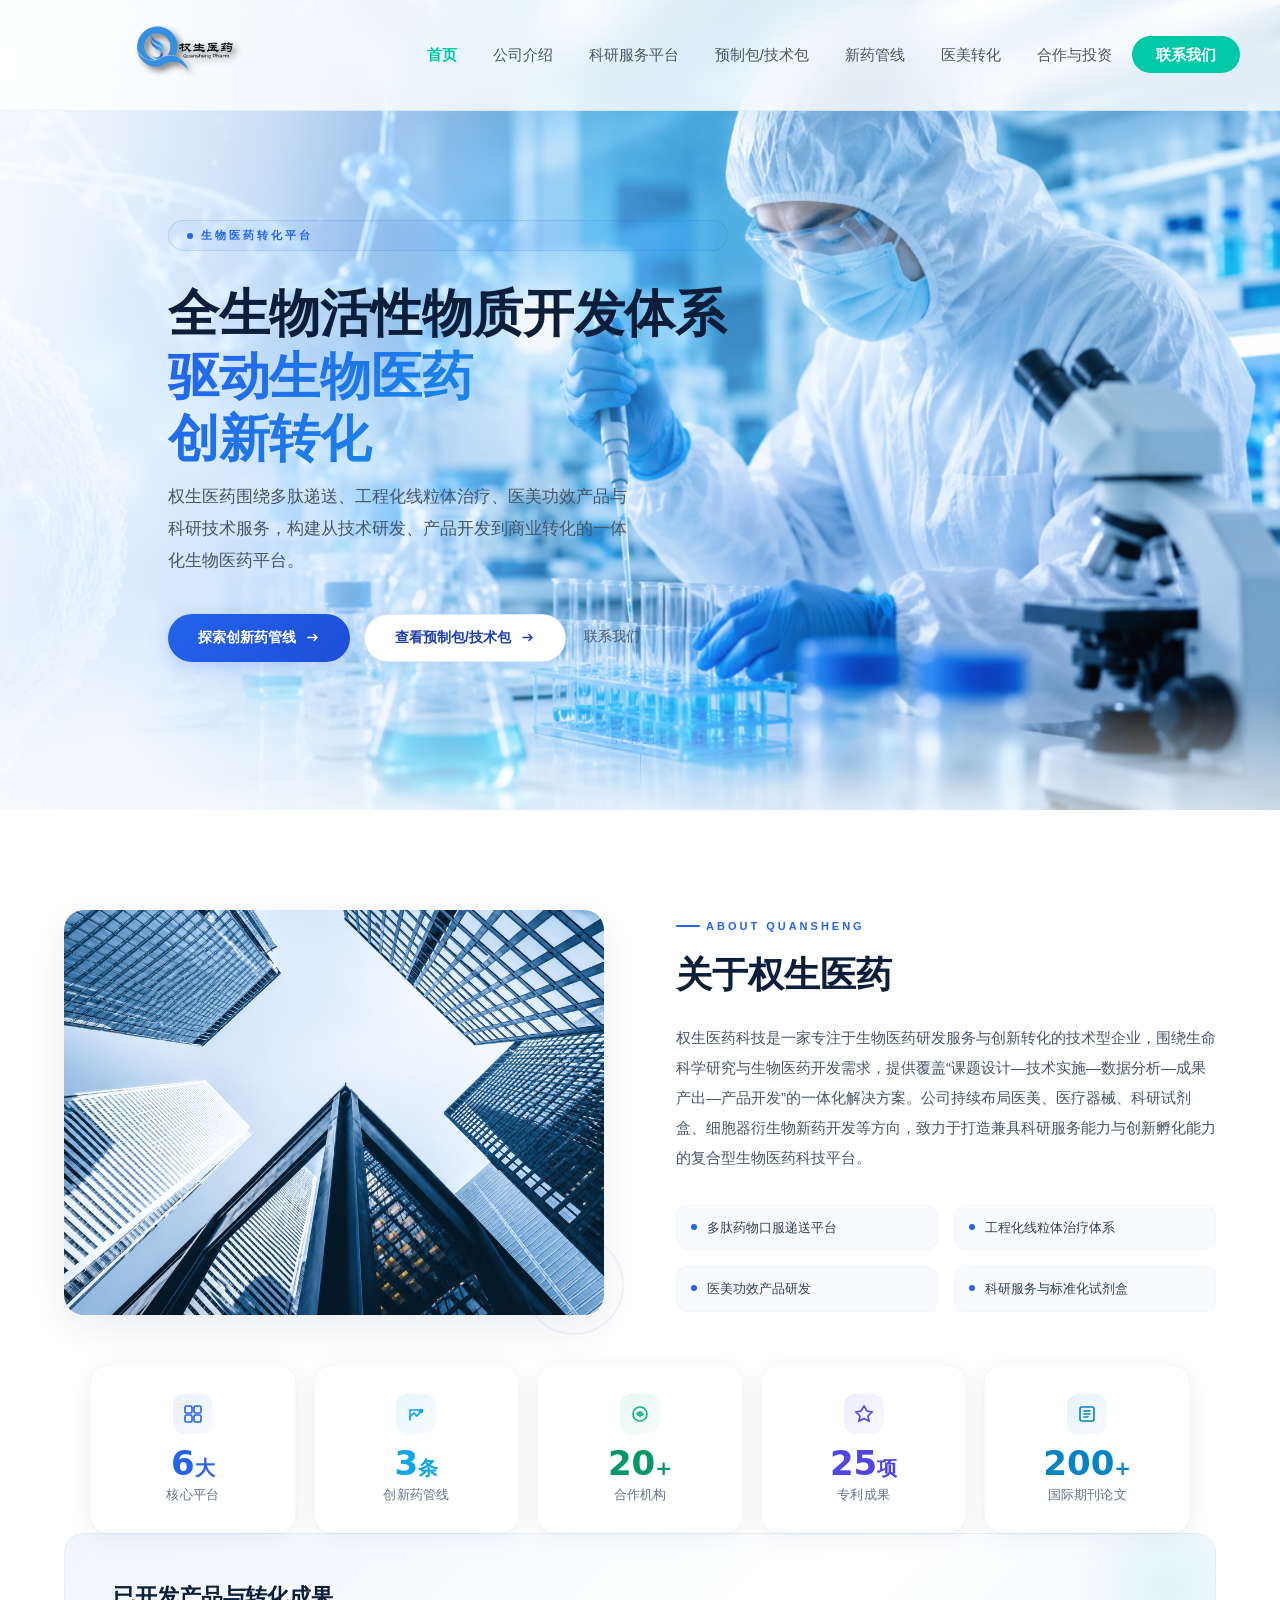
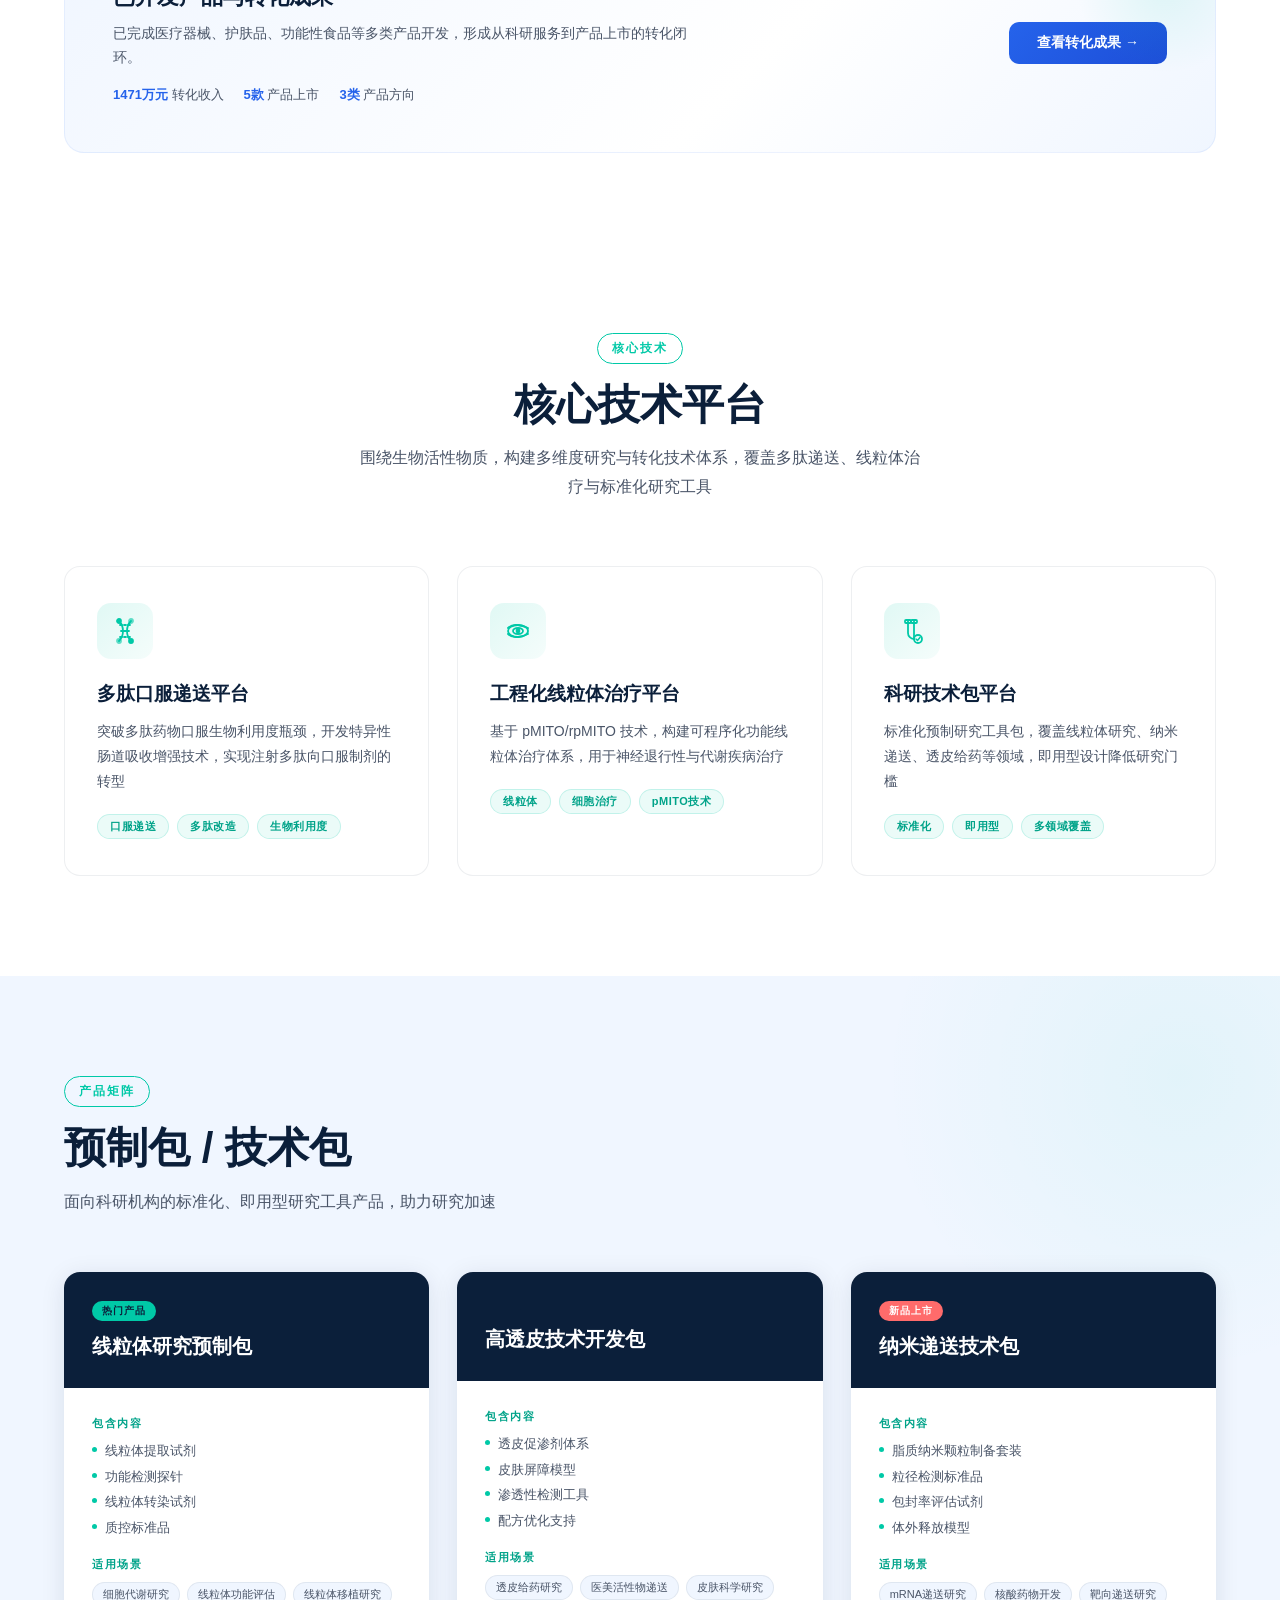
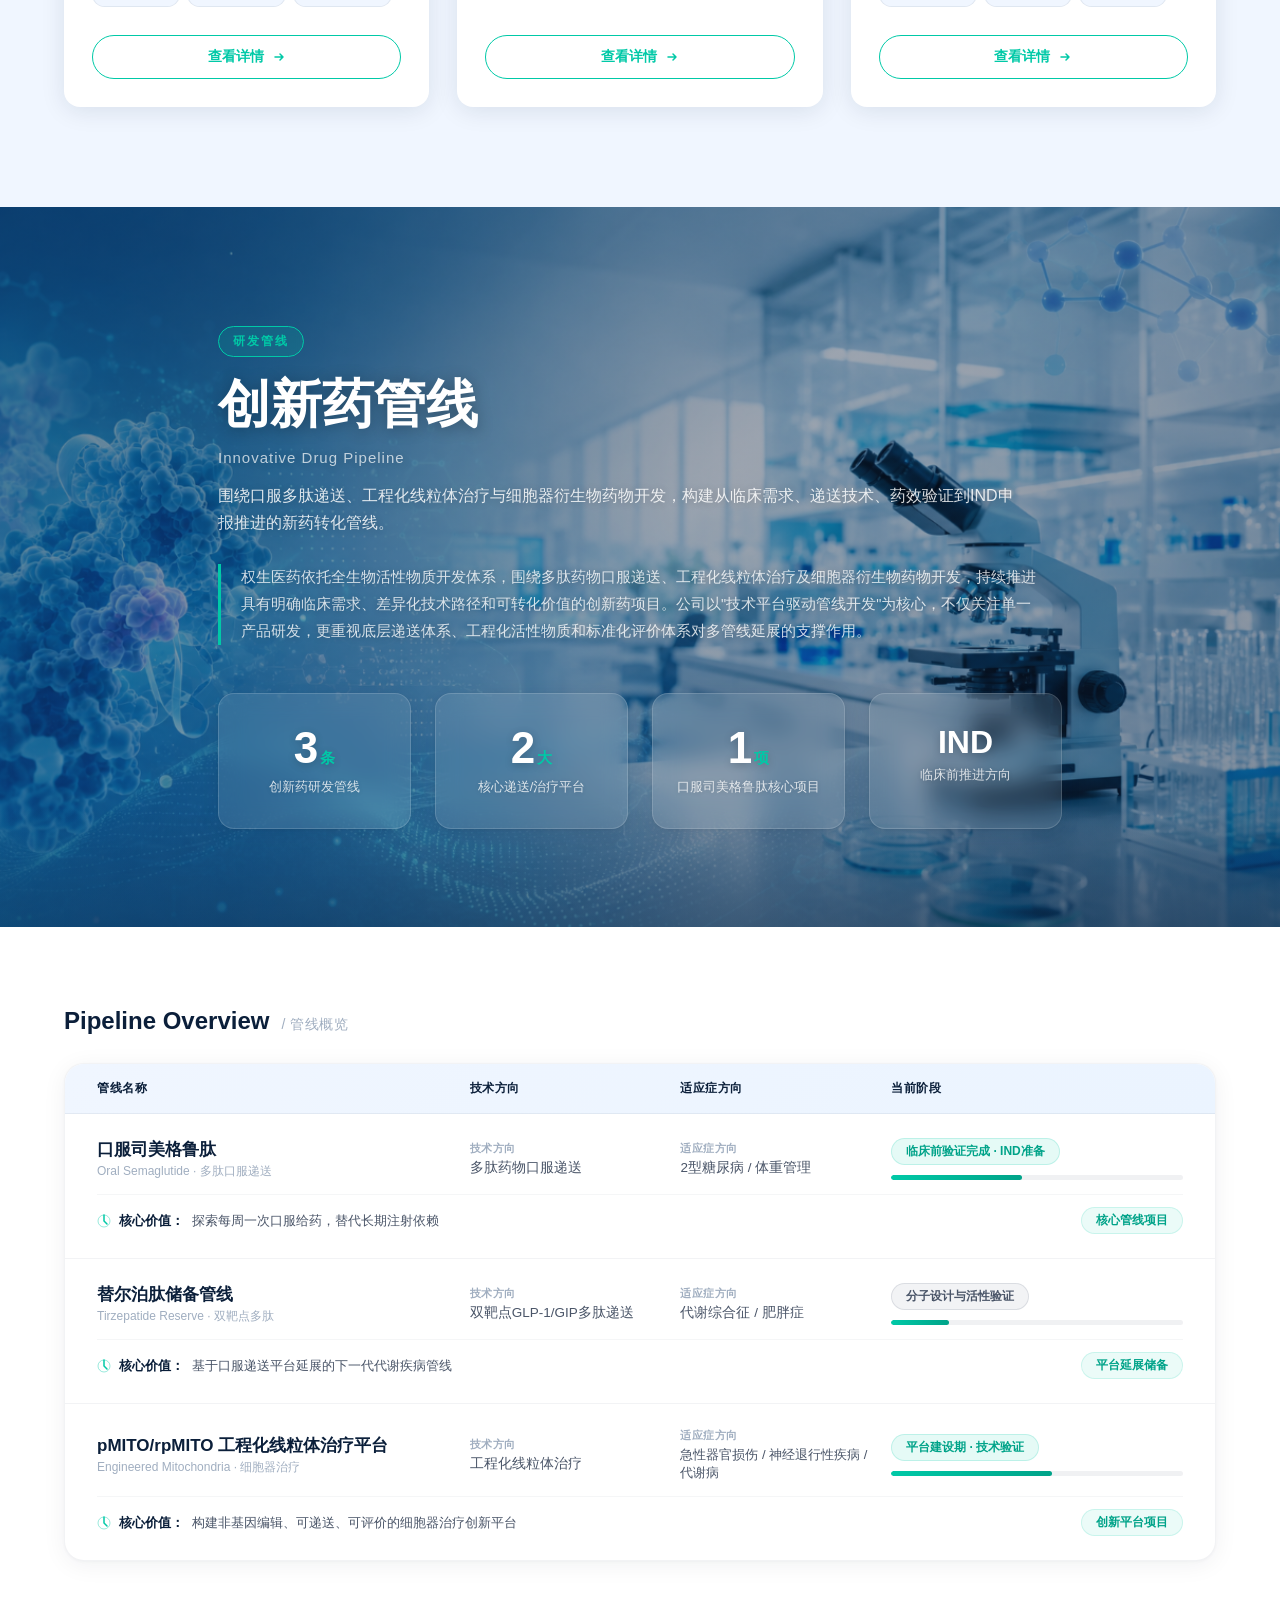
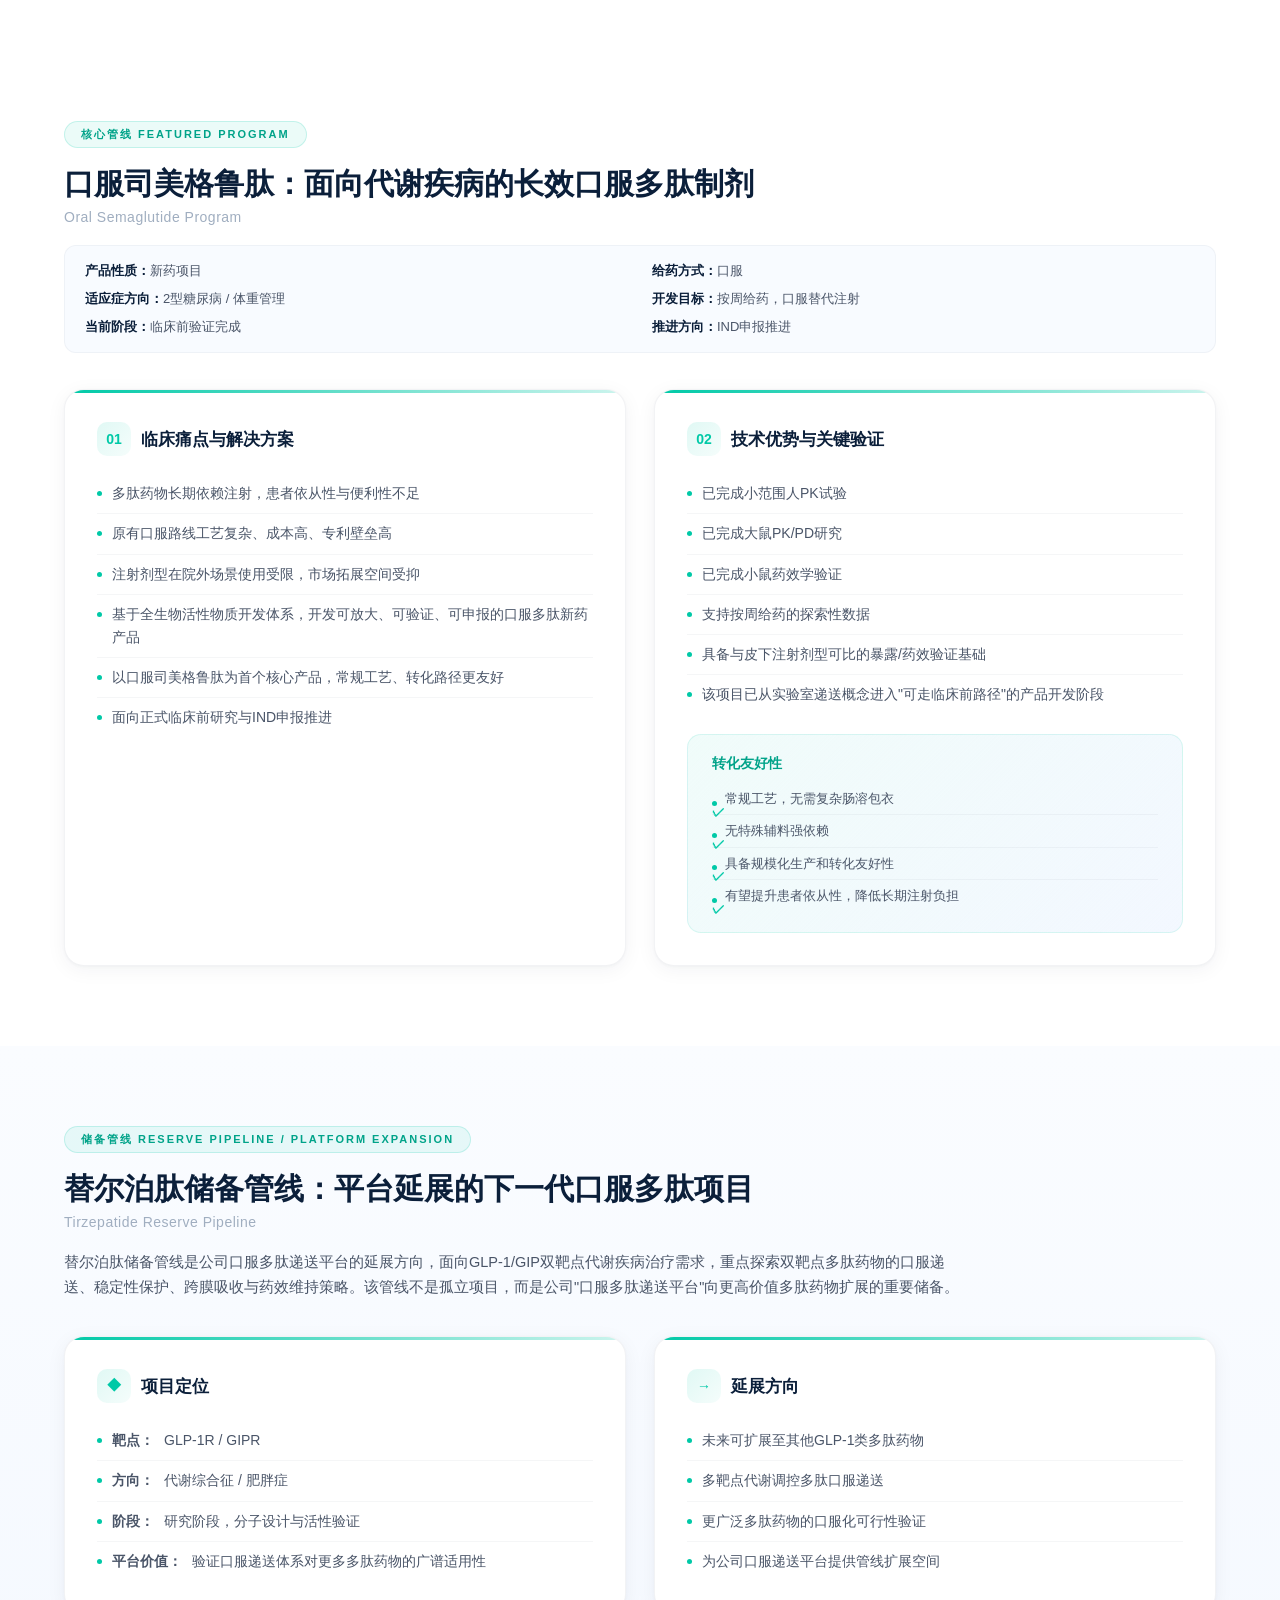
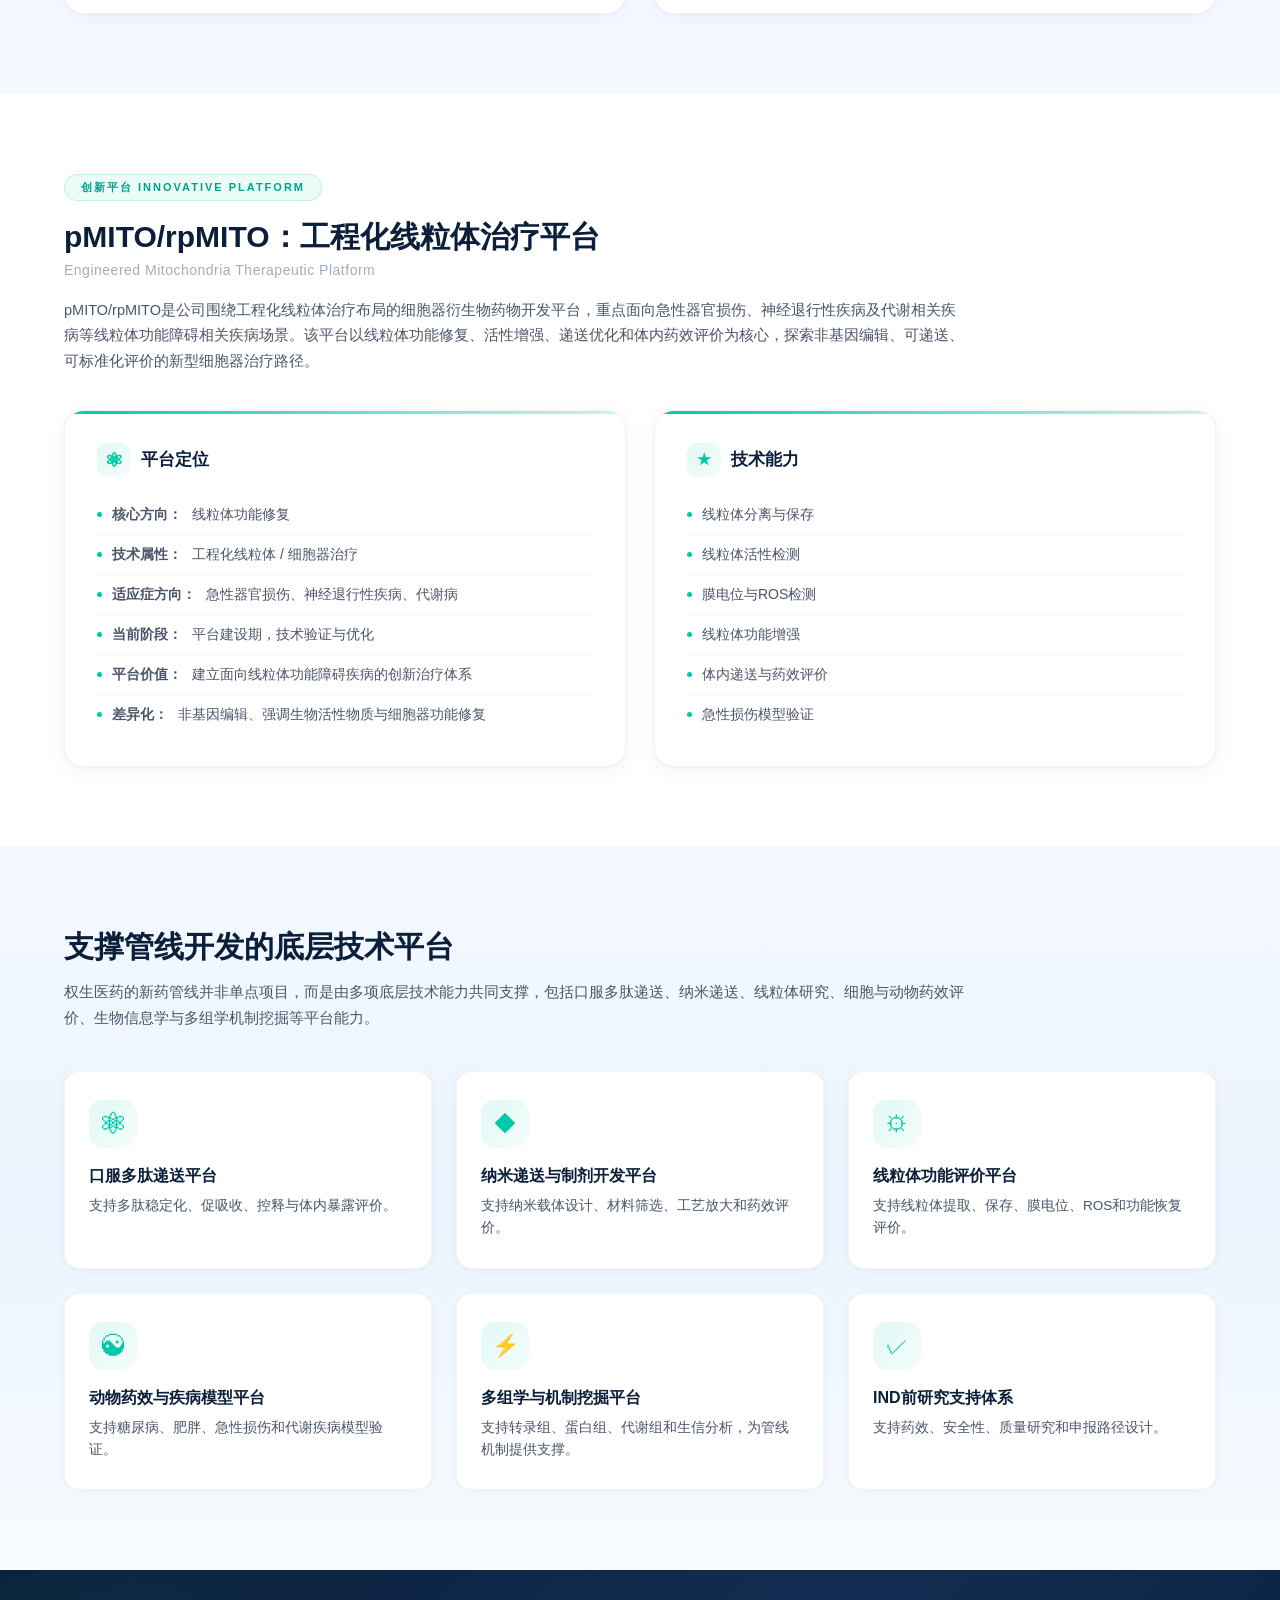
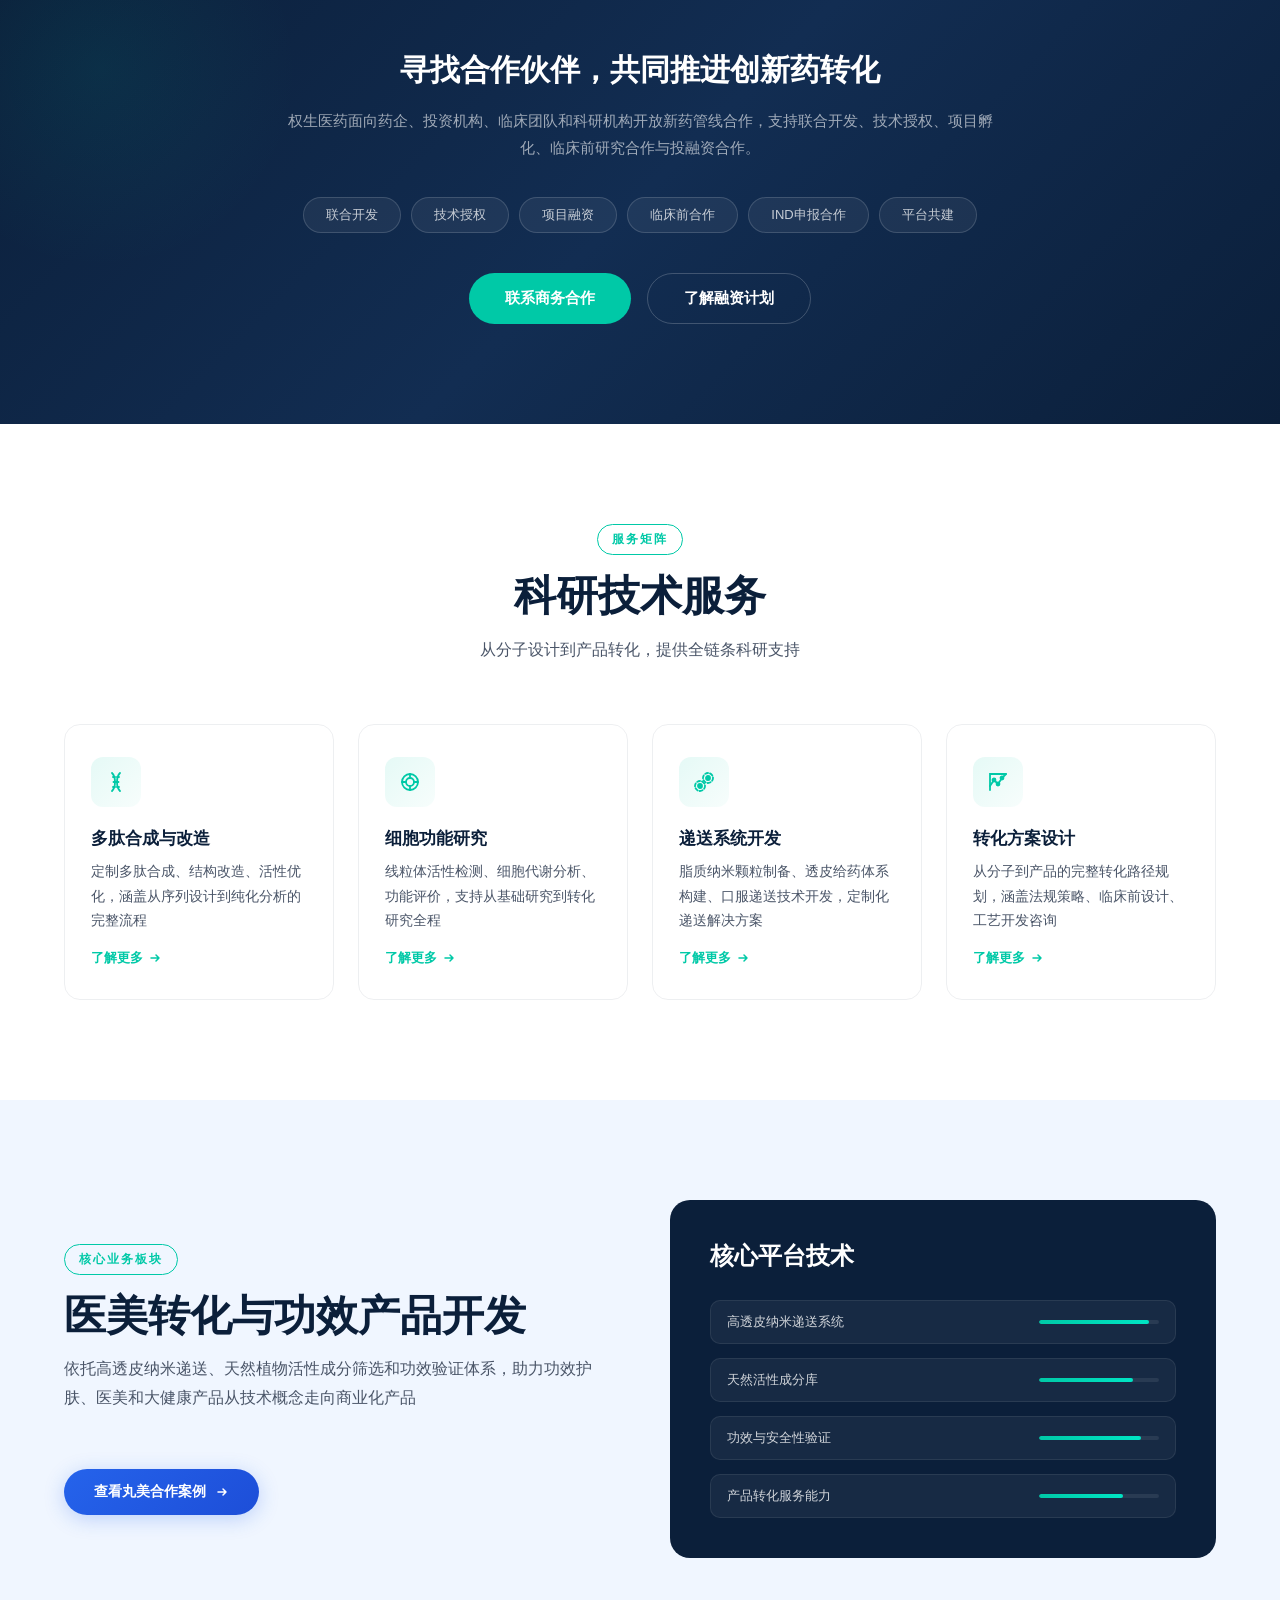
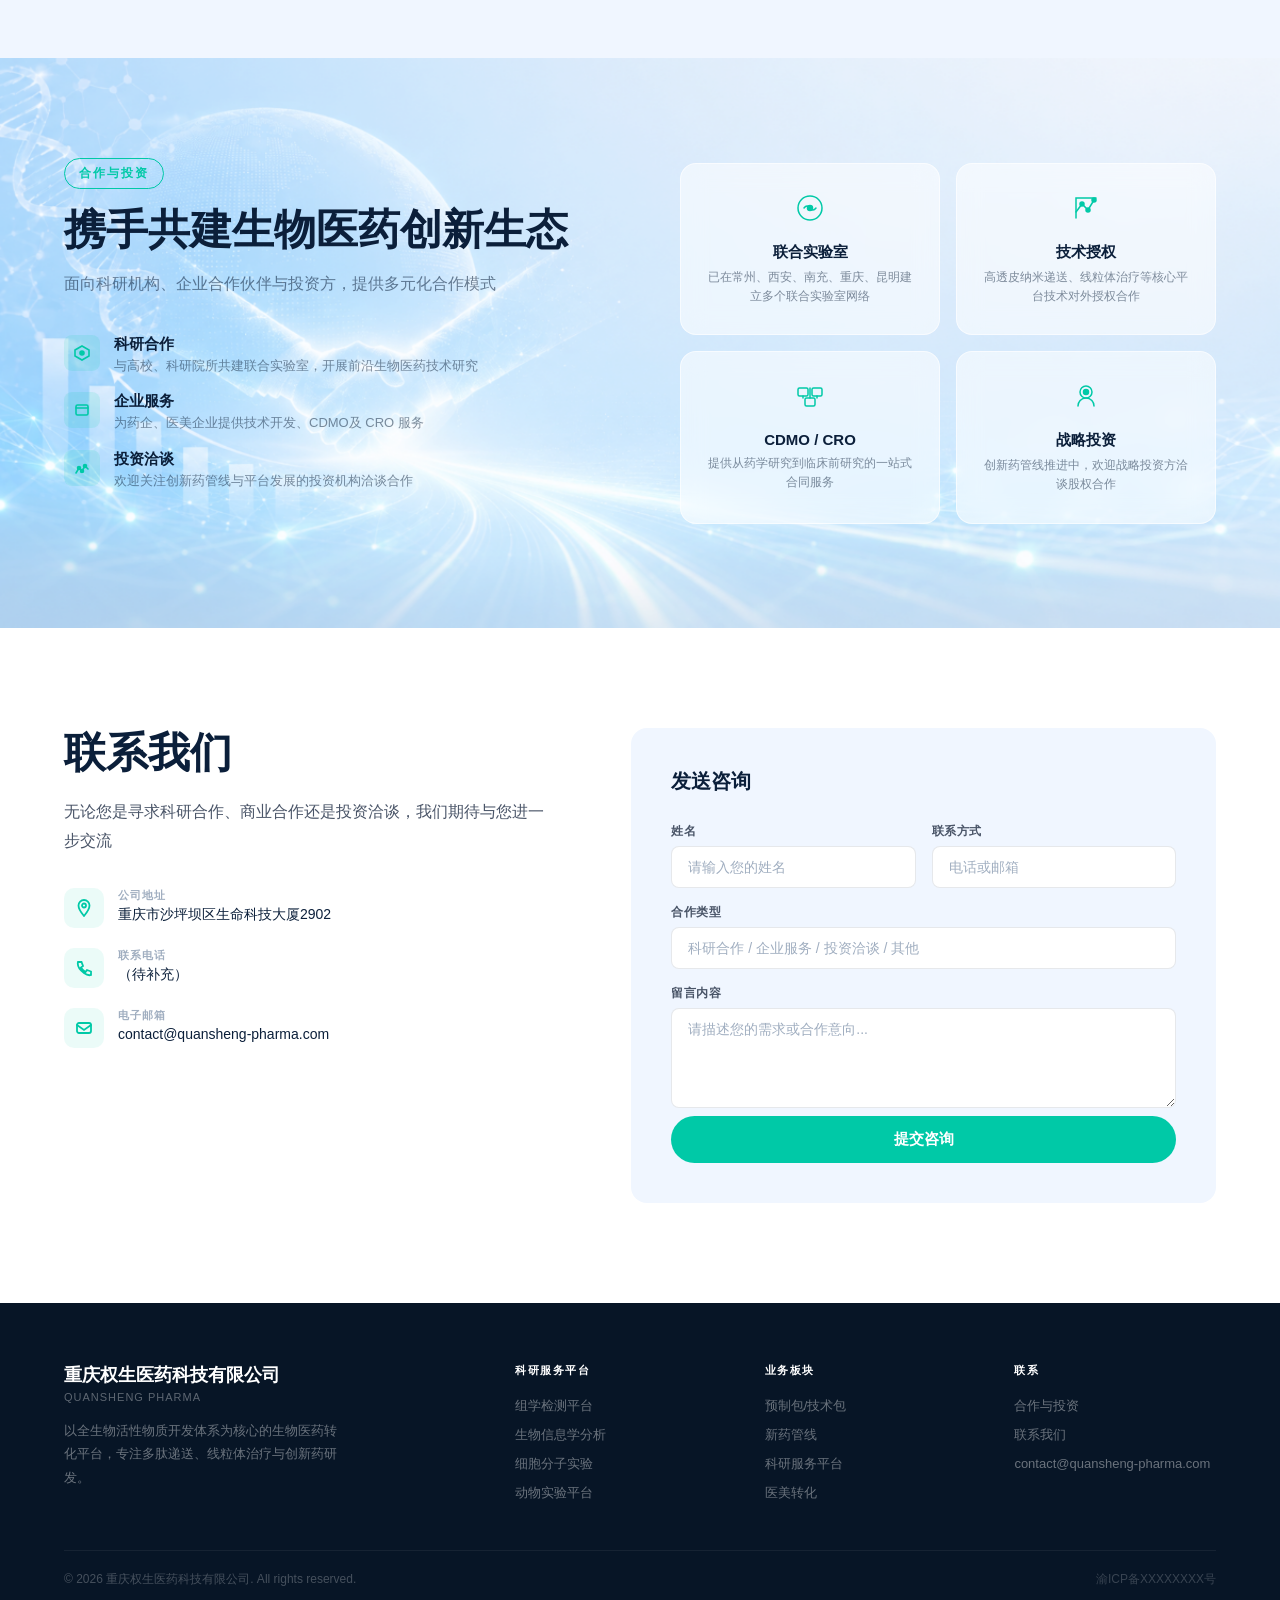
<file: index.html>
<!DOCTYPE html>
<html lang="zh-CN">
<head>
<meta charset="UTF-8">
<meta name="viewport" content="width=device-width, initial-scale=1.0">
<title>重庆权生医药科技有限公司 | 生物医药转化平台</title>
<meta name="description" content="重庆权生医药科技有限公司，以全生物活性物质开发体系为核心的生物医药转化平台，专注多肽药物口服递送、工程化线粒体治疗、创新药研发。">
<style>
/* ===== CSS Reset & Variables ===== */
*, *::before, *::after { box-sizing: border-box; margin: 0; padding: 0; }
:root {
  --deep-blue: #0B1F3A;
  --primary-blue: #1A56DB;
  --teal: #00C9A7;
  --teal-dark: #00A389;
  --light-bg: #F0F6FF;
  --white: #FFFFFF;
  --text-gray: #4A5568;
  --text-light: #A0AEC0;
  --border-light: rgba(255,255,255,0.12);
  --card-shadow: 0 4px 24px rgba(11,31,58,0.10);
  --card-shadow-hover: 0 12px 40px rgba(11,31,58,0.18);
  --radius: 16px;
  --radius-sm: 8px;
  --font-cn: 'Source Han Sans CN', 'Noto Sans SC', 'PingFang SC', 'Microsoft YaHei', sans-serif;
  --font-en: -apple-system, BlinkMacSystemFont, 'Segoe UI', system-ui, sans-serif;
  --transition: 0.32s cubic-bezier(0.4,0,0.2,1);
}
html { scroll-behavior: smooth; font-size: 16px; }
body {
  font-family: var(--font-cn);
  color: var(--text-gray);
  background: var(--white);
  overflow-x: hidden;
  -webkit-font-smoothing: antialiased;
}
a { text-decoration: none; color: inherit; }
ul { list-style: none; }
img { max-width: 100%; display: block; }
button { cursor: pointer; border: none; outline: none; font-family: inherit; }
section { position: relative; overflow: hidden; }

/* ===== Utility ===== */
.container { max-width: 1200px; margin: 0 auto; padding: 0 24px; }
.section-tag {
  display: inline-flex; align-items: center; gap: 8px;
  font-size: 12px; font-weight: 600; letter-spacing: 2px;
  text-transform: uppercase; color: var(--teal);
  padding: 6px 14px; border: 1.5px solid var(--teal);
  border-radius: 100px; margin-bottom: 16px;
}
.section-title {
  font-size: clamp(28px, 4vw, 42px); font-weight: 700;
  line-height: 1.2; margin-bottom: 14px;
}
.section-sub {
  font-size: 16px; color: var(--text-gray);
  line-height: 1.8; max-width: 560px;
}
.fade-in {
  opacity: 0; transform: translateY(32px);
  transition: opacity 0.7s ease, transform 0.7s ease;
}
.fade-in.visible { opacity: 1; transform: translateY(0); }
.fade-in-delay-1 { transition-delay: 0.1s; }
.fade-in-delay-2 { transition-delay: 0.2s; }
.fade-in-delay-3 { transition-delay: 0.3s; }
.fade-in-delay-4 { transition-delay: 0.4s; }

/* ===== Navbar - Shared via nav.css ===== */

/* ===== HERO - Full-Screen Background Photo Style ===== */
#hero {
  min-height: 90vh;
  background-color: #0e2a4a;
  background-image: url('images/hero-lab.png');
  background-size: cover;
  background-position: center right;
  background-repeat: no-repeat;
  display: flex; align-items: center;
  position: relative; overflow: hidden;
  padding-top: 72px;
}
/* Gradient overlay: left white/light-blue → right transparent */
#hero::before {
  content: '';
  position: absolute;
  top: 0; left: 0; bottom: 0;
  width: 65%;
  background: linear-gradient(105deg,
    rgba(255,255,255,0.95) 0%,
    rgba(245,249,255,0.92) 15%,
    rgba(235,243,255,0.82) 30%,
    rgba(225,238,255,0.55) 45%,
    rgba(215,232,255,0.25) 58%,
    rgba(200,224,255,0.08) 70%,
    transparent 100%
  );
  z-index: 1;
  pointer-events: none;
}
/* Subtle bottom fade for scroll transition */
#hero::after {
  content: '';
  position: absolute;
  bottom: 0; left: 0; right: 0;
  height: 120px;
  background: linear-gradient(to bottom, transparent, rgba(255,255,255,0.7));
  z-index: 1;
  pointer-events: none;
}
.hero-inner {
  position: relative; z-index: 2;
  max-width: 1200px; margin: 0 auto; padding: 48px 8% 48px 10%;
  width: 100%;
}
.hero-content {
  display: flex; flex-direction: column;
  max-width: 560px;
}
.hero-left { max-width: 520px; width: 100%; }
.hero-tag {
  display: inline-flex; align-items: center; gap: 8px;
  font-size: 11px; font-weight: 600; letter-spacing: 3px;
  color: #2563EB; border: 1.5px solid rgba(37,99,235,0.16);
  padding: 7px 18px; border-radius: 100px; margin-bottom: 32px;
  background: rgba(37,99,235,0.04);
}
.hero-tag-dot {
  width: 6px; height: 6px; border-radius: 50%;
  background: #2563EB;
  animation: heroDotPulse 2s ease-in-out infinite;
}
@keyframes heroDotPulse {
  0%, 100% { opacity: 1; transform: scale(1); }
  50% { opacity: 0.5; transform: scale(0.7); }
}
.hero-title {
  font-size: clamp(32px, 4vw, 52px);
  font-weight: 800; color: #0B1F3A;
  line-height: 1.22; margin-bottom: 10px;
  letter-spacing: -0.3px;
}
.hero-title-accent {
  display: block;
  background: linear-gradient(135deg, #2563EB, #0EA5E9);
  -webkit-background-clip: text;
  -webkit-text-fill-color: transparent;
  background-clip: text;
  font-weight: 800;
}
.hero-subtitle {
  font-size: clamp(15px, 1.6vw, 17px);
  color: #475569;
  line-height: 1.9; max-width: 460px;
  margin-bottom: 36px;
  font-weight: 400;
}
.hero-actions { display: flex; flex-wrap: wrap; gap: 14px; }
.btn-primary {
  background: linear-gradient(135deg, #2563EB, #1D4ED8);
  color: #FFFFFF;
  padding: 14px 30px; border-radius: 100px;
  font-size: 14px; font-weight: 600;
  transition: all 0.3s ease;
  display: inline-flex; align-items: center; gap: 9px;
  box-shadow: 0 4px 20px rgba(37,99,235,0.25);
}
.btn-primary:hover {
  box-shadow: 0 8px 30px rgba(37,99,235,0.35);
  transform: translateY(-2px);
}
.btn-outline {
  background: #FFFFFF;
  color: #1E40AF;
  border: 1.5px solid rgba(37,99,235,0.14);
  padding: 14px 30px; border-radius: 100px;
  font-size: 14px; font-weight: 600;
  transition: all 0.3s ease;
  display: inline-flex; align-items: center; gap: 9px;
  box-shadow: 0 2px 12px rgba(37,99,235,0.06);
}
.btn-outline:hover {
  border-color: rgba(37,99,235,0.3);
  background: rgba(37,99,235,0.03);
  transform: translateY(-2px);
  box-shadow: 0 6px 24px rgba(37,99,235,0.1);
}
.btn-text {
  background: transparent; color: var(--text-gray);
  padding: 13px 4px; font-size: 14px; font-weight: 500;
  border-bottom: 1px solid transparent;
  transition: color var(--transition), border-color var(--transition);
  display: inline-flex; align-items: center;
}
.btn-text:hover { color: var(--deep-blue); border-bottom-color: var(--deep-blue); }

/* Scroll indicator */
.scroll-line {
  position: absolute; bottom: 24px; left: 50%;
  transform: translateX(-50%);
  display: flex; flex-direction: column; align-items: center; gap: 8px;
  color: rgba(37,99,235,0.3); font-size: 10px; letter-spacing: 3px;
  z-index: 2; font-weight: 500;
}
.scroll-line-bar {
  width: 1px; height: 32px;
  background: linear-gradient(to bottom, rgba(37,99,235,0.25), transparent);
  animation: scrollPulse 2s ease-in-out infinite;
}
@keyframes scrollPulse {
  0%, 100% { opacity: 0.3; transform: scaleY(1); }
  50% { opacity: 0.8; transform: scaleY(1.12); }
}

/* ===== ABOUT QUANSHENG ===== */
#about-hero {
  background: #FFFFFF;
  padding: 100px 0 80px;
  position: relative;
}
.about-hero-inner {
  max-width: 1200px; margin: 0 auto; padding: 0 24px;
  display: grid; grid-template-columns: 1fr 1fr;
  gap: 72px; align-items: center;
}
.about-hero-photo { position: relative; }
.about-hero-photo img {
  width: 100%; aspect-ratio: 4/3;
  object-fit: cover;
  border-radius: 20px;
  box-shadow: 0 12px 40px rgba(11,31,58,0.08);
  filter: saturate(0.85) brightness(1.02) hue-rotate(5deg);
}
.about-hero-accent {
  position: absolute;
  width: 100px; height: 100px;
  border: 2px solid rgba(37,99,235,0.07);
  border-radius: 50%;
  bottom: -20px; right: -20px;
  pointer-events: none;
}
.about-hero-tag {
  display: inline-flex; align-items: center; gap: 6px;
  font-size: 11px; font-weight: 600; letter-spacing: 3px;
  color: #2563EB; margin-bottom: 20px;
}
.about-hero-tag-line {
  width: 24px; height: 2px;
  background: #2563EB; border-radius: 1px;
}
.about-hero-title {
  font-size: clamp(26px, 3vw, 36px);
  font-weight: 800; color: #0B1F3A;
  line-height: 1.3; margin-bottom: 24px;
}
.about-hero-text {
  font-size: 15px; color: #475569;
  line-height: 2; margin-bottom: 32px;
}
.about-hero-features {
  display: grid; grid-template-columns: 1fr 1fr;
  gap: 16px;
}
.about-feature-item {
  display: flex; align-items: flex-start; gap: 10px;
  padding: 12px 14px;
  background: #F8FAFF;
  border-radius: 12px;
  border: 1px solid rgba(37,99,235,0.04);
  transition: all 0.3s ease;
}
.about-feature-item:hover {
  background: #F0F5FF;
  border-color: rgba(37,99,235,0.08);
}
.about-feature-dot {
  width: 6px; height: 6px;
  background: #2563EB; border-radius: 50%;
  flex-shrink: 0; margin-top: 6px;
}
.about-feature-text {
  font-size: 13px; color: #334155;
  font-weight: 500; line-height: 1.5;
}

/* ===== DATA CARDS BAR ===== */
#data-bar {
  position: relative; z-index: 3;
  margin-top: -30px;
  padding: 0 24px;
  margin-bottom: 0;
}
.data-bar-inner {
  max-width: 1100px; margin: 0 auto;
  display: grid; grid-template-columns: repeat(5, 1fr);
  gap: 18px;
}
.data-card {
  background: #FFFFFF;
  border-radius: 18px;
  padding: 28px 18px;
  text-align: center;
  box-shadow: 0 4px 28px rgba(11,31,58,0.06), 0 1px 3px rgba(11,31,58,0.03);
  border: 1px solid rgba(37,99,235,0.04);
  transition: all 0.3s ease;
}
.data-card:hover {
  transform: translateY(-3px);
  box-shadow: 0 10px 36px rgba(11,31,58,0.09);
  border-color: rgba(37,99,235,0.07);
}
.data-card-icon {
  width: 40px; height: 40px;
  border-radius: 11px;
  display: flex; align-items: center; justify-content: center;
  margin: 0 auto 12px;
}
.data-card-num {
  font-size: 34px; font-weight: 800;
  font-family: var(--font-en);
  line-height: 1; margin-bottom: 6px;
}
.dc-blue { color: #2563EB; }
.dc-cyan { color: #0EA5E9; }
.dc-emerald { color: #059669; }
.dc-indigo { color: #4F46E5; }
.dc-sky { color: #0284C7; }
.data-card-suffix { font-size: 20px; font-weight: 700; }
.data-card-label {
  font-size: 13px; color: #64748B;
  font-weight: 500; letter-spacing: 0.2px;
}

/* ===== TECH Platforms ===== *//* ===== TECH Platforms ===== */
#platforms {
  background: var(--white);
  padding: 100px 0;
}
.platforms-header {
  text-align: center; max-width: 600px;
  margin: 0 auto 64px;
}
.platforms-header .section-sub { margin: 0 auto; }
.platform-cards {
  display: grid; grid-template-columns: repeat(3, 1fr);
  gap: 28px;
}
.platform-card {
  background: var(--white);
  border: 1.5px solid rgba(11,31,58,0.07);
  border-radius: var(--radius);
  padding: 36px 32px;
  transition: box-shadow var(--transition), border-color var(--transition), transform var(--transition);
  position: relative; overflow: hidden;
}
.platform-card::before {
  content: ''; position: absolute; top: 0; left: 0; right: 0;
  height: 3px; background: linear-gradient(90deg, var(--teal), var(--teal-dark));
  transform: scaleX(0); transform-origin: left;
  transition: transform var(--transition);
}
.platform-card:hover {
  box-shadow: var(--card-shadow-hover);
  border-color: rgba(0,201,167,0.18);
  transform: translateY(-4px);
}
.platform-card:hover::before { transform: scaleX(1); }
.platform-icon {
  width: 56px; height: 56px;
  background: linear-gradient(135deg, rgba(0,201,167,0.12), rgba(0,201,167,0.04));
  border-radius: 14px; display: flex; align-items: center; justify-content: center;
  margin-bottom: 22px;
}
.platform-icon svg { width: 28px; height: 28px; }
.platform-title {
  font-size: 19px; font-weight: 700; color: var(--deep-blue);
  margin-bottom: 12px;
}
.platform-desc {
  font-size: 14px; color: var(--text-gray);
  line-height: 1.8; margin-bottom: 20px;
}
.platform-tags { display: flex; flex-wrap: wrap; gap: 8px; }
.tag {
  font-size: 11px; font-weight: 600;
  padding: 4px 12px; border-radius: 100px;
  background: rgba(0,201,167,0.08); color: var(--teal-dark);
  border: 1px solid rgba(0,201,167,0.18); letter-spacing: 0.5px;
}

/* ===== Product Kits ===== */
#kits {
  background: var(--light-bg);
  padding: 100px 0;
}
.kits-header { margin-bottom: 56px; }
.kits-grid {
  display: grid; grid-template-columns: repeat(3, 1fr);
  gap: 28px;
}
.kit-card {
  background: var(--white);
  border-radius: var(--radius);
  padding: 0; overflow: hidden;
  box-shadow: var(--card-shadow);
  transition: box-shadow var(--transition), transform var(--transition);
  display: flex; flex-direction: column;
}
.kit-card:hover {
  box-shadow: var(--card-shadow-hover);
  transform: translateY(-4px);
}
.kit-card-head {
  background: var(--deep-blue);
  padding: 28px 28px 24px;
  position: relative;
}
.kit-badge {
  display: inline-block; font-size: 10px; font-weight: 700;
  padding: 3px 10px; border-radius: 100px;
  background: var(--teal); color: var(--deep-blue);
  letter-spacing: 1px; text-transform: uppercase;
  margin-bottom: 12px;
}
.kit-badge.new { background: #FF6B6B; color: var(--white); }
.kit-card-title {
  font-size: 20px; font-weight: 700; color: var(--white);
  margin-bottom: 4px;
}
.kit-card-body { padding: 28px; flex: 1; }
.kit-section-label {
  font-size: 11px; font-weight: 700; letter-spacing: 1.5px;
  color: var(--teal-dark); text-transform: uppercase;
  margin-bottom: 10px; margin-top: 20px;
}
.kit-section-label:first-child { margin-top: 0; }
.kit-items { display: flex; flex-direction: column; gap: 6px; }
.kit-item {
  font-size: 13px; color: var(--text-gray);
  display: flex; align-items: flex-start; gap: 8px; line-height: 1.5;
}
.kit-item::before {
  content: ''; width: 5px; height: 5px;
  border-radius: 50%; background: var(--teal);
  margin-top: 6px; flex-shrink: 0;
}
.kit-scenarios { display: flex; flex-wrap: wrap; gap: 7px; }
.kit-scenario {
  font-size: 11px; color: var(--text-gray);
  background: var(--light-bg); padding: 4px 10px;
  border-radius: 100px; border: 1px solid rgba(11,31,58,0.07);
}
.kit-card-foot { padding: 0 28px 28px; }
.btn-kit {
  width: 100%; padding: 12px 20px;
  background: transparent; border: 1.5px solid var(--teal);
  border-radius: 100px; color: var(--teal);
  font-size: 14px; font-weight: 600;
  transition: background var(--transition), color var(--transition), transform 0.2s;
  display: flex; align-items: center; justify-content: center; gap: 8px;
}
.btn-kit:hover {
  background: var(--teal); color: var(--white);
  transform: translateY(-1px);
}


/* ===== Pipeline - Blue-White Biotech Style ===== */
#pipeline {
  background: var(--white);
  padding: 0;
  overflow: hidden;
}

/* --- Banner --- */
.pipeline-banner {
  position: relative;
  padding: 100px 0 80px;
  background-image: url('images/hero-pipeline-bg.png');
  background-size: cover;
  background-position: center center;
  background-repeat: no-repeat;
  min-height: 80vh;
  display: flex;
  align-items: center;
  overflow: hidden;
}
/* Blue/dark-blue semi-transparent overlay for text readability */
.pipeline-banner::before {
  content: '';
  position: absolute;
  inset: 0;
  background: linear-gradient(135deg, rgba(11,31,58,0.55) 0%, rgba(11,31,58,0.40) 50%, rgba(11,31,58,0.50) 100%);
  pointer-events: none;
  z-index: 1;
}
/* Bottom gradient for smooth transition to white content */
.pipeline-banner::after {
  content: '';
  position: absolute;
  bottom: 0; left: 0; right: 0;
  height: 120px;
  background: linear-gradient(transparent, rgba(11,31,58,0.30));
  pointer-events: none;
  z-index: 1;
}
.pipeline-banner .pipeline-header {
  position: relative; z-index: 2;
  max-width: 820px; margin-bottom: 28px;
}
.pipeline-banner .section-tag {
  color: var(--teal);
  border-color: var(--teal);
  background: rgba(0,201,167,0.15);
  backdrop-filter: blur(4px);
}
.pipeline-banner .section-title {
  color: var(--white);
  font-size: clamp(36px, 5vw, 52px);
  font-weight: 800; line-height: 1.2;
  text-shadow: 0 2px 16px rgba(0,0,0,0.3);
}
.pipeline-banner .pipeline-en-title {
  font-size: 15px; color: rgba(255,255,255,0.70);
  letter-spacing: 1px; font-weight: 500; margin-top: 8px;
  text-shadow: 0 1px 8px rgba(0,0,0,0.2);
}
.pipeline-banner .section-sub {
  color: rgba(255,255,255,0.85); font-size: 16px;
  line-height: 1.7; margin-top: 16px; max-width: 800px;
  text-shadow: 0 1px 8px rgba(0,0,0,0.2);
}
.pipeline-intro {
  position: relative; z-index: 2;
  max-width: 820px;
  color: rgba(255,255,255,0.80);
  font-size: 14.5px; line-height: 1.85;
  margin-bottom: 48px;
  border-left: 3px solid var(--teal);
  padding-left: 20px;
  text-shadow: 0 1px 6px rgba(0,0,0,0.2);
}

/* --- Stats Cards --- */
.pipeline-stats {
  position: relative; z-index: 2;
  display: grid; grid-template-columns: repeat(4, 1fr); gap: 24px;
  margin-bottom: 0;
  margin-top: 40px;
}
.pipeline-stat-card {
  background: rgba(255,255,255,0.10);
  backdrop-filter: blur(12px);
  -webkit-backdrop-filter: blur(12px);
  border-radius: 16px;
  padding: 32px 24px; text-align: center;
  box-shadow: 0 4px 20px rgba(11,31,58,0.10), 0 1px 4px rgba(11,31,58,0.06);
  border: 1px solid rgba(255,255,255,0.15);
  transition: transform var(--transition), box-shadow var(--transition), background var(--transition);
}
.pipeline-stat-card:hover {
  transform: translateY(-6px);
  background: rgba(255,255,255,0.18);
  box-shadow: 0 12px 36px rgba(11,31,58,0.15), 0 2px 8px rgba(0,201,167,0.12);
}
.pipeline-stat-num {
  font-size: 44px; font-weight: 800;
  color: var(--white); line-height: 1; margin-bottom: 8px;
  text-shadow: 0 2px 8px rgba(0,0,0,0.2);
}
.pipeline-stat-unit {
  font-size: 15px; font-weight: 600;
  color: var(--teal); display: inline; margin-left: 2px;
}
.pipeline-stat-label {
  font-size: 13px; color: rgba(255,255,255,0.80); margin-top: 6px;
  font-weight: 500;
  text-shadow: 0 1px 4px rgba(0,0,0,0.15);
}

/* --- Pipeline Overview Table --- */
.pipeline-overview {
  padding: 80px 0;
  background: var(--white);
}
.pipeline-overview-title {
  font-size: 24px; font-weight: 800; color: var(--deep-blue);
  margin-bottom: 28px; display: flex; align-items: baseline; gap: 12px;
}
.pipeline-overview-title span {
  font-size: 14px; font-weight: 500; color: var(--text-light); letter-spacing: 0.5px;
}
.pipeline-table-card {
  background: var(--white);
  border-radius: 20px;
  box-shadow: 0 4px 24px rgba(11,31,58,0.06), 0 1px 3px rgba(11,31,58,0.03);
  border: 1px solid rgba(11,31,58,0.05);
  overflow: hidden;
}
.pipeline-table-header {
  display: grid;
  grid-template-columns: 2.2fr 1.2fr 1.2fr 1.8fr;
  gap: 16px; padding: 16px 32px;
  background: linear-gradient(135deg, #F0F6FF, #EBF4FF);
  border-bottom: 1px solid rgba(11,31,58,0.06);
}
.pipeline-table-header .pth-label {
  font-size: 12px; font-weight: 700; color: var(--deep-blue);
  letter-spacing: 0.5px; text-transform: uppercase;
}
.pipeline-table { display: flex; flex-direction: column; }
.pipeline-row {
  padding: 24px 32px;
  border-bottom: 1px solid rgba(11,31,58,0.05);
  transition: background var(--transition);
}
.pipeline-row:last-child { border-bottom: none; }
.pipeline-row:hover { background: #FAFCFF; }
.pipeline-row-top {
  display: grid;
  grid-template-columns: 2.2fr 1.2fr 1.2fr 1.8fr;
  gap: 16px; align-items: center;
  margin-bottom: 14px;
}
.pipeline-drug-name {
  font-size: 17px; font-weight: 700; color: var(--deep-blue); margin-bottom: 2px;
}
.pipeline-drug-sub {
  font-size: 12px; color: var(--text-light); font-weight: 400;
}
.pipeline-meta-label {
  font-size: 11px; letter-spacing: 0.5px;
  color: var(--text-light); margin-bottom: 3px; font-weight: 600;
}
.pipeline-meta-value {
  font-size: 13.5px; color: var(--text-gray); font-weight: 500;
}
.pipeline-stage-badge {
  display: inline-block; font-size: 12px; font-weight: 600;
  padding: 4px 14px; border-radius: 100px;
  background: rgba(0,201,167,0.1); color: var(--teal-dark);
  border: 1px solid rgba(0,201,167,0.18);
}
.pipeline-progress-bar-wrap {
  height: 5px; background: rgba(11,31,58,0.06);
  border-radius: 100px; overflow: hidden;
}
.pipeline-progress-bar {
  height: 100%;
  background: linear-gradient(90deg, var(--teal), var(--teal-dark));
  border-radius: 100px; width: 0%;
  transition: width 1.4s cubic-bezier(0.4,0,0.2,1);
}
.pipeline-row-bottom {
  display: flex; align-items: center; gap: 16px;
  padding-top: 12px; border-top: 1px solid rgba(11,31,58,0.04);
  margin-left: 0;
}
.pipeline-indication {
  font-size: 13px; color: var(--text-gray);
  display: flex; align-items: center; gap: 8px;
}
.pipeline-indication strong { color: var(--deep-blue); }
.pipeline-feature {
  margin-left: auto; font-size: 12px; font-weight: 600;
  color: var(--teal-dark); padding: 4px 14px;
  background: rgba(0,201,167,0.08);
  border: 1px solid rgba(0,201,167,0.15);
  border-radius: 100px;
}

/* --- Focus Pipeline Sections --- */
.focus-pipeline {
  padding: 80px 0;
  background: var(--white);
}
.focus-pipeline:nth-child(even) {
  background: linear-gradient(180deg, #FAFCFF 0%, #F5F9FF 100%);
}
.focus-pipeline-header { margin-bottom: 36px; }
.focus-pipeline-tag {
  display: inline-block; font-size: 11px; font-weight: 700;
  letter-spacing: 2px; text-transform: uppercase;
  color: var(--teal-dark);
  background: rgba(0,201,167,0.08);
  border: 1px solid rgba(0,201,167,0.18);
  padding: 5px 16px; border-radius: 100px; margin-bottom: 16px;
}
.focus-pipeline-title {
  font-size: clamp(22px, 3.5vw, 30px); font-weight: 800; color: var(--deep-blue);
  line-height: 1.3; margin-bottom: 6px;
}
.focus-pipeline-en {
  font-size: 14px; color: var(--text-light);
  font-weight: 500; letter-spacing: 0.5px; margin-bottom: 20px;
}
.focus-pipeline-desc {
  color: var(--text-gray); font-size: 14.5px; line-height: 1.75; max-width: 900px;
}
.focus-pipeline-grid {
  display: grid; grid-template-columns: 1fr 1fr; gap: 28px; margin-top: 32px;
}
.focus-card {
  background: var(--white);
  border-radius: 20px; padding: 32px;
  box-shadow: 0 4px 20px rgba(11,31,58,0.05), 0 1px 3px rgba(11,31,58,0.03);
  border: 1px solid rgba(11,31,58,0.05);
  position: relative; overflow: hidden;
}
.focus-card::before {
  content: '';
  position: absolute; top: 0; left: 0; right: 0; height: 3px;
  background: linear-gradient(90deg, var(--teal), rgba(0,201,167,0.2));
  border-radius: 20px 20px 0 0;
}
.focus-card-title {
  font-size: 17px; font-weight: 700; color: var(--deep-blue);
  margin-bottom: 18px; display: flex; align-items: center; gap: 10px;
}
.focus-card-title .fc-icon {
  width: 34px; height: 34px; border-radius: 10px;
  background: linear-gradient(135deg, rgba(0,201,167,0.12), rgba(0,201,167,0.04));
  color: var(--teal); display: flex; align-items: center; justify-content: center;
  font-size: 14px; font-weight: 700; flex-shrink: 0;
}
.focus-card ul { list-style: none; padding: 0; }
.focus-card ul li {
  font-size: 14px; color: var(--text-gray);
  padding: 8px 0; border-bottom: 1px solid rgba(11,31,58,0.04);
  display: flex; align-items: flex-start; gap: 10px; line-height: 1.65;
}
.focus-card ul li:last-child { border-bottom: none; }
.focus-card ul li::before {
  content: ""; width: 5px; height: 5px; border-radius: 50%;
  background: var(--teal); flex-shrink: 0; margin-top: 9px;
}
.focus-info-grid {
  display: grid; grid-template-columns: repeat(2, 1fr); gap: 10px 24px;
  margin-bottom: 16px; margin-top: 16px;
  padding: 16px 20px; background: #F8FBFF;
  border-radius: 12px; border: 1px solid rgba(11,31,58,0.04);
}
.focus-info-item { font-size: 13px; color: var(--text-gray); }
.focus-info-item strong { color: var(--deep-blue); font-weight: 600; }
.focus-highlight-box {
  background: linear-gradient(135deg, rgba(0,201,167,0.06), rgba(240,246,255,0.8));
  border: 1px solid rgba(0,201,167,0.12);
  border-radius: 14px; padding: 20px 24px; margin-top: 20px;
}
.focus-highlight-box .fhl-title {
  font-size: 14px; font-weight: 700; color: var(--teal-dark); margin-bottom: 10px;
}
.focus-highlight-box .fhl-list { list-style: none; padding: 0; }
.focus-highlight-box .fhl-list li {
  font-size: 13px; color: var(--text-gray);
  padding: 5px 0; display: flex; align-items: center; gap: 8px;
}
.focus-highlight-box .fhl-list li::before {
  content: "\2713"; color: var(--teal); font-weight: 700; font-size: 13px;
}

/* --- Tech Platform Support --- */
.tech-platform-section {
  padding: 80px 0;
  background: linear-gradient(180deg, #F5F9FF 0%, #EBF4FF 50%, #F8FBFF 100%);
}
.tech-platform-section .tp-title {
  font-size: clamp(22px, 3.5vw, 30px); font-weight: 800;
  color: var(--deep-blue); margin-bottom: 12px;
}
.tech-platform-section .tp-sub {
  font-size: 14.5px; color: var(--text-gray);
  line-height: 1.75; margin-bottom: 40px; max-width: 900px;
}
.tech-platform-grid {
  display: grid; grid-template-columns: repeat(3, 1fr); gap: 24px;
}
.tech-platform-card {
  background: var(--white);
  border-radius: 16px; padding: 28px 24px;
  box-shadow: 0 2px 12px rgba(11,31,58,0.04), 0 1px 3px rgba(11,31,58,0.02);
  border: 1px solid rgba(11,31,58,0.04);
  transition: transform var(--transition), box-shadow var(--transition);
}
.tech-platform-card:hover {
  transform: translateY(-6px);
  box-shadow: 0 12px 36px rgba(11,31,58,0.08), 0 2px 8px rgba(0,201,167,0.06);
}
.tech-platform-card .tpc-icon {
  width: 48px; height: 48px; border-radius: 14px;
  background: linear-gradient(135deg, rgba(0,201,167,0.12), rgba(0,201,167,0.04));
  display: flex; align-items: center; justify-content: center;
  font-size: 22px; margin-bottom: 18px; color: var(--teal);
}
.tech-platform-card .tpc-name {
  font-size: 16px; font-weight: 700; color: var(--deep-blue); margin-bottom: 8px;
}
.tech-platform-card .tpc-desc {
  font-size: 13.5px; color: var(--text-gray); line-height: 1.65;
}

/* --- Cooperation CTA Section --- */
.pipeline-coop {
  padding: 80px 0 100px; text-align: center;
  background: linear-gradient(135deg, var(--deep-blue) 0%, #122D52 50%, #0B1F3A 100%);
  position: relative; overflow: hidden;
}
.pipeline-coop::before {
  content: '';
  position: absolute; top: -100px; left: -100px;
  width: 400px; height: 400px; border-radius: 50%;
  background: radial-gradient(circle, rgba(0,201,167,0.08) 0%, transparent 70%);
  pointer-events: none;
}
.pipeline-coop .coop-title {
  font-size: clamp(22px, 3.5vw, 30px); font-weight: 800;
  color: var(--white); margin-bottom: 16px;
  position: relative; z-index: 2;
}
.pipeline-coop .coop-desc {
  font-size: 15px; color: rgba(255,255,255,0.6);
  line-height: 1.8; max-width: 720px; margin: 0 auto 36px;
  position: relative; z-index: 2;
}
.coop-tags {
  display: flex; flex-wrap: wrap; justify-content: center; gap: 10px;
  margin-bottom: 40px; position: relative; z-index: 2;
}
.coop-tag {
  font-size: 13px; font-weight: 500; color: rgba(255,255,255,0.75);
  padding: 8px 22px; border-radius: 100px;
  border: 1px solid rgba(255,255,255,0.15);
  background: rgba(255,255,255,0.06);
  transition: background var(--transition), border-color var(--transition);
}
.coop-tag:hover {
  background: rgba(0,201,167,0.12);
  border-color: rgba(0,201,167,0.4);
  color: var(--teal);
}
.coop-buttons {
  display: flex; gap: 16px; justify-content: center; flex-wrap: wrap;
  position: relative; z-index: 2;
}
.coop-btn {
  display: inline-flex; align-items: center; gap: 8px;
  font-size: 15px; font-weight: 600;
  padding: 15px 36px; border-radius: 100px;
  transition: background var(--transition), box-shadow var(--transition), transform var(--transition);
}
.coop-btn-primary {
  background: var(--teal); color: var(--white); text-decoration: none;
}
.coop-btn-primary:hover {
  background: var(--teal-dark);
  box-shadow: 0 6px 28px rgba(0,201,167,0.35);
  transform: translateY(-2px);
}
.coop-btn-outline {
  background: transparent; color: var(--white);
  border: 1.5px solid rgba(255,255,255,0.2); text-decoration: none;
}
.coop-btn-outline:hover {
  border-color: var(--teal); color: var(--teal);
  transform: translateY(-2px);
}

/* --- Pipeline responsive --- */
@media (max-width: 900px) {
  .pipeline-banner { padding: 80px 0 60px; min-height: 75vh; }
  .pipeline-stats { grid-template-columns: repeat(2, 1fr); gap: 16px; }
  .focus-pipeline-grid { grid-template-columns: 1fr; }
  .tech-platform-grid { grid-template-columns: repeat(2, 1fr); }
  .pipeline-table-header { display: none; }
  .pipeline-row-top {
    grid-template-columns: 1fr 1fr;
    gap: 14px;
  }
  .pipeline-progress-col { grid-column: 1 / -1; }
}
@media (max-width: 600px) {
  .pipeline-banner { padding: 70px 0 50px; min-height: 70vh; }
  .pipeline-stats { grid-template-columns: 1fr 1fr; gap: 12px; }
  .pipeline-stat-card { padding: 24px 16px; }
  .pipeline-stat-num { font-size: 36px; }
  .tech-platform-grid { grid-template-columns: 1fr; }
  .focus-pipeline-title { font-size: 22px; }
  .pipeline-row { padding: 20px 16px; }
  .pipeline-row-top { grid-template-columns: 1fr 1fr; gap: 10px; }
  .focus-card { padding: 24px 20px; }
  .coop-buttons { flex-direction: column; align-items: center; }
}


/* ===== Services ===== */
#services {
  background: var(--white);
  padding: 100px 0;
}
.services-header { text-align: center; max-width: 600px; margin: 0 auto 60px; }
.services-header .section-sub { margin: 0 auto; }
.services-grid {
  display: grid; grid-template-columns: repeat(4, 1fr);
  gap: 24px;
}
.service-card {
  border: 1.5px solid rgba(11,31,58,0.07);
  border-radius: var(--radius); padding: 32px 26px;
  transition: box-shadow var(--transition), border-color var(--transition), transform var(--transition);
  position: relative; overflow: hidden;
}
.service-card:hover {
  box-shadow: var(--card-shadow-hover);
  border-color: rgba(0,201,167,0.2);
  transform: translateY(-4px);
}
.service-icon {
  width: 50px; height: 50px;
  background: linear-gradient(135deg, rgba(0,201,167,0.1), rgba(0,201,167,0.03));
  border-radius: 12px; display: flex; align-items: center; justify-content: center;
  margin-bottom: 20px;
}
.service-icon svg { width: 24px; height: 24px; }
.service-title {
  font-size: 17px; font-weight: 700; color: var(--deep-blue);
  margin-bottom: 10px;
}
.service-desc {
  font-size: 13.5px; color: var(--text-gray); line-height: 1.8;
}
.service-link {
  display: inline-flex; align-items: center; gap: 6px;
  font-size: 13px; font-weight: 600; color: var(--teal);
  margin-top: 16px;
  transition: gap var(--transition);
}
.service-link:hover { gap: 10px; }

/* ===== MedAesthetic ===== */
#medaes {
  background: var(--light-bg);
  padding: 100px 0;
}
.medaes-inner {
  display: grid; grid-template-columns: 1fr 1fr;
  gap: 60px; align-items: center;
}
.medaes-text .section-title { color: var(--deep-blue); }
.medaes-text .section-sub { margin-bottom: 32px; }
.medaes-cases { display: flex; flex-direction: column; gap: 16px; }
.medaes-case {
  background: var(--white);
  border-radius: var(--radius-sm); padding: 20px 22px;
  display: flex; gap: 16px; align-items: flex-start;
  box-shadow: 0 2px 12px rgba(11,31,58,0.06);
  border: 1px solid rgba(11,31,58,0.05);
  transition: box-shadow var(--transition);
}
.medaes-case:hover { box-shadow: var(--card-shadow); }
.medaes-case-icon {
  width: 40px; height: 40px; flex-shrink: 0;
  background: rgba(0,201,167,0.1); border-radius: 10px;
  display: flex; align-items: center; justify-content: center;
}
.medaes-case-title { font-size: 15px; font-weight: 700; color: var(--deep-blue); margin-bottom: 4px; }
.medaes-case-desc { font-size: 13px; color: var(--text-gray); line-height: 1.6; }
.medaes-right { position: relative; }
.medaes-visual {
  background: var(--deep-blue); border-radius: 20px;
  padding: 40px; position: relative; overflow: hidden;
}
.medaes-visual-title {
  font-size: 24px; font-weight: 700; color: var(--white); margin-bottom: 28px;
}
.medaes-tech-list { display: flex; flex-direction: column; gap: 14px; }
.medaes-tech-item {
  display: flex; align-items: center; justify-content: space-between;
  padding: 12px 16px;
  background: rgba(255,255,255,0.05); border-radius: 10px;
  border: 1px solid rgba(255,255,255,0.08);
}
.medaes-tech-name { font-size: 13px; color: rgba(255,255,255,0.8); font-weight: 500; }
.medaes-tech-bar-wrap {
  width: 120px; height: 4px; background: rgba(255,255,255,0.08);
  border-radius: 100px; overflow: hidden;
}
.medaes-tech-bar {
  height: 100%; border-radius: 100px;
  background: linear-gradient(90deg, var(--teal), #00E5C4);
}

/* ===== Cooperation ===== */
#cooperation {
  background-image: url('images/hero-cooperation-bg.png');
  background-size: cover;
  background-position: center center;
  background-repeat: no-repeat;
  padding: 100px 0;
  position: relative;
}
#cooperation::before {
  content: '';
  position: absolute;
  inset: 0;
  background: rgba(240,248,255,0.28);
  pointer-events: none;
  z-index: 1;
}
#cooperation .container {
  position: relative;
  z-index: 2;
}
.cooperation-inner {
  display: grid; grid-template-columns: 1fr 1fr;
  gap: 80px; align-items: center;
}
.coop-text .section-title { color: var(--deep-blue); }
.coop-text .section-sub { color: rgba(11,31,58,0.55); margin-bottom: 36px; }
.coop-text .section-tag { color: var(--teal); border-color: var(--teal); }
.coop-list { display: flex; flex-direction: column; gap: 16px; margin-bottom: 36px; }
.coop-item {
  display: flex; gap: 14px; align-items: flex-start;
}
.coop-item-icon {
  width: 36px; height: 36px; flex-shrink: 0;
  background: rgba(0,201,167,0.12); border-radius: 8px;
  display: flex; align-items: center; justify-content: center;
}
.coop-item-title { font-size: 15px; font-weight: 700; color: var(--deep-blue); margin-bottom: 2px; }
.coop-item-desc { font-size: 13px; color: rgba(11,31,58,0.5); line-height: 1.6; }
.coop-cards {
  display: grid; grid-template-columns: 1fr 1fr;
  gap: 16px;
}
.coop-card {
  background: rgba(255,255,255,0.55);
  backdrop-filter: blur(12px);
  -webkit-backdrop-filter: blur(12px);
  border: 1px solid rgba(255,255,255,0.6);
  border-radius: var(--radius); padding: 28px 22px;
  text-align: center;
  transition: background var(--transition), border-color var(--transition);
}
.coop-card:hover {
  background: rgba(255,255,255,0.75);
  border-color: rgba(0,201,167,0.35);
}
.coop-card-icon {
  font-size: 28px; margin-bottom: 12px;
}
.coop-card-title { font-size: 15px; font-weight: 700; color: var(--deep-blue); margin-bottom: 6px; }
.coop-card-desc { font-size: 12px; color: rgba(11,31,58,0.5); line-height: 1.6; }

/* ===== Contact ===== */
#contact {
  background: var(--white);
  padding: 100px 0;
}
.contact-inner {
  display: grid; grid-template-columns: 1fr 1.2fr;
  gap: 80px; align-items: start;
}
.contact-info .section-title { color: var(--deep-blue); margin-bottom: 20px; }
.contact-detail {
  display: flex; flex-direction: column; gap: 20px;
  margin-bottom: 36px;
}
.contact-detail-item {
  display: flex; gap: 14px; align-items: flex-start;
}
.contact-detail-icon {
  width: 40px; height: 40px; flex-shrink: 0;
  background: rgba(0,201,167,0.08); border-radius: 10px;
  display: flex; align-items: center; justify-content: center;
}
.contact-detail-label {
  font-size: 11px; letter-spacing: 1px; text-transform: uppercase;
  color: var(--text-light); font-weight: 600; margin-bottom: 3px;
}
.contact-detail-value { font-size: 14px; color: var(--deep-blue); font-weight: 500; }
.contact-form {
  background: var(--light-bg);
  border-radius: var(--radius); padding: 40px;
}
.form-title { font-size: 20px; font-weight: 700; color: var(--deep-blue); margin-bottom: 28px; }
.form-grid { display: grid; grid-template-columns: 1fr 1fr; gap: 16px; }
.form-group { display: flex; flex-direction: column; gap: 6px; }
.form-group.full { grid-column: 1 / -1; }
.form-label {
  font-size: 12px; font-weight: 600; letter-spacing: 0.5px;
  color: var(--text-gray); text-transform: uppercase;
}
.form-control {
  padding: 12px 16px; border-radius: var(--radius-sm);
  border: 1.5px solid rgba(11,31,58,0.1);
  background: var(--white); font-family: inherit;
  font-size: 14px; color: var(--deep-blue);
  transition: border-color var(--transition), box-shadow var(--transition);
  outline: none;
}
.form-control:focus {
  border-color: var(--teal);
  box-shadow: 0 0 0 3px rgba(0,201,167,0.12);
}
.form-control::placeholder { color: var(--text-light); }
textarea.form-control { resize: vertical; min-height: 100px; }
.btn-submit {
  width: 100%; padding: 14px;
  background: var(--teal); color: var(--white);
  border-radius: 100px; font-size: 15px; font-weight: 700;
  transition: background var(--transition), box-shadow var(--transition), transform 0.2s;
  margin-top: 8px;
}
.btn-submit:hover {
  background: var(--teal-dark);
  box-shadow: 0 6px 24px rgba(0,201,167,0.3);
  transform: translateY(-1px);
}

/* ===== Footer ===== */
#footer {
  background: #071526;
  padding: 60px 0 0;
}
.footer-inner {
  display: grid; grid-template-columns: 2fr 1fr 1fr 1fr;
  gap: 48px; padding-bottom: 48px;
  border-bottom: 1px solid rgba(255,255,255,0.06);
}
.footer-brand .footer-logo-text {
  font-size: 18px; font-weight: 700; color: var(--white);
  margin-bottom: 4px;
}
.footer-brand .footer-logo-sub { font-size: 11px; color: rgba(255,255,255,0.35); letter-spacing: 1px; margin-bottom: 16px; }
.footer-brand-desc { font-size: 13px; color: rgba(255,255,255,0.4); line-height: 1.8; max-width: 280px; }
.footer-col-title {
  font-size: 13px; font-weight: 700; color: var(--white);
  letter-spacing: 0.5px; margin-bottom: 18px;
  text-transform: uppercase; font-size: 11px; letter-spacing: 1.5px;
}
.footer-links { display: flex; flex-direction: column; gap: 10px; }
.footer-links a {
  font-size: 13px; color: rgba(255,255,255,0.4);
  transition: color var(--transition);
}
.footer-links a:hover { color: var(--teal); }
.footer-bottom {
  display: flex; justify-content: space-between; align-items: center;
  padding: 20px 0; flex-wrap: wrap; gap: 12px;
}
.footer-copyright { font-size: 12px; color: rgba(255,255,255,0.25); }
.footer-icp { font-size: 12px; color: rgba(255,255,255,0.2); }

/* ===== Back to Top ===== */
#back-to-top {
  position: fixed; bottom: 32px; right: 32px; z-index: 999;
  width: 44px; height: 44px;
  background: var(--teal); border-radius: 12px;
  display: flex; align-items: center; justify-content: center;
  cursor: pointer; opacity: 0; pointer-events: none;
  transition: opacity var(--transition), transform var(--transition), background var(--transition);
  box-shadow: 0 4px 16px rgba(0,201,167,0.3);
}
#back-to-top.show { opacity: 1; pointer-events: all; }
#back-to-top:hover { background: var(--teal-dark); transform: translateY(-3px); }
#back-to-top svg { width: 18px; height: 18px; color: var(--white); }

/* ===== Responsive ===== */
@media (max-width: 1024px) {
  #hero {
    min-height: 80vh;
    background-position: center center;
  }
  #hero::before {
    width: 70%;
    background: linear-gradient(105deg,
      rgba(255,255,255,0.97) 0%,
      rgba(245,249,255,0.94) 15%,
      rgba(235,243,255,0.85) 30%,
      rgba(225,238,255,0.60) 45%,
      rgba(215,232,255,0.30) 58%,
      rgba(200,224,255,0.10) 70%,
      transparent 100%
    );
  }
  #hero::after {
    height: 80px;
  }
  .hero-inner {
    padding: 40px 6% 40px 8%;
  }
  .hero-content { max-width: 480px; }
  .about-hero-inner { grid-template-columns: 1fr; gap: 40px; }
  .data-bar-inner { grid-template-columns: repeat(3, 1fr); gap: 14px; }
  .data-card { padding: 24px 16px; }
  .data-card-num { font-size: 28px; }
  .platform-cards { grid-template-columns: 1fr 1fr; }
  .kits-grid { grid-template-columns: 1fr 1fr; }
  .services-grid { grid-template-columns: 1fr 1fr; }
  .footer-inner { grid-template-columns: 1fr 1fr; gap: 36px; }
  .pipeline-row-top { grid-template-columns: 2fr 1fr 1fr; }
  .pipeline-row-top > .pipeline-progress-col { grid-column: 1 / -1; }
  .cooperation-inner { grid-template-columns: 1fr; gap: 48px; }
  .medaes-inner { grid-template-columns: 1fr; }
  .contact-inner { grid-template-columns: 1fr; gap: 48px; }
}
@media (max-width: 768px) {
  #hero {
    min-height: 70vh;
    background-position: center center;
  }
  #hero::before {
    width: 100%;
    background: linear-gradient(180deg,
      rgba(255,255,255,0.98) 0%,
      rgba(255,255,255,0.95) 30%,
      rgba(255,255,255,0.85) 55%,
      rgba(255,255,255,0.50) 80%,
      rgba(255,255,255,0.20) 100%
    );
  }
  .hero-inner {
    padding: 32px 6% 48px;
  }
  .hero-content { max-width: 100%; }
  .hero-title { font-size: clamp(26px, 6vw, 38px); }
  .hero-actions { flex-direction: column; align-items: flex-start; }
  .data-bar-inner { grid-template-columns: repeat(2, 1fr); gap: 12px; }
  .data-card { padding: 20px 14px; border-radius: 14px; }
  .data-card-num { font-size: 24px; }
  .data-card-label { font-size: 12px; }
  .data-card-icon { width: 36px; height: 36px; }
  .about-hero-features { grid-template-columns: 1fr; }
  .platform-cards { grid-template-columns: 1fr; }
  .kits-grid { grid-template-columns: 1fr; }
  .services-grid { grid-template-columns: 1fr; }
  .coop-cards { grid-template-columns: 1fr; }
  .footer-inner { grid-template-columns: 1fr; }
  .pipeline-row-top { grid-template-columns: 1fr 1fr; }
  .form-grid { grid-template-columns: 1fr; }
  .footer-bottom { flex-direction: column; text-align: center; }
}

/* ===== Decoration ===== */
.deco-circle {
  position: absolute; border-radius: 50%;
  background: radial-gradient(circle, rgba(0,201,167,0.06), transparent 70%);
  pointer-events: none;
}

/* ===== Translation Entry Card ===== */
.translation-entry {
  background: linear-gradient(135deg, #F0F6FF 0%, #FFFFFF 60%, #F0F6FF 100%);
  border-radius: 20px;
  padding: 48px;
  display: flex;
  align-items: center;
  gap: 40px;
  margin-bottom: 0;
  position: relative;
  overflow: hidden;
  border: 1px solid rgba(37,99,235,0.08);
}
.translation-entry::before {
  content: '';
  position: absolute;
  top: -40px;
  right: -40px;
  width: 180px;
  height: 180px;
  background: radial-gradient(circle, rgba(0,201,167,0.10), transparent 70%);
  border-radius: 50%;
}
.translation-entry-content {
  flex: 1;
  position: relative;
  z-index: 1;
}
.translation-entry-content h3 {
  font-size: 22px;
  font-weight: 700;
  color: var(--deep-blue);
  margin-bottom: 10px;
}
.translation-entry-content p {
  font-size: 14px;
  color: var(--text-gray);
  line-height: 1.7;
  max-width: 600px;
}
.translation-entry-btn {
  display: inline-flex;
  align-items: center;
  gap: 8px;
  padding: 12px 28px;
  background: linear-gradient(135deg, #2563EB, #1d4ed8);
  color: white;
  border-radius: 10px;
  font-size: 14px;
  font-weight: 600;
  text-decoration: none;
  transition: all var(--transition);
  white-space: nowrap;
  flex-shrink: 0;
}
.translation-entry-btn:hover {
  background: linear-gradient(135deg, #1d4ed8, #1e40af);
  transform: translateY(-2px);
  box-shadow: 0 8px 24px rgba(37,99,235,0.3);
}
.translation-entry-stats {
  display: flex;
  gap: 20px;
  margin-top: 16px;
}
.te-stat {
  font-size: 13px;
  color: var(--text-gray);
}
.te-stat strong {
  color: #2563EB;
  font-weight: 700;
}
@media (max-width: 768px) {
  .translation-entry {
    flex-direction: column;
    padding: 32px 20px;
    text-align: center;
  }
  .translation-entry-content p { max-width: 100%; }
  .translation-entry-stats { justify-content: center; }
}
</style>
<link rel="stylesheet" href="nav.css">
</head>
<body>

<!-- ===== NAVBAR - Always Glass ===== -->
<nav id="navbar">
  <div class="nav-inner">
    <a href="index.html" class="nav-logo">
      <img src="images/logo.png" alt="权生医药 Quansheng Pharm">
    </a>
    <ul class="nav-menu">
      <li><a href="index.html" class="active">首页</a></li>
      <li><a href="about.html">公司介绍</a></li>
      <li><a href="research-service.html">科研服务平台</a></li>
      <li><a href="kits.html">预制包/技术包</a></li>
      <li><a href="index.html#pipeline">新药管线</a></li>
      <li><a href="medaes.html">医美转化</a></li>
      <li><a href="index.html#cooperation">合作与投资</a></li>
      <li><a href="index.html#contact" class="nav-cta">联系我们</a></li>
    </ul>
    <button class="nav-hamburger" id="nav-hamburger" aria-label="菜单">
      <span></span><span></span><span></span>
    </button>
  </div>
  <div class="mobile-menu" id="mobile-menu">
    <a href="index.html" class="active">首页</a>
    <a href="about.html">公司介绍</a>
    <a href="research-service.html">科研服务平台</a>
    <a href="kits.html">预制包/技术包</a>
    <a href="index.html#pipeline">新药管线</a>
    <a href="medaes.html">医美转化</a>
    <a href="index.html#cooperation">合作与投资</a>
    <a href="index.html#contact">联系我们</a>
  </div>
</nav>

<!-- ===== HERO ===== -->
<section id="hero">
  <div class="hero-inner">
    <div class="hero-content">
      <div class="hero-tag fade-in">
        <span class="hero-tag-dot"></span>
        生物医药转化平台
      </div>
      <h1 class="hero-title fade-in fade-in-delay-1">
        全生物活性物质开发体系
        <span class="hero-title-accent">驱动生物医药<br>创新转化</span>
      </h1>
      <p class="hero-subtitle fade-in fade-in-delay-2">
        权生医药围绕多肽递送、工程化线粒体治疗、医美功效产品与科研技术服务，构建从技术研发、产品开发到商业转化的一体化生物医药平台。
      </p>
      <div class="hero-actions fade-in fade-in-delay-3">
        <a href="#pipeline" class="btn-primary">
          探索创新药管线
          <svg width="15" height="15" viewBox="0 0 15 15" fill="none"><path d="M3 7.5h9M9 4.5l3 3-3 3" stroke="currentColor" stroke-width="1.5" stroke-linecap="round" stroke-linejoin="round"/></svg>
        </a>
        <a href="kits.html" class="btn-outline">
          查看预制包/技术包
          <svg width="15" height="15" viewBox="0 0 15 15" fill="none"><path d="M3 7.5h9M9 4.5l3 3-3 3" stroke="currentColor" stroke-width="1.5" stroke-linecap="round" stroke-linejoin="round"/></svg>
        </a>
        <a href="#contact" class="btn-text">联系我们</a>
      </div>
    </div>
  </div>
  <!-- Scroll indicator -->
  <div class="scroll-line">
    <span>SCROLL</span>
    <div class="scroll-line-bar"></div>
  </div>
</section>

<!-- ===== ABOUT QUANSHENG ===== -->
<section id="about-hero">
  <div class="about-hero-inner">
    <!-- Left: Laboratory photo -->
    <div class="about-hero-photo fade-in">
      <img
        src="images/wide_angle_dramatic_upward_looking_architectural.png"
        alt="权生医药 - 现代化生物医药平台"
        loading="lazy"
      />
      <div class="about-hero-accent"></div>
    </div>
    <!-- Right: Company intro -->
    <div class="about-hero-content fade-in fade-in-delay-1">
      <div class="about-hero-tag">
        <span class="about-hero-tag-line"></span>
        ABOUT QUANSHENG
      </div>
      <h2 class="about-hero-title">关于权生医药</h2>
      <p class="about-hero-text">
        权生医药科技是一家专注于生物医药研发服务与创新转化的技术型企业，围绕生命科学研究与生物医药开发需求，提供覆盖&ldquo;课题设计&mdash;技术实施&mdash;数据分析&mdash;成果产出&mdash;产品开发&rdquo;的一体化解决方案。公司持续布局医美、医疗器械、科研试剂盒、细胞器衍生物新药开发等方向，致力于打造兼具科研服务能力与创新孵化能力的复合型生物医药科技平台。
      </p>
      <div class="about-hero-features">
        <div class="about-feature-item">
          <div class="about-feature-dot"></div>
          <div class="about-feature-text">多肽药物口服递送平台</div>
        </div>
        <div class="about-feature-item">
          <div class="about-feature-dot"></div>
          <div class="about-feature-text">工程化线粒体治疗体系</div>
        </div>
        <div class="about-feature-item">
          <div class="about-feature-dot"></div>
          <div class="about-feature-text">医美功效产品研发</div>
        </div>
        <div class="about-feature-item">
          <div class="about-feature-dot"></div>
          <div class="about-feature-text">科研服务与标准化试剂盒</div>
        </div>
      </div>
    </div>
  </div>
</section>

<!-- ===== DATA CARDS BAR ===== -->
<div id="data-bar">
  <div class="data-bar-inner">
    <div class="data-card fade-in">
      <div class="data-card-icon" style="background: linear-gradient(135deg, rgba(37,99,235,0.10), rgba(37,99,235,0.03));">
        <svg width="20" height="20" viewBox="0 0 20 20" fill="none" stroke="#2563EB" stroke-width="1.6" stroke-linecap="round">
          <rect x="2" y="2" width="7" height="7" rx="1.5"/>
          <rect x="11" y="2" width="7" height="7" rx="1.5"/>
          <rect x="2" y="11" width="7" height="7" rx="1.5"/>
          <rect x="11" y="11" width="7" height="7" rx="1.5"/>
        </svg>
      </div>
      <div class="data-card-num dc-blue">6<span class="data-card-suffix">大</span></div>
      <div class="data-card-label">核心平台</div>
    </div>
    <div class="data-card fade-in fade-in-delay-1">
      <div class="data-card-icon" style="background: linear-gradient(135deg, rgba(14,165,233,0.10), rgba(14,165,233,0.03));">
        <svg width="20" height="20" viewBox="0 0 20 20" fill="none" stroke="#0EA5E9" stroke-width="1.6" stroke-linecap="round">
          <path d="M4 16 L4 6 L16 6"/>
          <path d="M4 13 L8 9 L11 12 L15 7"/>
          <circle cx="15" cy="7" r="1.5" fill="rgba(14,165,233,0.3)"/>
        </svg>
      </div>
      <div class="data-card-num dc-cyan">3<span class="data-card-suffix">条</span></div>
      <div class="data-card-label">创新药管线</div>
    </div>
    <div class="data-card fade-in fade-in-delay-2">
      <div class="data-card-icon" style="background: linear-gradient(135deg, rgba(16,185,129,0.10), rgba(16,185,129,0.03));">
        <svg width="20" height="20" viewBox="0 0 20 20" fill="none" stroke="#10B981" stroke-width="1.6" stroke-linecap="round">
          <circle cx="10" cy="10" r="7"/>
          <path d="M7 10 Q8.5 8, 10 10 Q11.5 12, 13 10"/>
          <circle cx="10" cy="10" r="2" fill="rgba(16,185,129,0.3)"/>
        </svg>
      </div>
      <div class="data-card-num dc-emerald">20<span class="data-card-suffix">+</span></div>
      <div class="data-card-label">合作机构</div>
    </div>
    <div class="data-card fade-in fade-in-delay-3">
      <div class="data-card-icon" style="background: linear-gradient(135deg, rgba(79,70,229,0.10), rgba(79,70,229,0.03));">
        <svg width="20" height="20" viewBox="0 0 20 20" fill="none" stroke="#4F46E5" stroke-width="1.6" stroke-linecap="round">
          <path d="M10 2 L13 7 L18 8 L14 12 L15 17 L10 14.5 L5 17 L6 12 L2 8 L7 7 Z"/>
        </svg>
      </div>
      <div class="data-card-num dc-indigo">25<span class="data-card-suffix">项</span></div>
      <div class="data-card-label">专利成果</div>
    </div>
    <div class="data-card fade-in fade-in-delay-4">
      <div class="data-card-icon" style="background: linear-gradient(135deg, rgba(2,132,199,0.10), rgba(2,132,199,0.03));">
        <svg width="20" height="20" viewBox="0 0 20 20" fill="none" stroke="#0284C7" stroke-width="1.6" stroke-linecap="round">
          <rect x="3" y="3" width="14" height="14" rx="2"/>
          <line x1="7" y1="7" x2="13" y2="7"/>
          <line x1="7" y1="10" x2="13" y2="10"/>
          <line x1="7" y1="13" x2="11" y2="13"/>
        </svg>
      </div>
      <div class="data-card-num dc-sky">200<span class="data-card-suffix">+</span></div>
      <div class="data-card-label">国际期刊论文</div>
    </div>
  </div>
</div>
<div class="container" style="margin-bottom:80px;">
  <div class="translation-entry fade-in">
    <div class="translation-entry-content">
      <h3>已开发产品与转化成果</h3>
      <p>已完成医疗器械、护肤品、功能性食品等多类产品开发，形成从科研服务到产品上市的转化闭环。</p>
      <div class="translation-entry-stats">
        <span class="te-stat"><strong>1471万元</strong> 转化收入</span>
        <span class="te-stat"><strong>5款</strong> 产品上市</span>
        <span class="te-stat"><strong>3类</strong> 产品方向</span>
      </div>
    </div>
    <a href="about.html#products-section" class="translation-entry-btn">查看转化成果 &rarr;</a>
  </div>
</div>

<!-- ===== PLATFORMS ===== --><!-- ===== PLATFORMS ===== -->
<section id="platforms">
  <div class="container">
    <div class="platforms-header fade-in">
      <div class="section-tag">核心技术</div>
      <h2 class="section-title" style="color: var(--deep-blue);">核心技术平台</h2>
      <p class="section-sub">围绕生物活性物质，构建多维度研究与转化技术体系，覆盖多肽递送、线粒体治疗与标准化研究工具</p>
    </div>
    <div class="platform-cards">
      <div class="platform-card fade-in fade-in-delay-1">
        <div class="platform-icon">
          <svg viewBox="0 0 28 28" fill="none" stroke="#00C9A7" stroke-width="1.8" stroke-linecap="round">
            <path d="M8 4 C8 4, 12 8, 12 14 C12 20, 8 24, 8 24"/>
            <path d="M20 4 C20 4, 16 8, 16 14 C16 20, 20 24, 20 24"/>
            <line x1="9" y1="8" x2="19" y2="8" stroke-dasharray="2 2"/>
            <line x1="10" y1="14" x2="18" y2="14"/>
            <line x1="9" y1="20" x2="19" y2="20" stroke-dasharray="2 2"/>
            <circle cx="8" cy="4" r="2" fill="#00C9A7"/>
            <circle cx="20" cy="4" r="2" fill="#00C9A7" opacity="0.6"/>
            <circle cx="8" cy="24" r="2" fill="#00C9A7" opacity="0.6"/>
            <circle cx="20" cy="24" r="2" fill="#00C9A7"/>
          </svg>
        </div>
        <h3 class="platform-title">多肽口服递送平台</h3>
        <p class="platform-desc">突破多肽药物口服生物利用度瓶颈，开发特异性肠道吸收增强技术，实现注射多肽向口服制剂的转型</p>
        <div class="platform-tags">
          <span class="tag">口服递送</span>
          <span class="tag">多肽改造</span>
          <span class="tag">生物利用度</span>
        </div>
      </div>
      <div class="platform-card fade-in fade-in-delay-2">
        <div class="platform-icon">
          <svg viewBox="0 0 28 28" fill="none" stroke="#00C9A7" stroke-width="1.8" stroke-linecap="round">
            <ellipse cx="14" cy="14" rx="10" ry="6" />
            <ellipse cx="14" cy="14" rx="5" ry="3" />
            <path d="M4 11 Q8 7, 14 8 Q20 9, 24 11"/>
            <path d="M4 17 Q8 21, 14 20 Q20 19, 24 17"/>
            <circle cx="14" cy="14" r="1.5" fill="#00C9A7"/>
          </svg>
        </div>
        <h3 class="platform-title">工程化线粒体治疗平台</h3>
        <p class="platform-desc">基于 pMITO/rpMITO 技术，构建可程序化功能线粒体治疗体系，用于神经退行性与代谢疾病治疗</p>
        <div class="platform-tags">
          <span class="tag">线粒体</span>
          <span class="tag">细胞治疗</span>
          <span class="tag">pMITO技术</span>
        </div>
      </div>
      <div class="platform-card fade-in fade-in-delay-3">
        <div class="platform-icon">
          <svg viewBox="0 0 28 28" fill="none" stroke="#00C9A7" stroke-width="1.8" stroke-linecap="round">
            <path d="M10 4 L10 16 C10 19.3, 12.7 22, 16 22"/>
            <path d="M16 4 L16 22"/>
            <rect x="7" y="3" width="6" height="3" rx="1"/>
            <rect x="13" y="3" width="6" height="3" rx="1"/>
            <circle cx="20" cy="22" r="4" stroke="#00C9A7"/>
            <path d="M18 22 L19.5 23.5 L22 20.5" stroke-width="1.5"/>
          </svg>
        </div>
        <h3 class="platform-title">科研技术包平台</h3>
        <p class="platform-desc">标准化预制研究工具包，覆盖线粒体研究、纳米递送、透皮给药等领域，即用型设计降低研究门槛</p>
        <div class="platform-tags">
          <span class="tag">标准化</span>
          <span class="tag">即用型</span>
          <span class="tag">多领域覆盖</span>
        </div>
      </div>
    </div>
  </div>
</section>

<!-- ===== KITS ===== -->
<section id="kits">
  <div class="deco-circle" style="width:600px;height:600px;top:-200px;right:-200px;"></div>
  <div class="container">
    <div class="kits-header fade-in">
      <div class="section-tag">产品矩阵</div>
      <h2 class="section-title" style="color: var(--deep-blue);">预制包 / 技术包</h2>
      <p class="section-sub">面向科研机构的标准化、即用型研究工具产品，助力研究加速</p>
    </div>
    <div class="kits-grid">
      <div class="kit-card fade-in fade-in-delay-1">
        <div class="kit-card-head">
          <div class="kit-badge">热门产品</div>
          <div class="kit-card-title">线粒体研究预制包</div>
        </div>
        <div class="kit-card-body">
          <div class="kit-section-label">包含内容</div>
          <ul class="kit-items">
            <li class="kit-item">线粒体提取试剂</li>
            <li class="kit-item">功能检测探针</li>
            <li class="kit-item">线粒体转染试剂</li>
            <li class="kit-item">质控标准品</li>
          </ul>
          <div class="kit-section-label">适用场景</div>
          <div class="kit-scenarios">
            <span class="kit-scenario">细胞代谢研究</span>
            <span class="kit-scenario">线粒体功能评估</span>
            <span class="kit-scenario">线粒体移植研究</span>
          </div>
        </div>
        <div class="kit-card-foot">
          <a href="kits.html" class="btn-kit">
            查看详情
            <svg width="14" height="14" viewBox="0 0 14 14" fill="none"><path d="M3 7h8M8 4l3 3-3 3" stroke="currentColor" stroke-width="1.5" stroke-linecap="round" stroke-linejoin="round"/></svg>
          </a>
        </div>
      </div>
      <div class="kit-card fade-in fade-in-delay-2">
        <div class="kit-card-head">
          <div class="kit-card-title" style="margin-top:26px;">高透皮技术开发包</div>
        </div>
        <div class="kit-card-body">
          <div class="kit-section-label">包含内容</div>
          <ul class="kit-items">
            <li class="kit-item">透皮促渗剂体系</li>
            <li class="kit-item">皮肤屏障模型</li>
            <li class="kit-item">渗透性检测工具</li>
            <li class="kit-item">配方优化支持</li>
          </ul>
          <div class="kit-section-label">适用场景</div>
          <div class="kit-scenarios">
            <span class="kit-scenario">透皮给药研究</span>
            <span class="kit-scenario">医美活性物递送</span>
            <span class="kit-scenario">皮肤科学研究</span>
          </div>
        </div>
        <div class="kit-card-foot">
          <a href="kits.html" class="btn-kit">
            查看详情
            <svg width="14" height="14" viewBox="0 0 14 14" fill="none"><path d="M3 7h8M8 4l3 3-3 3" stroke="currentColor" stroke-width="1.5" stroke-linecap="round" stroke-linejoin="round"/></svg>
          </a>
        </div>
      </div>
      <div class="kit-card fade-in fade-in-delay-3">
        <div class="kit-card-head">
          <div class="kit-badge new">新品上市</div>
          <div class="kit-card-title">纳米递送技术包</div>
        </div>
        <div class="kit-card-body">
          <div class="kit-section-label">包含内容</div>
          <ul class="kit-items">
            <li class="kit-item">脂质纳米颗粒制备套装</li>
            <li class="kit-item">粒径检测标准品</li>
            <li class="kit-item">包封率评估试剂</li>
            <li class="kit-item">体外释放模型</li>
          </ul>
          <div class="kit-section-label">适用场景</div>
          <div class="kit-scenarios">
            <span class="kit-scenario">mRNA递送研究</span>
            <span class="kit-scenario">核酸药物开发</span>
            <span class="kit-scenario">靶向递送研究</span>
          </div>
        </div>
        <div class="kit-card-foot">
          <a href="kits.html" class="btn-kit">
            查看详情
            <svg width="14" height="14" viewBox="0 0 14 14" fill="none"><path d="M3 7h8M8 4l3 3-3 3" stroke="currentColor" stroke-width="1.5" stroke-linecap="round" stroke-linejoin="round"/></svg>
          </a>
        </div>
      </div>
    </div>
  </div>
</section>


<!-- ===== PIPELINE ===== -->
<section id="pipeline">
  <!-- Banner -->
  <div class="pipeline-banner">
    <div class="container">
      <div class="pipeline-header fade-in">
        <div class="section-tag">研发管线</div>
        <h2 class="section-title">创新药管线</h2>
        <div class="pipeline-en-title">Innovative Drug Pipeline</div>
        <p class="section-sub">围绕口服多肽递送、工程化线粒体治疗与细胞器衍生物药物开发，构建从临床需求、递送技术、药效验证到IND申报推进的新药转化管线。</p>
      </div>
      <div class="pipeline-intro fade-in">
        权生医药依托全生物活性物质开发体系，围绕多肽药物口服递送、工程化线粒体治疗及细胞器衍生物药物开发，持续推进具有明确临床需求、差异化技术路径和可转化价值的创新药项目。公司以"技术平台驱动管线开发"为核心，不仅关注单一产品研发，更重视底层递送体系、工程化活性物质和标准化评价体系对多管线延展的支撑作用。
      </div>
      <div class="pipeline-stats fade-in">
        <div class="pipeline-stat-card">
          <div class="pipeline-stat-num">3<span class="pipeline-stat-unit">条</span></div>
          <div class="pipeline-stat-label">创新药研发管线</div>
        </div>
        <div class="pipeline-stat-card">
          <div class="pipeline-stat-num">2<span class="pipeline-stat-unit">大</span></div>
          <div class="pipeline-stat-label">核心递送/治疗平台</div>
        </div>
        <div class="pipeline-stat-card">
          <div class="pipeline-stat-num">1<span class="pipeline-stat-unit">项</span></div>
          <div class="pipeline-stat-label">口服司美格鲁肽核心项目</div>
        </div>
        <div class="pipeline-stat-card">
          <div class="pipeline-stat-num" style="font-size:32px;">IND</div>
          <div class="pipeline-stat-label">临床前推进方向</div>
        </div>
      </div>
    </div>
  </div>

  <!-- Pipeline Overview -->
  <div class="pipeline-overview">
    <div class="container">
      <div class="pipeline-overview-title fade-in">Pipeline Overview <span>/ 管线概览</span></div>
      <div class="pipeline-table-card fade-in">
        <div class="pipeline-table-header">
          <div class="pth-label">管线名称</div>
          <div class="pth-label">技术方向</div>
          <div class="pth-label">适应症方向</div>
          <div class="pth-label">当前阶段</div>
        </div>
        <div class="pipeline-table">
          <div class="pipeline-row">
            <div class="pipeline-row-top">
              <div>
                <div class="pipeline-drug-name">口服司美格鲁肽</div>
                <div class="pipeline-drug-sub">Oral Semaglutide · 多肽口服递送</div>
              </div>
              <div>
                <div class="pipeline-meta-label">技术方向</div>
                <div class="pipeline-meta-value">多肽药物口服递送</div>
              </div>
              <div>
                <div class="pipeline-meta-label">适应症方向</div>
                <div class="pipeline-meta-value">2型糖尿病 / 体重管理</div>
              </div>
              <div class="pipeline-progress-col">
                <div class="pipeline-stage-badge">临床前验证完成 · IND准备</div>
                <div class="pipeline-progress-bar-wrap" style="margin-top:10px;">
                  <div class="pipeline-progress-bar" data-width="45"></div>
                </div>
              </div>
            </div>
            <div class="pipeline-row-bottom">
              <div class="pipeline-indication">
                <svg width="14" height="14" viewBox="0 0 14 14" fill="none"><path d="M7 1v6l3 3" stroke="#00C9A7" stroke-width="1.5" stroke-linecap="round"/><circle cx="7" cy="7" r="6" stroke="rgba(0,201,167,0.4)" stroke-width="1"/></svg>
                <strong>核心价值：</strong>探索每周一次口服给药，替代长期注射依赖
              </div>
              <div class="pipeline-feature">核心管线项目</div>
            </div>
          </div>
          <div class="pipeline-row">
            <div class="pipeline-row-top">
              <div>
                <div class="pipeline-drug-name">替尔泊肽储备管线</div>
                <div class="pipeline-drug-sub">Tirzepatide Reserve · 双靶点多肽</div>
              </div>
              <div>
                <div class="pipeline-meta-label">技术方向</div>
                <div class="pipeline-meta-value">双靶点GLP-1/GIP多肽递送</div>
              </div>
              <div>
                <div class="pipeline-meta-label">适应症方向</div>
                <div class="pipeline-meta-value">代谢综合征 / 肥胖症</div>
              </div>
              <div class="pipeline-progress-col">
                <div class="pipeline-stage-badge" style="background:rgba(11,31,58,0.05);color:var(--text-gray);border-color:rgba(11,31,58,0.1);">分子设计与活性验证</div>
                <div class="pipeline-progress-bar-wrap" style="margin-top:10px;">
                  <div class="pipeline-progress-bar" data-width="20"></div>
                </div>
              </div>
            </div>
            <div class="pipeline-row-bottom">
              <div class="pipeline-indication">
                <svg width="14" height="14" viewBox="0 0 14 14" fill="none"><path d="M7 1v6l3 3" stroke="#00C9A7" stroke-width="1.5" stroke-linecap="round"/><circle cx="7" cy="7" r="6" stroke="rgba(0,201,167,0.4)" stroke-width="1"/></svg>
                <strong>核心价值：</strong>基于口服递送平台延展的下一代代谢疾病管线
              </div>
              <div class="pipeline-feature">平台延展储备</div>
            </div>
          </div>
          <div class="pipeline-row">
            <div class="pipeline-row-top">
              <div>
                <div class="pipeline-drug-name">pMITO/rpMITO 工程化线粒体治疗平台</div>
                <div class="pipeline-drug-sub">Engineered Mitochondria · 细胞器治疗</div>
              </div>
              <div>
                <div class="pipeline-meta-label">技术方向</div>
                <div class="pipeline-meta-value">工程化线粒体治疗</div>
              </div>
              <div>
                <div class="pipeline-meta-label">适应症方向</div>
                <div class="pipeline-meta-value" style="font-size:13px;">急性器官损伤 / 神经退行性疾病 / 代谢病</div>
              </div>
              <div class="pipeline-progress-col">
                <div class="pipeline-stage-badge">平台建设期 · 技术验证</div>
                <div class="pipeline-progress-bar-wrap" style="margin-top:10px;">
                  <div class="pipeline-progress-bar" data-width="55"></div>
                </div>
              </div>
            </div>
            <div class="pipeline-row-bottom">
              <div class="pipeline-indication">
                <svg width="14" height="14" viewBox="0 0 14 14" fill="none"><path d="M7 1v6l3 3" stroke="#00C9A7" stroke-width="1.5" stroke-linecap="round"/><circle cx="7" cy="7" r="6" stroke="rgba(0,201,167,0.4)" stroke-width="1"/></svg>
                <strong>核心价值：</strong>构建非基因编辑、可递送、可评价的细胞器治疗创新平台
              </div>
              <div class="pipeline-feature">创新平台项目</div>
            </div>
          </div>
        </div>
      </div>
    </div>
  </div>

  <!-- Focus Pipeline 1: Oral Semaglutide -->
  <div class="focus-pipeline">
    <div class="container">
      <div class="focus-pipeline-header fade-in">
        <div class="focus-pipeline-tag">核心管线 Featured Program</div>
        <div class="focus-pipeline-title">口服司美格鲁肽：面向代谢疾病的长效口服多肽制剂</div>
        <div class="focus-pipeline-en">Oral Semaglutide Program</div>
        <div class="focus-info-grid">
          <div class="focus-info-item"><strong>产品性质：</strong>新药项目</div>
          <div class="focus-info-item"><strong>给药方式：</strong>口服</div>
          <div class="focus-info-item"><strong>适应症方向：</strong>2型糖尿病 / 体重管理</div>
          <div class="focus-info-item"><strong>开发目标：</strong>按周给药，口服替代注射</div>
          <div class="focus-info-item"><strong>当前阶段：</strong>临床前验证完成</div>
          <div class="focus-info-item"><strong>推进方向：</strong>IND申报推进</div>
        </div>
      </div>
      <div class="focus-pipeline-grid fade-in">
        <div class="focus-card">
          <div class="focus-card-title"><span class="fc-icon">01</span>临床痛点与解决方案</div>
          <ul>
            <li>多肽药物长期依赖注射，患者依从性与便利性不足</li>
            <li>原有口服路线工艺复杂、成本高、专利壁垒高</li>
            <li>注射剂型在院外场景使用受限，市场拓展空间受抑</li>
            <li>基于全生物活性物质开发体系，开发可放大、可验证、可申报的口服多肽新药产品</li>
            <li>以口服司美格鲁肽为首个核心产品，常规工艺、转化路径更友好</li>
            <li>面向正式临床前研究与IND申报推进</li>
          </ul>
        </div>
        <div class="focus-card">
          <div class="focus-card-title"><span class="fc-icon">02</span>技术优势与关键验证</div>
          <ul>
            <li>已完成小范围人PK试验</li>
            <li>已完成大鼠PK/PD研究</li>
            <li>已完成小鼠药效学验证</li>
            <li>支持按周给药的探索性数据</li>
            <li>具备与皮下注射剂型可比的暴露/药效验证基础</li>
            <li>该项目已从实验室递送概念进入"可走临床前路径"的产品开发阶段</li>
          </ul>
          <div class="focus-highlight-box">
            <div class="fhl-title">转化友好性</div>
            <ul class="fhl-list">
              <li>常规工艺，无需复杂肠溶包衣</li>
              <li>无特殊辅料强依赖</li>
              <li>具备规模化生产和转化友好性</li>
              <li>有望提升患者依从性，降低长期注射负担</li>
            </ul>
          </div>
        </div>
      </div>
    </div>
  </div>

  <!-- Focus Pipeline 2: Tirzepatide Reserve -->
  <div class="focus-pipeline">
    <div class="container">
      <div class="focus-pipeline-header fade-in">
        <div class="focus-pipeline-tag">储备管线 Reserve Pipeline / Platform Expansion</div>
        <div class="focus-pipeline-title">替尔泊肽储备管线：平台延展的下一代口服多肽项目</div>
        <div class="focus-pipeline-en">Tirzepatide Reserve Pipeline</div>
        <div class="focus-pipeline-desc">
          替尔泊肽储备管线是公司口服多肽递送平台的延展方向，面向GLP-1/GIP双靶点代谢疾病治疗需求，重点探索双靶点多肽药物的口服递送、稳定性保护、跨膜吸收与药效维持策略。该管线不是孤立项目，而是公司"口服多肽递送平台"向更高价值多肽药物扩展的重要储备。
        </div>
      </div>
      <div class="focus-pipeline-grid fade-in">
        <div class="focus-card">
          <div class="focus-card-title"><span class="fc-icon">&#9670;</span>项目定位</div>
          <ul>
            <li><strong>靶点：</strong>GLP-1R / GIPR</li>
            <li><strong>方向：</strong>代谢综合征 / 肥胖症</li>
            <li><strong>阶段：</strong>研究阶段，分子设计与活性验证</li>
            <li><strong>平台价值：</strong>验证口服递送体系对更多多肽药物的广谱适用性</li>
          </ul>
        </div>
        <div class="focus-card">
          <div class="focus-card-title"><span class="fc-icon">&#8594;</span>延展方向</div>
          <ul>
            <li>未来可扩展至其他GLP-1类多肽药物</li>
            <li>多靶点代谢调控多肽口服递送</li>
            <li>更广泛多肽药物的口服化可行性验证</li>
            <li>为公司口服递送平台提供管线扩展空间</li>
          </ul>
        </div>
      </div>
    </div>
  </div>

  <!-- Focus Pipeline 3: pMITO/rpMITO -->
  <div class="focus-pipeline">
    <div class="container">
      <div class="focus-pipeline-header fade-in">
        <div class="focus-pipeline-tag">创新平台 Innovative Platform</div>
        <div class="focus-pipeline-title">pMITO/rpMITO：工程化线粒体治疗平台</div>
        <div class="focus-pipeline-en">Engineered Mitochondria Therapeutic Platform</div>
        <div class="focus-pipeline-desc">
          pMITO/rpMITO是公司围绕工程化线粒体治疗布局的细胞器衍生物药物开发平台，重点面向急性器官损伤、神经退行性疾病及代谢相关疾病等线粒体功能障碍相关疾病场景。该平台以线粒体功能修复、活性增强、递送优化和体内药效评价为核心，探索非基因编辑、可递送、可标准化评价的新型细胞器治疗路径。
        </div>
      </div>
      <div class="focus-pipeline-grid fade-in">
        <div class="focus-card">
          <div class="focus-card-title"><span class="fc-icon">&#9883;</span>平台定位</div>
          <ul>
            <li><strong>核心方向：</strong>线粒体功能修复</li>
            <li><strong>技术属性：</strong>工程化线粒体 / 细胞器治疗</li>
            <li><strong>适应症方向：</strong>急性器官损伤、神经退行性疾病、代谢病</li>
            <li><strong>当前阶段：</strong>平台建设期，技术验证与优化</li>
            <li><strong>平台价值：</strong>建立面向线粒体功能障碍疾病的创新治疗体系</li>
            <li><strong>差异化：</strong>非基因编辑、强调生物活性物质与细胞器功能修复</li>
          </ul>
        </div>
        <div class="focus-card">
          <div class="focus-card-title"><span class="fc-icon">&#9733;</span>技术能力</div>
          <ul>
            <li>线粒体分离与保存</li>
            <li>线粒体活性检测</li>
            <li>膜电位与ROS检测</li>
            <li>线粒体功能增强</li>
            <li>体内递送与药效评价</li>
            <li>急性损伤模型验证</li>
          </ul>
        </div>
      </div>
    </div>
  </div>

  <!-- Tech Platform Support -->
  <div class="tech-platform-section">
    <div class="container">
      <div class="tp-title fade-in">支撑管线开发的底层技术平台</div>
      <div class="tp-sub fade-in">权生医药的新药管线并非单点项目，而是由多项底层技术能力共同支撑，包括口服多肽递送、纳米递送、线粒体研究、细胞与动物药效评价、生物信息学与多组学机制挖掘等平台能力。</div>
      <div class="tech-platform-grid">
        <div class="tech-platform-card fade-in fade-in-delay-1">
          <div class="tpc-icon">&#9883;</div>
          <div class="tpc-name">口服多肽递送平台</div>
          <div class="tpc-desc">支持多肽稳定化、促吸收、控释与体内暴露评价。</div>
        </div>
        <div class="tech-platform-card fade-in fade-in-delay-2">
          <div class="tpc-icon">&#9670;</div>
          <div class="tpc-name">纳米递送与制剂开发平台</div>
          <div class="tpc-desc">支持纳米载体设计、材料筛选、工艺放大和药效评价。</div>
        </div>
        <div class="tech-platform-card fade-in fade-in-delay-3">
          <div class="tpc-icon">&#9881;</div>
          <div class="tpc-name">线粒体功能评价平台</div>
          <div class="tpc-desc">支持线粒体提取、保存、膜电位、ROS和功能恢复评价。</div>
        </div>
        <div class="tech-platform-card fade-in fade-in-delay-1">
          <div class="tpc-icon">&#9775;</div>
          <div class="tpc-name">动物药效与疾病模型平台</div>
          <div class="tpc-desc">支持糖尿病、肥胖、急性损伤和代谢疾病模型验证。</div>
        </div>
        <div class="tech-platform-card fade-in fade-in-delay-2">
          <div class="tpc-icon">&#9889;</div>
          <div class="tpc-name">多组学与机制挖掘平台</div>
          <div class="tpc-desc">支持转录组、蛋白组、代谢组和生信分析，为管线机制提供支撑。</div>
        </div>
        <div class="tech-platform-card fade-in fade-in-delay-3">
          <div class="tpc-icon">&#10003;</div>
          <div class="tpc-name">IND前研究支持体系</div>
          <div class="tpc-desc">支持药效、安全性、质量研究和申报路径设计。</div>
        </div>
      </div>
    </div>
  </div>

  <!-- Cooperation CTA -->
  <div class="pipeline-coop fade-in">
    <div class="container">
      <div class="coop-title">寻找合作伙伴，共同推进创新药转化</div>
      <div class="coop-desc">权生医药面向药企、投资机构、临床团队和科研机构开放新药管线合作，支持联合开发、技术授权、项目孵化、临床前研究合作与投融资合作。</div>
      <div class="coop-tags">
        <span class="coop-tag">联合开发</span>
        <span class="coop-tag">技术授权</span>
        <span class="coop-tag">项目融资</span>
        <span class="coop-tag">临床前合作</span>
        <span class="coop-tag">IND申报合作</span>
        <span class="coop-tag">平台共建</span>
      </div>
      <div class="coop-buttons">
        <a href="#contact" class="coop-btn coop-btn-primary">联系商务合作</a>
        <a href="#contact" class="coop-btn coop-btn-outline">了解融资计划</a>
      </div>
    </div>
  </div>
</section>


<!-- ===== SERVICES ===== -->
<section id="services">
  <div class="container">
    <div class="services-header fade-in">
      <div class="section-tag">服务矩阵</div>
      <h2 class="section-title" style="color: var(--deep-blue);">科研技术服务</h2>
      <p class="section-sub">从分子设计到产品转化，提供全链条科研支持</p>
    </div>
    <div class="services-grid">
      <div class="service-card fade-in fade-in-delay-1">
        <div class="service-icon">
          <svg viewBox="0 0 24 24" fill="none" stroke="#00C9A7" stroke-width="1.8" stroke-linecap="round">
            <path d="M8 3 C8 3, 11 6, 11 12 C11 18, 8 21, 8 21"/>
            <path d="M16 3 C16 3, 13 6, 13 12 C13 18, 16 21, 16 21"/>
            <line x1="9" y1="7" x2="15" y2="7" stroke-dasharray="2 2"/>
            <line x1="9.5" y1="12" x2="14.5" y2="12"/>
            <line x1="9" y1="17" x2="15" y2="17" stroke-dasharray="2 2"/>
          </svg>
        </div>
        <h3 class="service-title">多肽合成与改造</h3>
        <p class="service-desc">定制多肽合成、结构改造、活性优化，涵盖从序列设计到纯化分析的完整流程</p>
        <a href="#contact" class="service-link">
          了解更多
          <svg width="12" height="12" viewBox="0 0 12 12" fill="none"><path d="M2 6h8M7 3l3 3-3 3" stroke="currentColor" stroke-width="1.5" stroke-linecap="round" stroke-linejoin="round"/></svg>
        </a>
      </div>
      <div class="service-card fade-in fade-in-delay-2">
        <div class="service-icon">
          <svg viewBox="0 0 24 24" fill="none" stroke="#00C9A7" stroke-width="1.8" stroke-linecap="round">
            <circle cx="12" cy="12" r="8"/>
            <circle cx="12" cy="12" r="4"/>
            <path d="M12 4 L12 8"/>
            <path d="M12 16 L12 20"/>
            <path d="M4 12 L8 12"/>
            <path d="M16 12 L20 12"/>
          </svg>
        </div>
        <h3 class="service-title">细胞功能研究</h3>
        <p class="service-desc">线粒体活性检测、细胞代谢分析、功能评价，支持从基础研究到转化研究全程</p>
        <a href="#contact" class="service-link">
          了解更多
          <svg width="12" height="12" viewBox="0 0 12 12" fill="none"><path d="M2 6h8M7 3l3 3-3 3" stroke="currentColor" stroke-width="1.5" stroke-linecap="round" stroke-linejoin="round"/></svg>
        </a>
      </div>
      <div class="service-card fade-in fade-in-delay-3">
        <div class="service-icon">
          <svg viewBox="0 0 24 24" fill="none" stroke="#00C9A7" stroke-width="1.8" stroke-linecap="round">
            <circle cx="8" cy="16" r="5" stroke-dasharray="3 2"/>
            <circle cx="16" cy="8" r="5" stroke-dasharray="3 2"/>
            <circle cx="8" cy="16" r="2" fill="#00C9A7"/>
            <circle cx="16" cy="8" r="2" fill="#00C9A7"/>
          </svg>
        </div>
        <h3 class="service-title">递送系统开发</h3>
        <p class="service-desc">脂质纳米颗粒制备、透皮给药体系构建、口服递送技术开发，定制化递送解决方案</p>
        <a href="#contact" class="service-link">
          了解更多
          <svg width="12" height="12" viewBox="0 0 12 12" fill="none"><path d="M2 6h8M7 3l3 3-3 3" stroke="currentColor" stroke-width="1.5" stroke-linecap="round" stroke-linejoin="round"/></svg>
        </a>
      </div>
      <div class="service-card fade-in fade-in-delay-4">
        <div class="service-icon">
          <svg viewBox="0 0 24 24" fill="none" stroke="#00C9A7" stroke-width="1.8" stroke-linecap="round">
            <path d="M4 20 L4 4 L20 4"/>
            <path d="M4 16 L8 10 L12 14 L16 8 L20 4"/>
            <circle cx="8" cy="10" r="1.5" fill="#00C9A7"/>
            <circle cx="12" cy="14" r="1.5" fill="#00C9A7"/>
            <circle cx="16" cy="8" r="1.5" fill="#00C9A7"/>
          </svg>
        </div>
        <h3 class="service-title">转化方案设计</h3>
        <p class="service-desc">从分子到产品的完整转化路径规划，涵盖法规策略、临床前设计、工艺开发咨询</p>
        <a href="#contact" class="service-link">
          了解更多
          <svg width="12" height="12" viewBox="0 0 12 12" fill="none"><path d="M2 6h8M7 3l3 3-3 3" stroke="currentColor" stroke-width="1.5" stroke-linecap="round" stroke-linejoin="round"/></svg>
        </a>
      </div>
    </div>
  </div>
</section>

<!-- ===== MEDAESTHETIC ===== -->
<section id="medaes">
  <div class="container">
    <div class="medaes-inner">
      <div class="medaes-text">
        <div class="section-tag fade-in">核心业务板块</div>
        <h2 class="section-title fade-in fade-in-delay-1">医美转化与功效产品开发</h2>
        <p class="section-sub fade-in fade-in-delay-2">依托高透皮纳米递送、天然植物活性成分筛选和功效验证体系，助力功效护肤、医美和大健康产品从技术概念走向商业化产品</p>
        <a href="medaes.html#marubi" class="btn-primary fade-in fade-in-delay-3" style="margin-top:24px;">
          查看丸美合作案例
          <svg width="14" height="14" viewBox="0 0 14 14" fill="none"><path d="M3 7h8M8 4l3 3-3 3" stroke="currentColor" stroke-width="1.5" stroke-linecap="round" stroke-linejoin="round"/></svg>
        </a>
      </div>
      <div class="medaes-right fade-in fade-in-delay-2">
        <div class="medaes-visual">
          <div class="medaes-visual-title">核心平台技术</div>
          <div class="medaes-tech-list">
            <div class="medaes-tech-item">
              <div class="medaes-tech-name">高透皮纳米递送系统</div>
              <div class="medaes-tech-bar-wrap">
                <div class="medaes-tech-bar" style="width:92%;"></div>
              </div>
            </div>
            <div class="medaes-tech-item">
              <div class="medaes-tech-name">天然活性成分库</div>
              <div class="medaes-tech-bar-wrap">
                <div class="medaes-tech-bar" style="width:78%;"></div>
              </div>
            </div>
            <div class="medaes-tech-item">
              <div class="medaes-tech-name">功效与安全性验证</div>
              <div class="medaes-tech-bar-wrap">
                <div class="medaes-tech-bar" style="width:85%;"></div>
              </div>
            </div>
            <div class="medaes-tech-item">
              <div class="medaes-tech-name">产品转化服务能力</div>
              <div class="medaes-tech-bar-wrap">
                <div class="medaes-tech-bar" style="width:70%;"></div>
              </div>
            </div>
          </div>
        </div>
      </div>
    </div>
  </div>
</section>

<!-- ===== COOPERATION ===== -->
<section id="cooperation">
  <div class="container">
    <div class="cooperation-inner">
      <div class="coop-text">
        <div class="section-tag fade-in">合作与投资</div>
        <h2 class="section-title fade-in fade-in-delay-1">携手共建生物医药创新生态</h2>
        <p class="section-sub fade-in fade-in-delay-2">面向科研机构、企业合作伙伴与投资方，提供多元化合作模式</p>
        <div class="coop-list">
          <div class="coop-item fade-in fade-in-delay-2">
            <div class="coop-item-icon">
              <svg width="16" height="16" viewBox="0 0 16 16" fill="none" stroke="#00C9A7" stroke-width="1.6" stroke-linecap="round">
                <path d="M8 1 L15 5 L15 11 L8 15 L1 11 L1 5 Z"/>
                <circle cx="8" cy="8" r="2" fill="#00C9A7"/>
              </svg>
            </div>
            <div>
              <div class="coop-item-title">科研合作</div>
              <div class="coop-item-desc">与高校、科研院所共建联合实验室，开展前沿生物医药技术研究</div>
            </div>
          </div>
          <div class="coop-item fade-in fade-in-delay-3">
            <div class="coop-item-icon">
              <svg width="16" height="16" viewBox="0 0 16 16" fill="none" stroke="#00C9A7" stroke-width="1.6" stroke-linecap="round">
                <rect x="2" y="3" width="12" height="10" rx="1.5"/>
                <path d="M2 6 L14 6"/>
              </svg>
            </div>
            <div>
              <div class="coop-item-title">企业服务</div>
              <div class="coop-item-desc">为药企、医美企业提供技术开发、CDMO及 CRO 服务</div>
            </div>
          </div>
          <div class="coop-item fade-in fade-in-delay-4">
            <div class="coop-item-icon">
              <svg width="16" height="16" viewBox="0 0 16 16" fill="none" stroke="#00C9A7" stroke-width="1.6" stroke-linecap="round">
                <path d="M2 13 L5 8 L8 11 L11 6 L14 9"/>
                <circle cx="5" cy="8" r="1.5" fill="#00C9A7"/>
                <circle cx="8" cy="11" r="1.5" fill="#00C9A7"/>
                <circle cx="11" cy="6" r="1.5" fill="#00C9A7"/>
              </svg>
            </div>
            <div>
              <div class="coop-item-title">投资洽谈</div>
              <div class="coop-item-desc">欢迎关注创新药管线与平台发展的投资机构洽谈合作</div>
            </div>
          </div>
        </div>
      </div>
      <div class="coop-cards">
        <div class="coop-card fade-in fade-in-delay-1">
          <div class="coop-card-icon">
            <svg width="32" height="32" viewBox="0 0 32 32" fill="none" stroke="#00C9A7" stroke-width="1.5" stroke-linecap="round">
              <circle cx="16" cy="16" r="12"/>
              <path d="M10 16 Q13 12, 16 16 Q19 20, 22 16"/>
              <circle cx="16" cy="16" r="2.5" fill="#00C9A7"/>
            </svg>
          </div>
          <div class="coop-card-title">联合实验室</div>
          <div class="coop-card-desc">已在常州、西安、南充、重庆、昆明建立多个联合实验室网络</div>
        </div>
        <div class="coop-card fade-in fade-in-delay-2">
          <div class="coop-card-icon">
            <svg width="32" height="32" viewBox="0 0 32 32" fill="none" stroke="#00C9A7" stroke-width="1.5" stroke-linecap="round">
              <path d="M6 26 L6 6 L26 6"/>
              <path d="M6 20 L12 12 L18 18 L24 8"/>
              <circle cx="12" cy="12" r="2" fill="#00C9A7"/>
              <circle cx="18" cy="18" r="2" fill="#00C9A7"/>
              <circle cx="24" cy="8" r="2" fill="#00C9A7"/>
            </svg>
          </div>
          <div class="coop-card-title">技术授权</div>
          <div class="coop-card-desc">高透皮纳米递送、线粒体治疗等核心平台技术对外授权合作</div>
        </div>
        <div class="coop-card fade-in fade-in-delay-3">
          <div class="coop-card-icon">
            <svg width="32" height="32" viewBox="0 0 32 32" fill="none" stroke="#00C9A7" stroke-width="1.5" stroke-linecap="round">
              <rect x="4" y="8" width="10" height="8" rx="1.5"/>
              <rect x="18" y="8" width="10" height="8" rx="1.5"/>
              <rect x="11" y="18" width="10" height="8" rx="1.5"/>
              <line x1="9" y1="16" x2="9" y2="18"/>
              <line x1="23" y1="16" x2="23" y2="18"/>
              <line x1="16" y1="8" x2="16" y2="18"/>
            </svg>
          </div>
          <div class="coop-card-title">CDMO / CRO</div>
          <div class="coop-card-desc">提供从药学研究到临床前研究的一站式合同服务</div>
        </div>
        <div class="coop-card fade-in fade-in-delay-4">
          <div class="coop-card-icon">
            <svg width="32" height="32" viewBox="0 0 32 32" fill="none" stroke="#00C9A7" stroke-width="1.5" stroke-linecap="round">
              <circle cx="16" cy="12" r="6"/>
              <path d="M8 26 C8 22, 11 18, 16 18 C21 18, 24 22, 24 26"/>
              <circle cx="16" cy="12" r="2.5" fill="#00C9A7"/>
            </svg>
          </div>
          <div class="coop-card-title">战略投资</div>
          <div class="coop-card-desc">创新药管线推进中，欢迎战略投资方洽谈股权合作</div>
        </div>
      </div>
    </div>
  </div>
</section>

<!-- ===== CONTACT ===== -->
<section id="contact">
  <div class="container">
    <div class="contact-inner">
      <div class="contact-info">
        <h2 class="section-title fade-in">联系我们</h2>
        <p class="section-sub fade-in fade-in-delay-1" style="margin-bottom:32px;">无论您是寻求科研合作、商业合作还是投资洽谈，我们期待与您进一步交流</p>
        <div class="contact-detail">
          <div class="contact-detail-item fade-in fade-in-delay-1">
            <div class="contact-detail-icon">
              <svg width="18" height="18" viewBox="0 0 18 18" fill="none" stroke="#00C9A7" stroke-width="1.8" stroke-linecap="round">
                <path d="M9 1 C6 1, 3.5 3.5, 3.5 6.5 C3.5 10.5, 9 17, 9 17 C9 17, 14.5 10.5, 14.5 6.5 C14.5 3.5, 12 1, 9 1 Z"/>
                <circle cx="9" cy="6.5" r="2"/>
              </svg>
            </div>
            <div>
              <div class="contact-detail-label">公司地址</div>
              <div class="contact-detail-value">重庆市沙坪坝区生命科技大厦2902</div>
            </div>
          </div>
          <div class="contact-detail-item fade-in fade-in-delay-2">
            <div class="contact-detail-icon">
              <svg width="18" height="18" viewBox="0 0 18 18" fill="none" stroke="#00C9A7" stroke-width="1.8" stroke-linecap="round">
                <path d="M3 3 L6.5 3 L8 7 L6 8.5 C7 10.5, 8.5 12, 10.5 13 L12 11 L16 12.5 L16 16 C16 16, 13 17, 9 14 C5 11, 2 7, 3 3 Z"/>
              </svg>
            </div>
            <div>
              <div class="contact-detail-label">联系电话</div>
              <div class="contact-detail-value">（待补充）</div>
            </div>
          </div>
          <div class="contact-detail-item fade-in fade-in-delay-3">
            <div class="contact-detail-icon">
              <svg width="18" height="18" viewBox="0 0 18 18" fill="none" stroke="#00C9A7" stroke-width="1.8" stroke-linecap="round">
                <rect x="2" y="4" width="14" height="10" rx="2"/>
                <path d="M2 6 L9 11 L16 6"/>
              </svg>
            </div>
            <div>
              <div class="contact-detail-label">电子邮箱</div>
              <div class="contact-detail-value">contact@quansheng-pharma.com</div>
            </div>
          </div>
        </div>
      </div>
      <div class="contact-form fade-in fade-in-delay-2">
        <div class="form-title">发送咨询</div>
        <div class="form-grid">
          <div class="form-group">
            <label class="form-label">姓名</label>
            <input type="text" class="form-control" placeholder="请输入您的姓名">
          </div>
          <div class="form-group">
            <label class="form-label">联系方式</label>
            <input type="text" class="form-control" placeholder="电话或邮箱">
          </div>
          <div class="form-group full">
            <label class="form-label">合作类型</label>
            <input type="text" class="form-control" placeholder="科研合作 / 企业服务 / 投资洽谈 / 其他">
          </div>
          <div class="form-group full">
            <label class="form-label">留言内容</label>
            <textarea class="form-control" placeholder="请描述您的需求或合作意向..."></textarea>
          </div>
        </div>
        <button class="btn-submit" type="button" onclick="this.textContent='已发送 ✓'; this.style.background='var(--teal-dark)';">提交咨询</button>
      </div>
    </div>
  </div>
</section>

<!-- ===== FOOTER ===== -->
<footer id="footer">
  <div class="container">
    <div class="footer-inner">
      <div class="footer-brand">
        <div class="footer-logo-text">重庆权生医药科技有限公司</div>
        <div class="footer-logo-sub">QUANSHENG PHARMA</div>
        <p class="footer-brand-desc">以全生物活性物质开发体系为核心的生物医药转化平台，专注多肽递送、线粒体治疗与创新药研发。</p>
      </div>
      <div>
        <div class="footer-col-title">科研服务平台</div>
        <ul class="footer-links">
          <li><a href="research-service.html#rs-omics">组学检测平台</a></li>
          <li><a href="research-service.html#rs-bioinfo">生物信息学分析</a></li>
          <li><a href="research-service.html#rs-cell">细胞分子实验</a></li>
          <li><a href="research-service.html#rs-animal">动物实验平台</a></li>
        </ul>
      </div>
      <div>
        <div class="footer-col-title">业务板块</div>
        <ul class="footer-links">
          <li><a href="kits.html">预制包/技术包</a></li>
          <li><a href="index.html#pipeline">新药管线</a></li>
          <li><a href="research-service.html">科研服务平台</a></li>
          <li><a href="medaes.html">医美转化</a></li>
        </ul>
      </div>
      <div>
        <div class="footer-col-title">联系</div>
        <ul class="footer-links">
          <li><a href="index.html#cooperation">合作与投资</a></li>
          <li><a href="index.html#contact">联系我们</a></li>
          <li><a href="mailto:contact@quansheng-pharma.com">contact@quansheng-pharma.com</a></li>
        </ul>
      </div>
    </div>
    <div class="footer-bottom">
      <div class="footer-copyright">&copy; 2026 重庆权生医药科技有限公司. All rights reserved.</div>
      <div class="footer-icp">渝ICP备XXXXXXXX号</div>
    </div>
  </div>
</footer>

<!-- Back to top -->
<div id="back-to-top" onclick="window.scrollTo({top:0,behavior:'smooth'})">
  <svg viewBox="0 0 18 18" fill="none" stroke="currentColor" stroke-width="2" stroke-linecap="round">
    <path d="M9 14 L9 4 M5 8 L9 4 L13 8"/>
  </svg>
</div>

<!-- ===== SCRIPTS ===== -->
<script>
/* ===== Navbar scroll behavior ===== */
const navbar = document.getElementById('navbar');
const hamburger = document.getElementById('nav-hamburger');
const mobileMenu = document.getElementById('mobile-menu');

window.addEventListener('scroll', () => {
  if (window.scrollY > 60) {
    navbar.classList.add('scrolled');
  } else {
    navbar.classList.remove('scrolled');
  }
  const btt = document.getElementById('back-to-top');
  if (window.scrollY > 400) {
    btt.classList.add('show');
  } else {
    btt.classList.remove('show');
  }
});

hamburger.addEventListener('click', () => {
  mobileMenu.classList.toggle('open');
});
mobileMenu.querySelectorAll('a').forEach(a => {
  a.addEventListener('click', () => mobileMenu.classList.remove('open'));
});

/* ===== Intersection Observer for animations ===== */
const fadeEls = document.querySelectorAll('.fade-in');
const observer = new IntersectionObserver((entries) => {
  entries.forEach(e => {
    if (e.isIntersecting) {
      e.target.classList.add('visible');
      observer.unobserve(e.target);
    }
  });
}, { threshold: 0.12, rootMargin: '0px 0px -40px 0px' });
fadeEls.forEach(el => observer.observe(el));

/* ===== Pipeline progress bar animation ===== */
const progressBars = document.querySelectorAll('.pipeline-progress-bar');
const progressObserver = new IntersectionObserver((entries) => {
  entries.forEach(e => {
    if (e.isIntersecting) {
      const width = e.target.getAttribute('data-width');
      setTimeout(() => { e.target.style.width = width + '%'; }, 300);
      progressObserver.unobserve(e.target);
    }
  });
}, { threshold: 0.3 });
progressBars.forEach(bar => progressObserver.observe(bar));

/* ===== Smooth anchor scroll with offset ===== */
document.querySelectorAll('a[href^="#"]').forEach(a => {
  a.addEventListener('click', function(e) {
    const href = this.getAttribute('href');
    if (href === '#') return;
    const target = document.querySelector(href);
    if (target) {
      e.preventDefault();
      const offset = 90;
      const top = target.getBoundingClientRect().top + window.scrollY - offset;
      window.scrollTo({ top, behavior: 'smooth' });
    }
  });
});

</script>
</body>
</html>
</file>
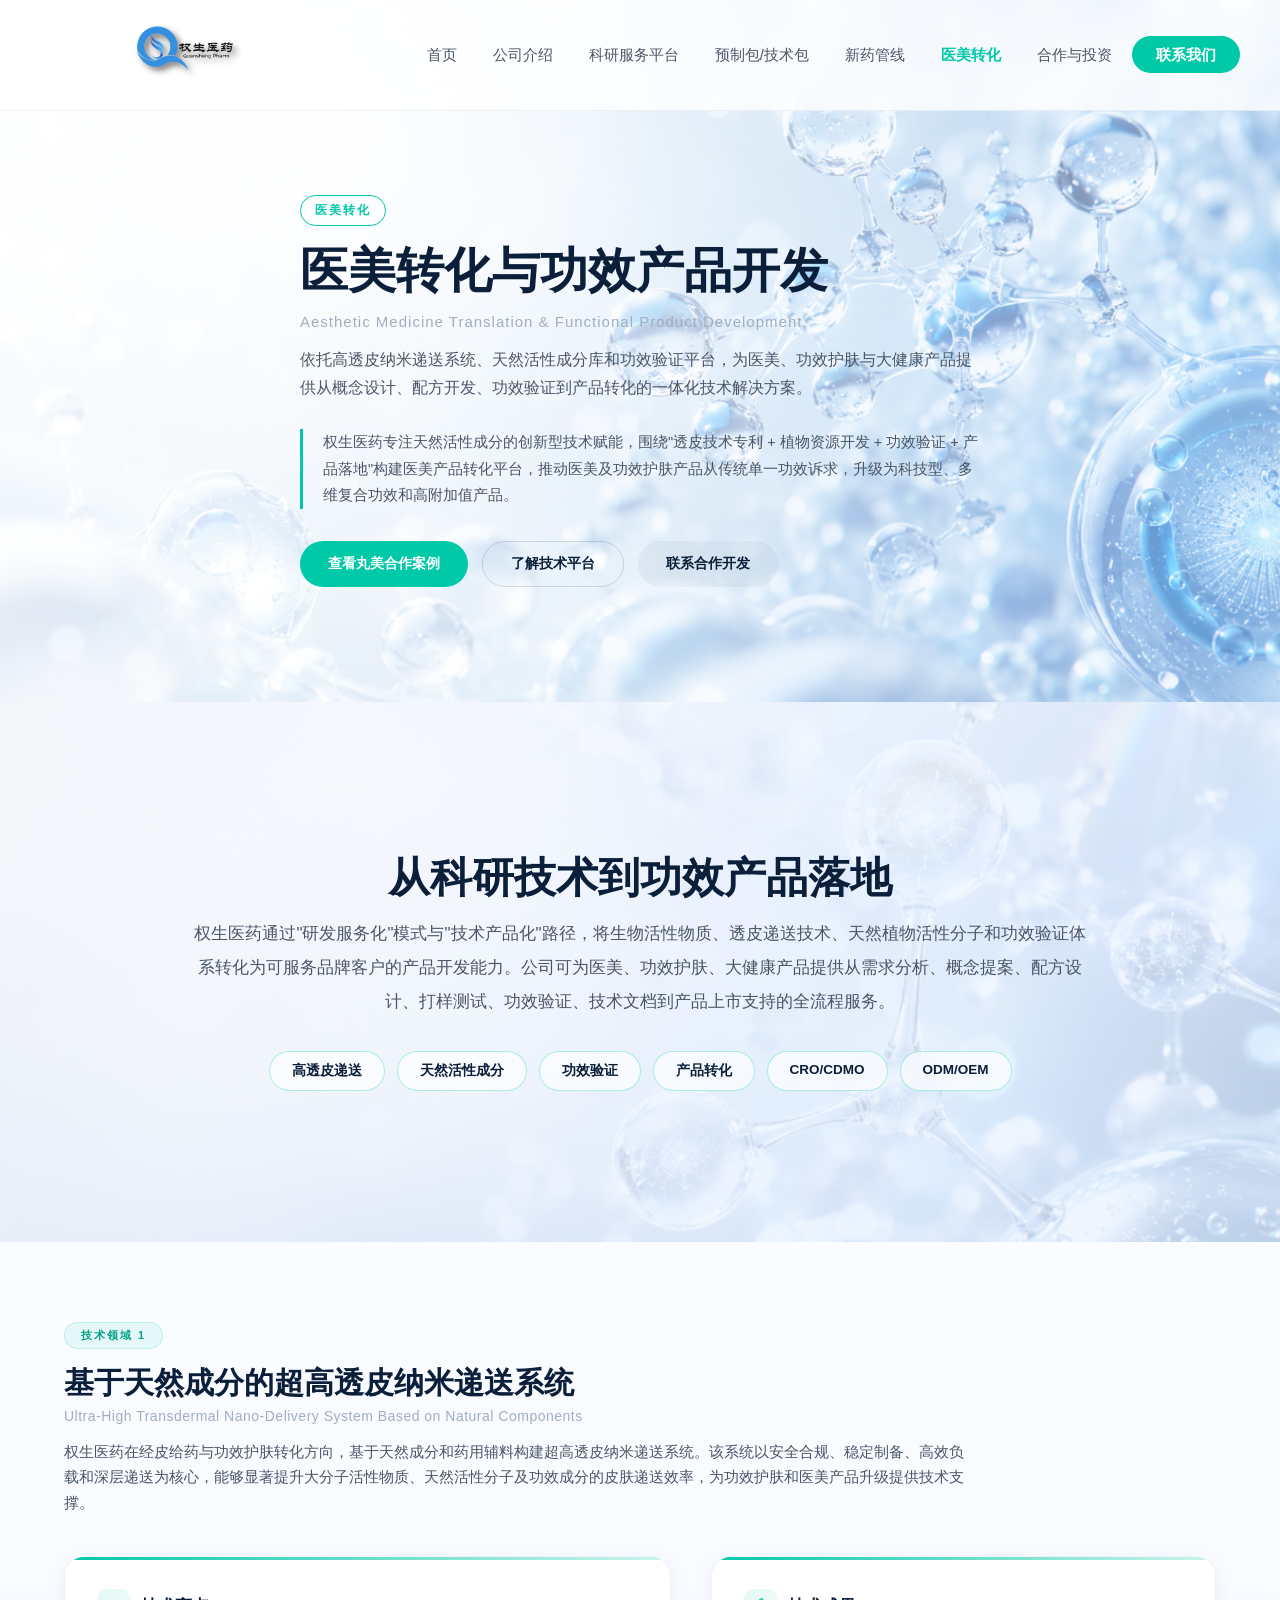
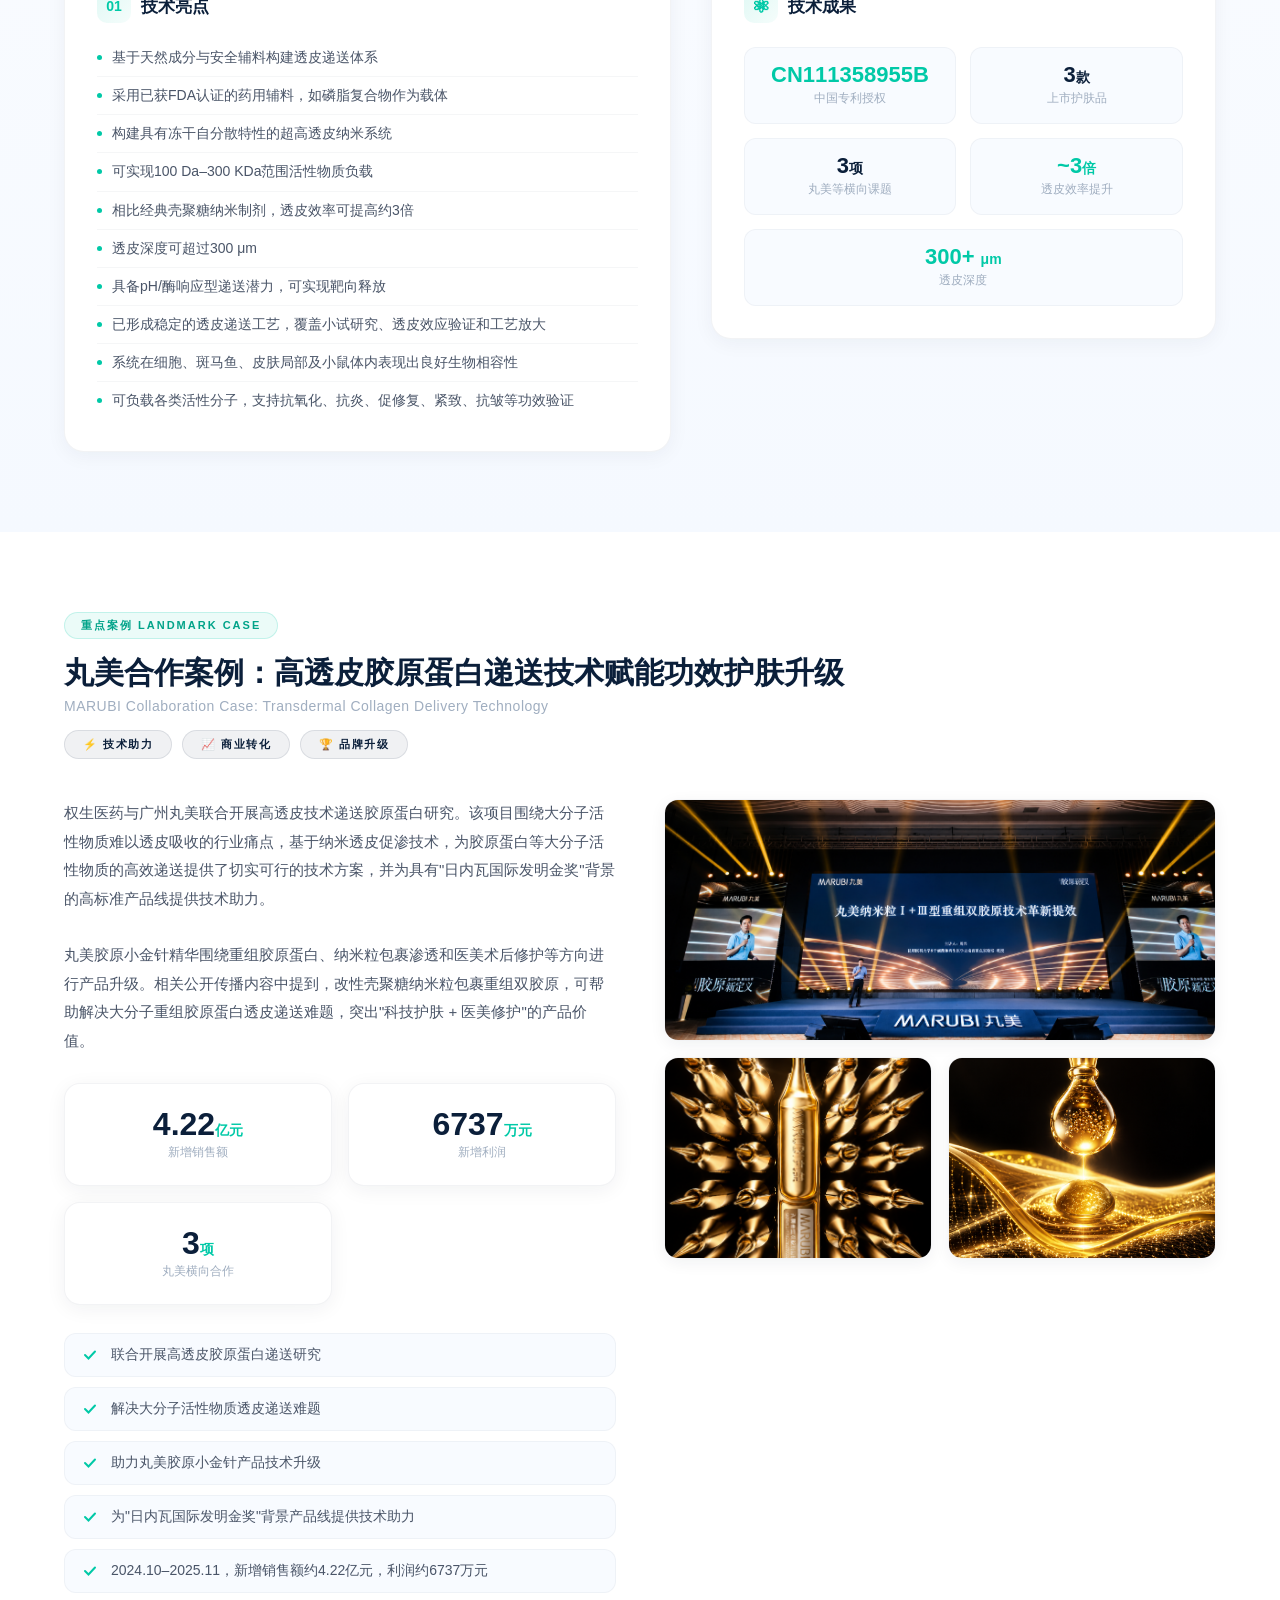
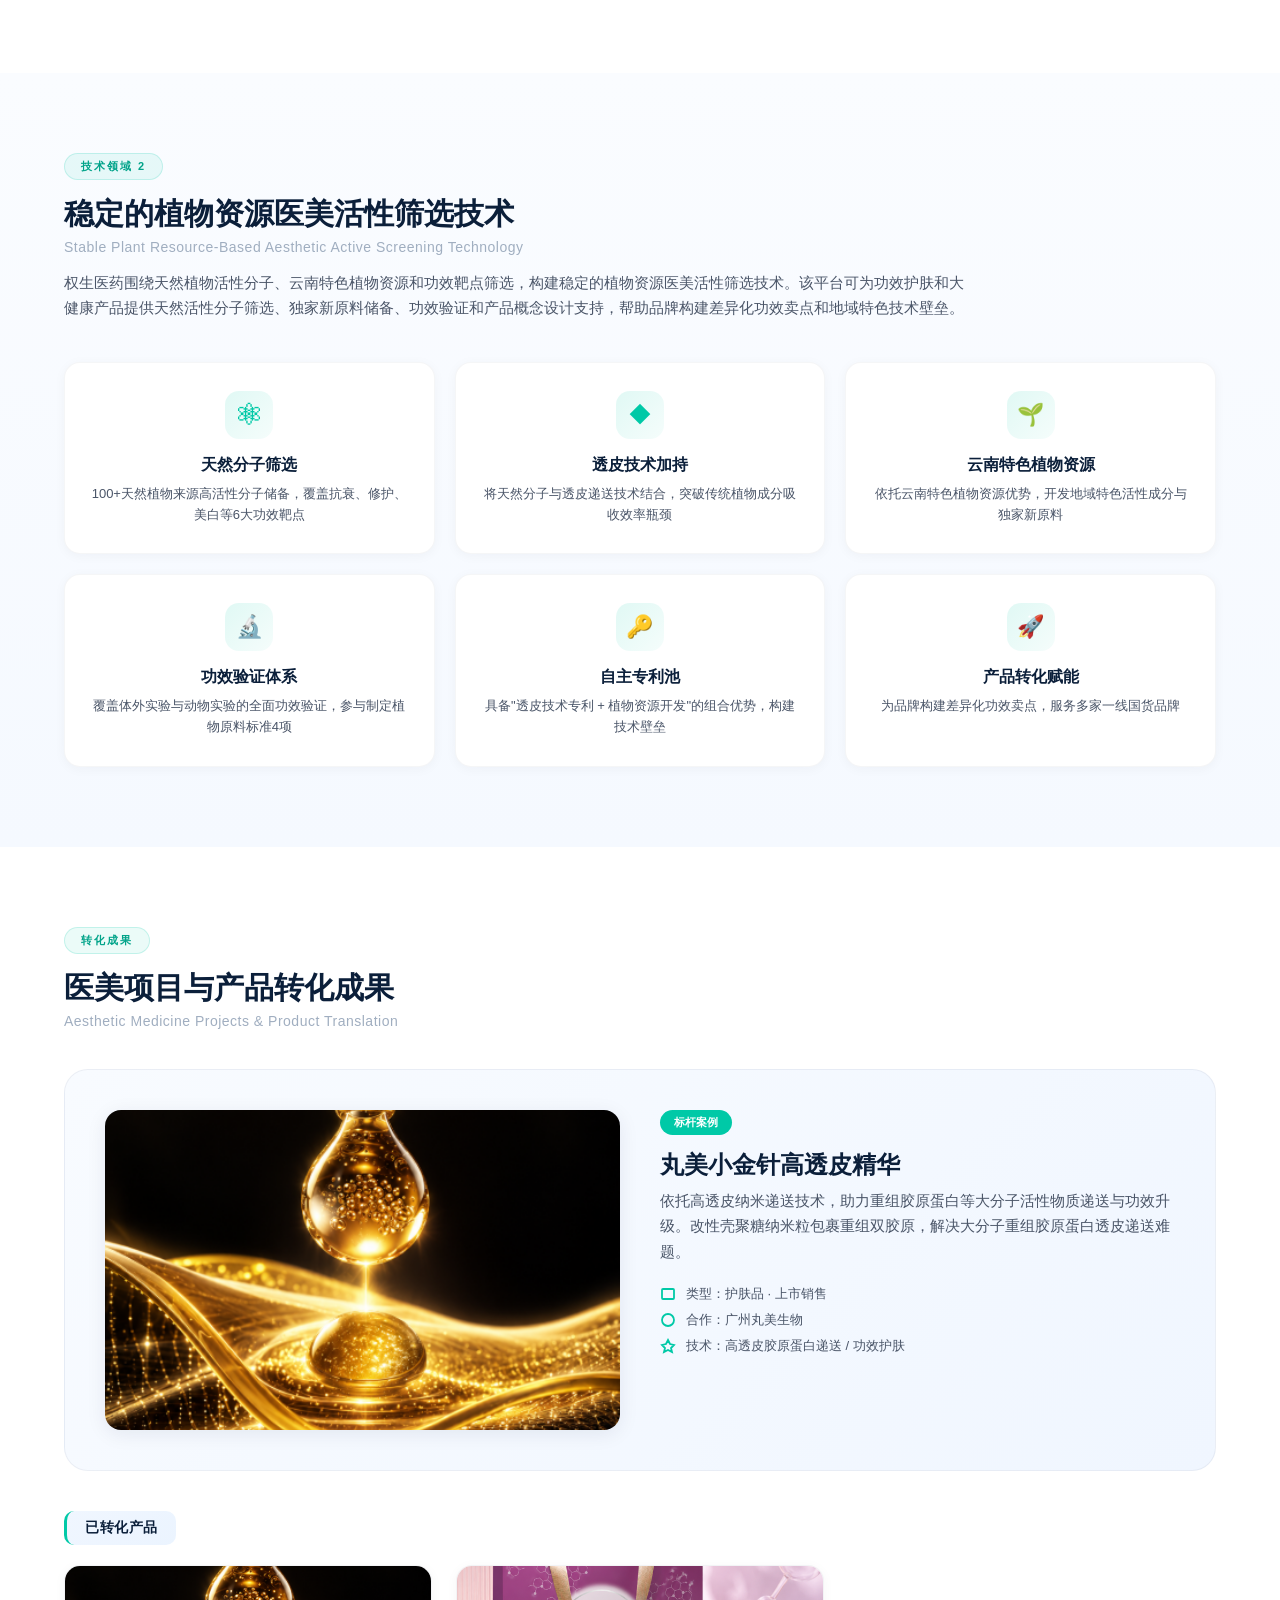
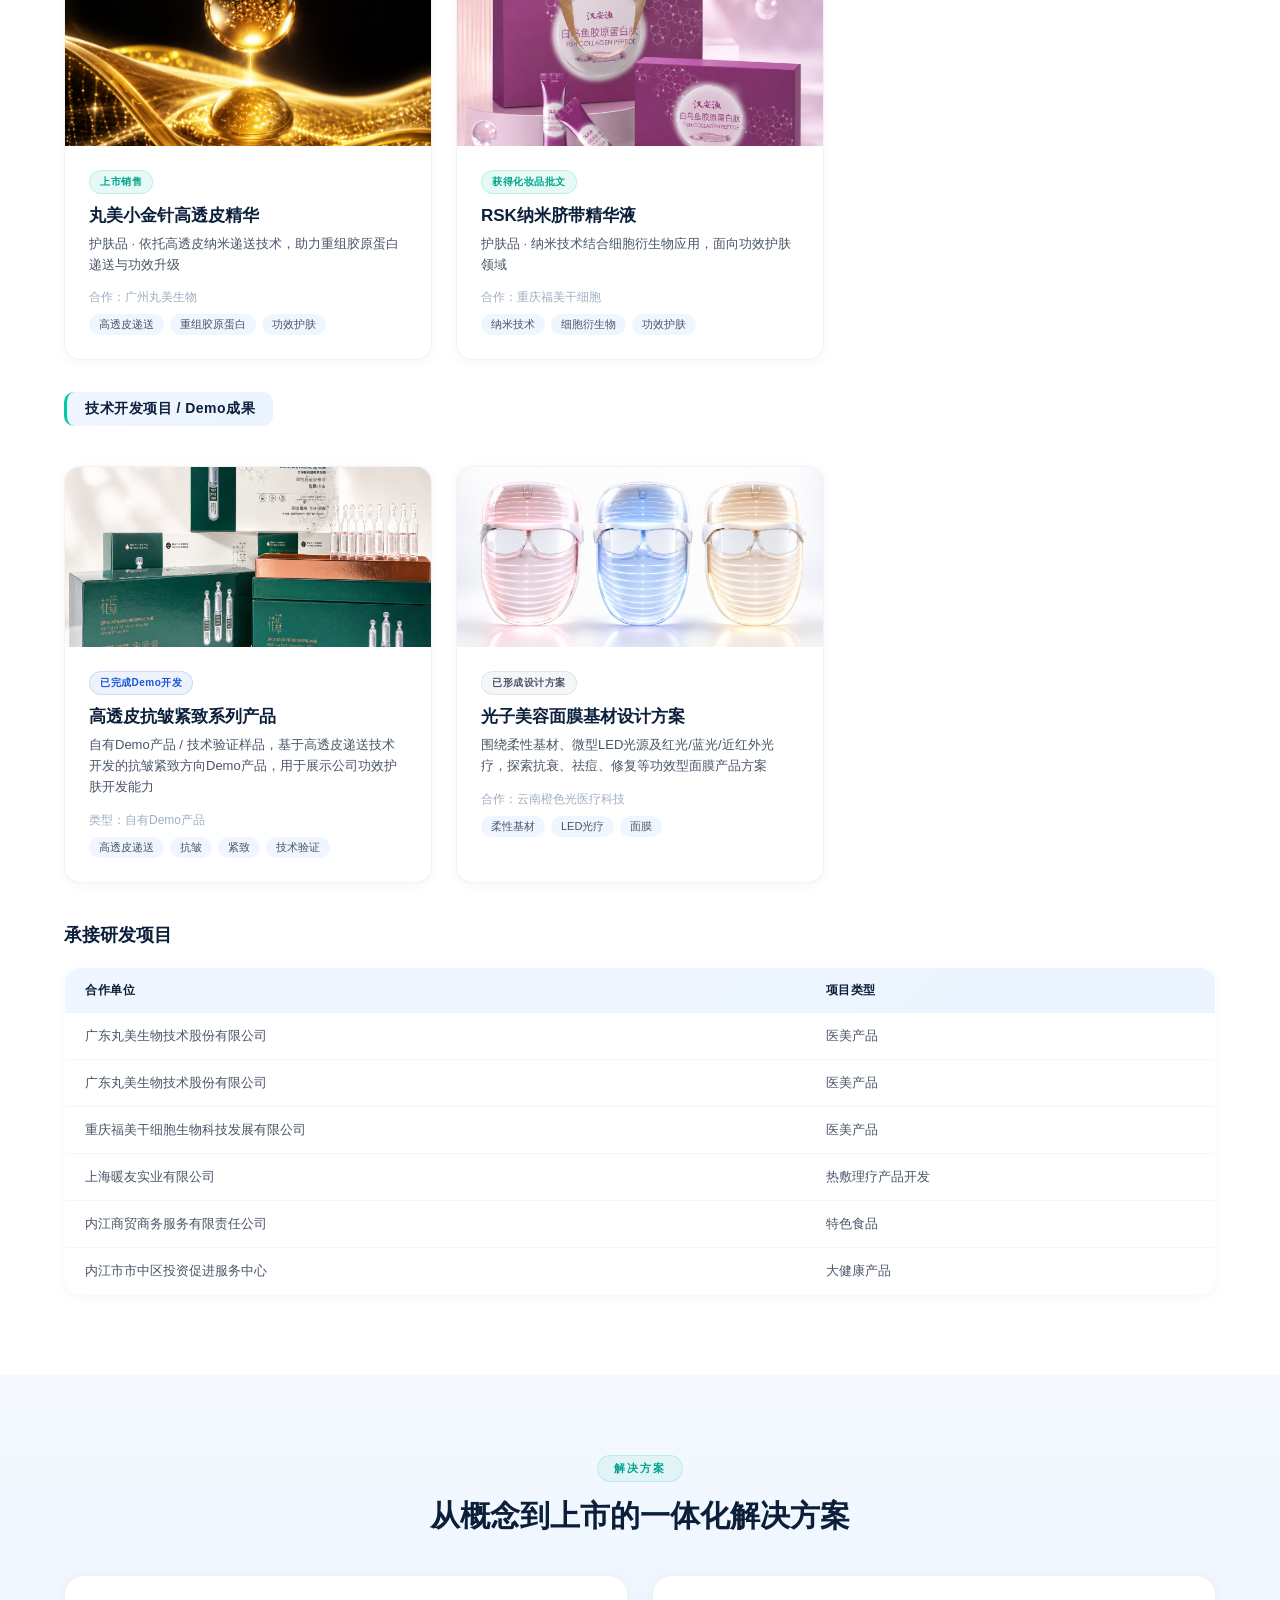
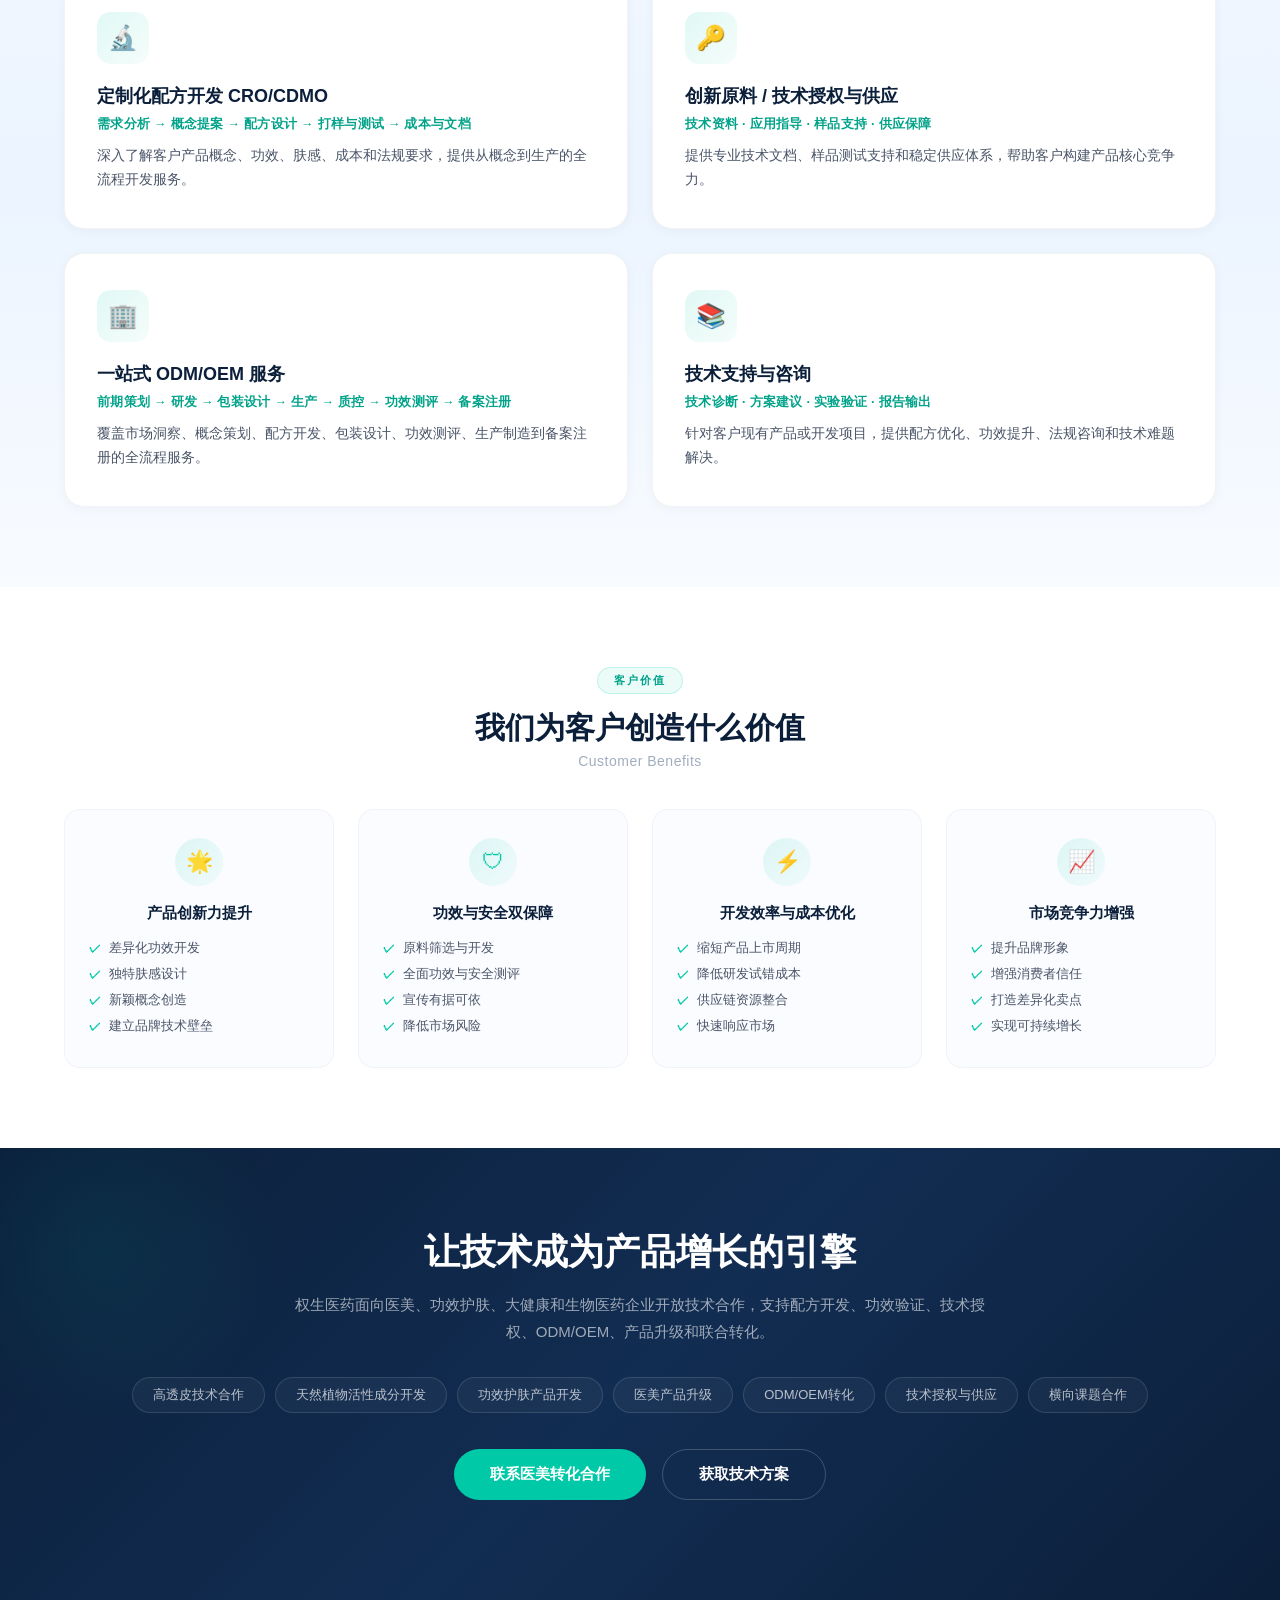
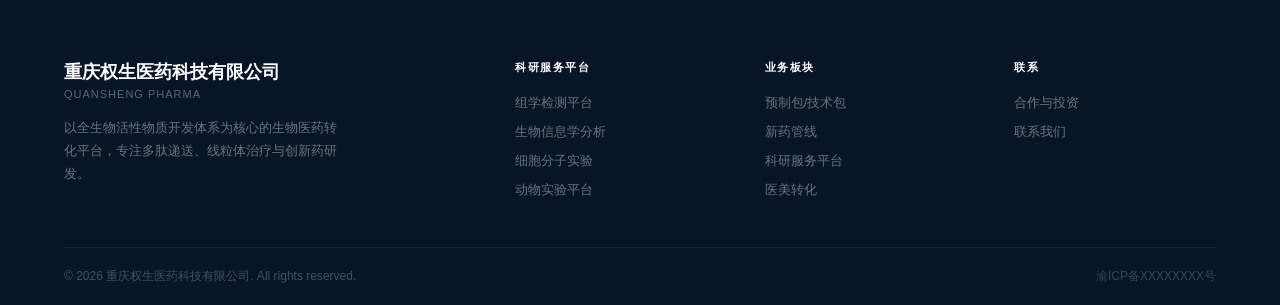
<file: medaes.html>
<!DOCTYPE html>
<html lang="zh-CN">
<head>
<meta charset="UTF-8">
<meta name="viewport" content="width=device-width, initial-scale=1.0">
<title>医美转化与功效产品开发 | 重庆权生医药科技有限公司</title>
<meta name="description" content="权生医药依托高透皮纳米递送系统、天然活性成分库和功效验证平台，为医美、功效护肤、大健康产品提供一体化技术解决方案。">
<style>
/* ===== CSS Reset & Variables ===== */
*,*::before,*::after{box-sizing:border-box;margin:0;padding:0}
:root{
  --deep-blue:#0B1F3A;--primary-blue:#1A56DB;--teal:#00C9A7;--teal-dark:#00A389;
  --light-bg:#F0F6FF;--white:#FFFFFF;--text-gray:#4A5568;--text-light:#A0AEC0;
  --card-shadow:0 4px 24px rgba(11,31,58,0.08);
  --card-shadow-hover:0 12px 40px rgba(11,31,58,0.14);
  --radius:16px;--radius-sm:8px;
  --font-cn:'Source Han Sans CN','Noto Sans SC','PingFang SC','Microsoft YaHei',sans-serif;
  --transition:0.32s cubic-bezier(0.4,0,0.2,1);
}
html{scroll-behavior:smooth;font-size:16px}
body{font-family:var(--font-cn);color:var(--text-gray);background:var(--white);overflow-x:hidden;-webkit-font-smoothing:antialiased}
a{text-decoration:none;color:inherit}ul{list-style:none}img{max-width:100%;display:block}button{cursor:pointer;border:none;outline:none;font-family:inherit}
section{position:relative;overflow:hidden}

/* ===== Utility ===== */
.container{max-width:1200px;margin:0 auto;padding:0 24px}
.section-tag{display:inline-flex;align-items:center;gap:8px;font-size:12px;font-weight:600;letter-spacing:2px;text-transform:uppercase;color:var(--teal);padding:6px 14px;border:1.5px solid var(--teal);border-radius:100px;margin-bottom:16px}
.section-title{font-size:clamp(28px,4vw,42px);font-weight:700;line-height:1.2;margin-bottom:14px}
.section-sub{font-size:16px;color:var(--text-gray);line-height:1.8;max-width:560px}
.fade-in{opacity:0;transform:translateY(32px);transition:opacity 0.7s ease,transform 0.7s ease}
.fade-in.visible{opacity:1;transform:translateY(0)}
.fade-in-delay-1{transition-delay:0.1s}.fade-in-delay-2{transition-delay:0.2s}
.fade-in-delay-3{transition-delay:0.3s}.fade-in-delay-4{transition-delay:0.4s}

/* ===== Navbar - Shared via nav.css ===== */

/* ===== Hero Banner ===== */
.medaes-banner{position:relative;min-height:78vh;display:flex;align-items:center;background-image:url('images/medaes-hero-bg.png');background-size:cover;background-position:center right;background-repeat:no-repeat;overflow:hidden}
.medaes-banner::before{content:'';position:absolute;top:0;left:0;right:0;bottom:0;background:linear-gradient(105deg,rgba(255,255,255,0.92) 0%,rgba(255,255,255,0.78) 40%,rgba(240,246,255,0.55) 70%,rgba(235,244,255,0.35) 100%);z-index:1;pointer-events:none}
.banner-deco{display:none}
.banner-content{position:relative;z-index:2;max-width:680px;padding-top:80px}
.banner-content .section-title{color:var(--deep-blue);font-size:clamp(32px,5vw,48px);font-weight:800}
.banner-en{font-size:15px;color:var(--text-light);letter-spacing:1px;font-weight:500;margin-top:8px}
.banner-content .section-sub{color:var(--text-gray);font-size:16px;line-height:1.7;margin-top:16px;max-width:800px}
.banner-intro{position:relative;z-index:2;max-width:680px;color:var(--text-gray);font-size:14.5px;line-height:1.85;margin-top:28px;border-left:3px solid var(--teal);padding-left:20px}
.banner-btns{display:flex;gap:14px;margin-top:32px;flex-wrap:wrap;position:relative;z-index:2}
.banner-btns a{display:inline-flex;align-items:center;gap:8px;font-size:14px;font-weight:600;padding:13px 28px;border-radius:100px;transition:background var(--transition),box-shadow var(--transition),transform var(--transition)}
.btn-primary{background:var(--teal);color:var(--white)}
.btn-primary:hover{background:var(--teal-dark);box-shadow:0 6px 24px rgba(0,201,167,0.3);transform:translateY(-2px)}
.btn-outline{background:transparent;color:var(--deep-blue);border:1.5px solid rgba(11,31,58,0.15)}
.btn-outline:hover{border-color:var(--teal);color:var(--teal);transform:translateY(-2px)}
.btn-ghost{background:rgba(11,31,58,0.04);color:var(--deep-blue)}
.btn-ghost:hover{background:rgba(11,31,58,0.08);transform:translateY(-2px)}

/* ===== Core Positioning ===== */
.core-pos{position:relative;padding:100px 0;min-height:60vh;display:flex;align-items:center;background-image:url('images/medaes-corepos-bg.png');background-size:cover;background-position:center;background-repeat:no-repeat;overflow:hidden}
.core-pos::before{content:'';position:absolute;top:0;left:0;right:0;bottom:0;background:linear-gradient(135deg,rgba(255,255,255,0.88) 0%,rgba(240,246,255,0.80) 50%,rgba(235,244,255,0.72) 100%);z-index:1;pointer-events:none}
.core-pos-inner{max-width:900px;margin:0 auto;text-align:center;position:relative;z-index:2}
.core-pos-text{font-size:17px;color:var(--text-gray);line-height:2;margin-bottom:32px}
.core-tags{display:flex;justify-content:center;flex-wrap:wrap;gap:12px}
.core-tag{font-size:13.5px;font-weight:600;color:var(--deep-blue);padding:10px 22px;background:rgba(255,255,255,0.65);backdrop-filter:blur(8px);-webkit-backdrop-filter:blur(8px);border:1.5px solid rgba(0,201,167,0.3);border-radius:100px;transition:background var(--transition),border-color var(--transition)}
.core-tag:hover{background:rgba(0,201,167,0.12);border-color:rgba(0,201,167,0.35)}

/* ===== Tech Area 1: Transdermal ===== */
.tech-area{padding:80px 0}
.tech-area:nth-child(even){background:linear-gradient(180deg,#FAFCFF,#F5F9FF)}
.tech-area-header{margin-bottom:40px}
.tech-area-tag{display:inline-block;font-size:11px;font-weight:700;letter-spacing:2px;text-transform:uppercase;color:var(--teal-dark);background:rgba(0,201,167,0.08);border:1px solid rgba(0,201,167,0.18);padding:5px 16px;border-radius:100px;margin-bottom:14px}
.tech-area-title{font-size:clamp(22px,3.5vw,30px);font-weight:800;color:var(--deep-blue);line-height:1.3;margin-bottom:6px}
.tech-area-en{font-size:14px;color:var(--text-light);font-weight:500;letter-spacing:0.5px;margin-bottom:16px}
.tech-area-desc{color:var(--text-gray);font-size:14.5px;line-height:1.75;max-width:900px}
.tech-split{display:grid;grid-template-columns:1.2fr 1fr;gap:40px;margin-top:36px;align-items:start}
.tech-left-card,.tech-right-card{background:var(--white);border-radius:20px;padding:32px;box-shadow:0 4px 20px rgba(11,31,58,0.05);border:1px solid rgba(11,31,58,0.05);position:relative;overflow:hidden}
.tech-left-card::before,.tech-right-card::before{content:'';position:absolute;top:0;left:0;right:0;height:3px;background:linear-gradient(90deg,var(--teal),rgba(0,201,167,0.2));border-radius:20px 20px 0 0}
.tech-card-title{font-size:17px;font-weight:700;color:var(--deep-blue);margin-bottom:16px;display:flex;align-items:center;gap:10px}
.tech-card-title .tc-icon{width:34px;height:34px;border-radius:10px;background:linear-gradient(135deg,rgba(0,201,167,0.12),rgba(0,201,167,0.04));color:var(--teal);display:flex;align-items:center;justify-content:center;font-size:14px;font-weight:700;flex-shrink:0}
.tech-list{list-style:none;padding:0}
.tech-list li{font-size:14px;color:var(--text-gray);padding:7px 0;border-bottom:1px solid rgba(11,31,58,0.04);display:flex;align-items:flex-start;gap:10px;line-height:1.65}
.tech-list li:last-child{border-bottom:none}
.tech-list li::before{content:'';width:5px;height:5px;border-radius:50%;background:var(--teal);flex-shrink:0;margin-top:9px}
.tech-data-grid{display:grid;grid-template-columns:1fr 1fr;gap:14px;margin-top:24px}
.tech-data-item{background:#F8FBFF;border-radius:12px;padding:16px 18px;text-align:center;border:1px solid rgba(11,31,58,0.04)}
.tech-data-num{font-size:22px;font-weight:800;color:var(--deep-blue);line-height:1;margin-bottom:4px}
.tech-data-label{font-size:12px;color:var(--text-light);font-weight:500}

/* ===== Marubi Case ===== */
.marubi-section{padding:80px 0;background:var(--white);position:relative}
.marubi-badge-row{display:flex;gap:10px;margin-bottom:24px;flex-wrap:wrap}
.marubi-badge{display:inline-block;font-size:11px;font-weight:700;letter-spacing:1.5px;text-transform:uppercase;color:var(--deep-blue);background:rgba(11,31,58,0.06);border:1px solid rgba(11,31,58,0.1);padding:6px 18px;border-radius:100px}
.marubi-split{display:grid;grid-template-columns:1fr 1fr;gap:48px;align-items:start;margin-top:32px}
.marubi-intro{font-size:15px;color:var(--text-gray);line-height:1.9;margin-bottom:28px}
.marubi-stats{display:grid;grid-template-columns:1fr 1fr;gap:16px;margin-bottom:28px}
.marubi-stat{background:var(--white);border-radius:16px;padding:24px;text-align:center;box-shadow:0 4px 20px rgba(11,31,58,0.06);border:1px solid rgba(11,31,58,0.05)}
.marubi-stat-num{font-size:32px;font-weight:800;color:var(--deep-blue);line-height:1;margin-bottom:4px}
.marubi-stat-unit{font-size:14px;font-weight:600;color:var(--teal)}
.marubi-stat-label{font-size:12px;color:var(--text-light);margin-top:4px}
.marubi-results{display:flex;flex-direction:column;gap:10px}
.marubi-result-item{display:flex;align-items:center;gap:12px;padding:12px 16px;background:#F8FBFF;border-radius:12px;border:1px solid rgba(11,31,58,0.04)}
.marubi-result-item svg{width:18px;height:18px;color:var(--teal);flex-shrink:0}
.marubi-result-item span{font-size:14px;color:var(--text-gray);font-weight:500}
.marubi-gallery{display:grid;grid-template-columns:1fr 1fr;gap:16px}
.marubi-img{border-radius:14px;overflow:hidden;box-shadow:0 4px 16px rgba(11,31,58,0.06);border:1px solid rgba(11,31,58,0.05)}
.marubi-img img{width:100%;height:200px;object-fit:cover;transition:transform var(--transition)}
.marubi-img:hover img{transform:scale(1.03)}
.marubi-img.span-2{grid-column:span 2}
.marubi-img.span-2 img{height:240px}

/* ===== Tech Area 2: Plant Active ===== */
.plant-flow{display:grid;grid-template-columns:repeat(3,1fr);gap:20px;margin-top:32px}
.plant-card{background:var(--white);border-radius:16px;padding:28px 24px;box-shadow:0 2px 12px rgba(11,31,58,0.04);border:1px solid rgba(11,31,58,0.04);transition:transform var(--transition),box-shadow var(--transition);text-align:center}
.plant-card:hover{transform:translateY(-5px);box-shadow:0 8px 32px rgba(11,31,58,0.08)}
.plant-card-icon{width:48px;height:48px;border-radius:14px;background:linear-gradient(135deg,rgba(0,201,167,0.12),rgba(0,201,167,0.04));display:flex;align-items:center;justify-content:center;font-size:22px;margin:0 auto 16px;color:var(--teal)}
.plant-card-name{font-size:16px;font-weight:700;color:var(--deep-blue);margin-bottom:8px}
.plant-card-desc{font-size:13px;color:var(--text-gray);line-height:1.6}

/* ===== Product Cases ===== */
.product-section{padding:80px 0;background:var(--white)}
.product-featured{display:grid;grid-template-columns:1fr 1fr;gap:40px;margin-bottom:40px;background:linear-gradient(135deg,#F8FBFF,#F0F6FF);border-radius:24px;padding:40px;border:1px solid rgba(11,31,58,0.05)}
.product-featured-img{border-radius:16px;overflow:hidden;box-shadow:0 4px 20px rgba(11,31,58,0.08)}
.product-featured-img img{width:100%;height:320px;object-fit:cover}
.product-featured-info .pf-tag{display:inline-block;font-size:11px;font-weight:700;color:var(--white);background:var(--teal);padding:5px 14px;border-radius:100px;margin-bottom:14px}
.product-featured-info .pf-title{font-size:24px;font-weight:800;color:var(--deep-blue);margin-bottom:8px}
.product-featured-info .pf-desc{font-size:14.5px;color:var(--text-gray);line-height:1.75;margin-bottom:20px}
.product-featured-info .pf-meta{display:flex;flex-direction:column;gap:8px}
.pf-meta-item{display:flex;align-items:center;gap:10px;font-size:13px;color:var(--text-gray)}
.pf-meta-item svg{width:16px;height:16px;color:var(--teal);flex-shrink:0}
.product-grid{display:grid;grid-template-columns:repeat(3,1fr);gap:24px}
.product-card{background:var(--white);border-radius:16px;overflow:hidden;box-shadow:0 2px 12px rgba(11,31,58,0.04);border:1px solid rgba(11,31,58,0.05);transition:transform var(--transition),box-shadow var(--transition)}
.product-card:hover{transform:translateY(-4px);box-shadow:0 8px 32px rgba(11,31,58,0.08)}
.product-card-img{background:linear-gradient(135deg,#EBF4FF,#F0F6FF);height:180px;display:flex;align-items:center;justify-content:center;overflow:hidden}
.product-card-img img{width:100%;height:100%;object-fit:cover}
.product-card-body{padding:24px}
.product-card-badge{display:inline-block;font-size:10px;font-weight:700;padding:4px 10px;border-radius:100px;margin-bottom:10px;letter-spacing:0.5px}
.badge-green{background:rgba(0,201,167,0.1);color:var(--teal-dark);border:1px solid rgba(0,201,167,0.18)}
.badge-blue{background:rgba(26,86,219,0.08);color:var(--primary-blue);border:1px solid rgba(26,86,219,0.15)}
.badge-gray{background:rgba(11,31,58,0.04);color:var(--text-gray);border:1px solid rgba(11,31,58,0.08)}
.product-card-title{font-size:17px;font-weight:700;color:var(--deep-blue);margin-bottom:6px;line-height:1.4}
.product-card-desc{font-size:13px;color:var(--text-gray);line-height:1.6;margin-bottom:14px}
.product-card-tags{display:flex;flex-wrap:wrap;gap:6px}
.product-card-tags span{font-size:11px;padding:3px 10px;border-radius:100px;background:#F0F6FF;color:var(--text-gray);font-weight:500}
.project-list{margin-top:40px}
.product-category-label{font-size:14px;font-weight:700;color:var(--deep-blue);padding:8px 18px;background:linear-gradient(135deg,#F0F6FF,#EBF4FF);border-radius:10px;display:inline-block;border-left:3px solid var(--teal);margin-bottom:20px;letter-spacing:0.5px}
.project-list-title{font-size:18px;font-weight:700;color:var(--deep-blue);margin-bottom:20px}
.project-table{width:100%;border-collapse:collapse;background:var(--white);border-radius:16px;overflow:hidden;box-shadow:0 2px 12px rgba(11,31,58,0.04);border:1px solid rgba(11,31,58,0.05)}
.project-table thead{background:linear-gradient(135deg,#F0F6FF,#EBF4FF)}
.project-table th{padding:14px 20px;font-size:12px;font-weight:700;color:var(--deep-blue);text-align:left;letter-spacing:0.5px}
.project-table td{padding:14px 20px;font-size:13px;color:var(--text-gray);border-bottom:1px solid rgba(11,31,58,0.04)}
.project-table tr:last-child td{border-bottom:none}
.project-table tr:hover td{background:#FAFCFF}
.project-amount{font-weight:700;color:var(--deep-blue)}

/* ===== Solutions ===== */
.solutions-section{padding:80px 0;background:linear-gradient(180deg,#F5F9FF,#EBF4FF 50%,#F8FBFF)}
.solutions-grid{display:grid;grid-template-columns:repeat(2,1fr);gap:24px}
.solution-card{background:var(--white);border-radius:20px;padding:36px 32px;box-shadow:0 2px 12px rgba(11,31,58,0.04);border:1px solid rgba(11,31,58,0.05);transition:transform var(--transition),box-shadow var(--transition);position:relative;overflow:hidden}
.solution-card::before{content:'';position:absolute;top:0;left:0;right:0;height:3px;background:linear-gradient(90deg,var(--teal),rgba(0,201,167,0.2));border-radius:20px 20px 0 0;transform:scaleX(0);transform-origin:left;transition:transform var(--transition)}
.solution-card:hover{transform:translateY(-4px);box-shadow:0 8px 32px rgba(11,31,58,0.08)}
.solution-card:hover::before{transform:scaleX(1)}
.solution-icon{width:52px;height:52px;border-radius:14px;background:linear-gradient(135deg,rgba(0,201,167,0.12),rgba(0,201,167,0.04));display:flex;align-items:center;justify-content:center;margin-bottom:20px;font-size:24px;color:var(--teal)}
.solution-title{font-size:18px;font-weight:700;color:var(--deep-blue);margin-bottom:8px}
.solution-flow{font-size:12.5px;color:var(--teal-dark);font-weight:600;margin-bottom:10px;letter-spacing:0.3px}
.solution-desc{font-size:14px;color:var(--text-gray);line-height:1.75}

/* ===== Customer Value ===== */
.value-section{padding:80px 0;background:var(--white)}
.value-grid{display:grid;grid-template-columns:repeat(4,1fr);gap:24px}
.value-card{background:#FAFCFF;border-radius:16px;padding:28px 24px;text-align:center;border:1px solid rgba(11,31,58,0.04);transition:transform var(--transition),box-shadow var(--transition)}
.value-card:hover{transform:translateY(-4px);box-shadow:0 8px 32px rgba(11,31,58,0.07)}
.value-card-icon{width:48px;height:48px;border-radius:50%;background:linear-gradient(135deg,rgba(0,201,167,0.12),rgba(0,201,167,0.04));display:flex;align-items:center;justify-content:center;margin:0 auto 16px;font-size:22px;color:var(--teal)}
.value-card-title{font-size:15px;font-weight:700;color:var(--deep-blue);margin-bottom:12px;line-height:1.4}
.value-card-list{text-align:left}
.value-card-list li{font-size:13px;color:var(--text-gray);padding:4px 0;display:flex;align-items:center;gap:8px}
.value-card-list li::before{content:'\2713';color:var(--teal);font-weight:700;font-size:12px}

/* ===== CTA ===== */
.medaes-cta{padding:80px 0 100px;text-align:center;background:linear-gradient(135deg,var(--deep-blue) 0%,#122D52 50%,#0B1F3A 100%);position:relative;overflow:hidden}
.medaes-cta::before{content:'';position:absolute;top:-80px;left:-80px;width:360px;height:360px;border-radius:50%;background:radial-gradient(circle,rgba(0,201,167,0.08) 0%,transparent 70%);pointer-events:none}
.cta-inner{position:relative;z-index:2}
.cta-title{font-size:clamp(24px,4vw,36px);font-weight:800;color:var(--white);margin-bottom:14px}
.cta-sub{font-size:15px;color:rgba(255,255,255,0.6);line-height:1.8;max-width:700px;margin:0 auto 32px}
.cta-tags{display:flex;flex-wrap:wrap;justify-content:center;gap:10px;margin-bottom:36px}
.cta-tag{font-size:13px;font-weight:500;color:rgba(255,255,255,0.7);padding:8px 20px;border-radius:100px;border:1px solid rgba(255,255,255,0.12);background:rgba(255,255,255,0.04);transition:background var(--transition),border-color var(--transition)}
.cta-tag:hover{background:rgba(0,201,167,0.1);border-color:rgba(0,201,167,0.3);color:var(--teal)}
.cta-buttons{display:flex;gap:16px;justify-content:center;flex-wrap:wrap}
.cta-btn{display:inline-flex;align-items:center;gap:8px;font-size:15px;font-weight:600;padding:15px 36px;border-radius:100px;transition:background var(--transition),box-shadow var(--transition),transform var(--transition)}
.cta-btn-primary{background:var(--teal);color:var(--white);text-decoration:none}
.cta-btn-primary:hover{background:var(--teal-dark);box-shadow:0 6px 28px rgba(0,201,167,0.35);transform:translateY(-2px)}
.cta-btn-outline{background:transparent;color:var(--white);border:1.5px solid rgba(255,255,255,0.2);text-decoration:none}
.cta-btn-outline:hover{border-color:var(--teal);color:var(--teal);transform:translateY(-2px)}

/* ===== Footer ===== */
#footer{background:#071526;padding:60px 0 0}
.footer-inner{display:grid;grid-template-columns:2fr 1fr 1fr 1fr;gap:48px;padding-bottom:48px;border-bottom:1px solid rgba(255,255,255,0.06)}
.footer-brand .footer-logo-text{font-size:18px;font-weight:700;color:var(--white);margin-bottom:4px}
.footer-brand .footer-logo-sub{font-size:11px;color:rgba(255,255,255,0.35);letter-spacing:1px;margin-bottom:16px}
.footer-brand-desc{font-size:13px;color:rgba(255,255,255,0.4);line-height:1.8;max-width:280px}
.footer-col-title{font-size:11px;font-weight:700;color:var(--white);letter-spacing:1.5px;text-transform:uppercase;margin-bottom:18px}
.footer-links{display:flex;flex-direction:column;gap:10px}
.footer-links a{font-size:13px;color:rgba(255,255,255,0.4);transition:color var(--transition)}
.footer-links a:hover{color:var(--teal)}
.footer-bottom{display:flex;justify-content:space-between;align-items:center;padding:20px 0;flex-wrap:wrap;gap:12px}
.footer-copyright{font-size:12px;color:rgba(255,255,255,0.25)}
.footer-icp{font-size:12px;color:rgba(255,255,255,0.2)}

/* ===== Back to Top ===== */
#back-to-top{position:fixed;bottom:32px;right:32px;z-index:999;width:44px;height:44px;background:var(--teal);border-radius:12px;display:flex;align-items:center;justify-content:center;cursor:pointer;opacity:0;pointer-events:none;transition:opacity var(--transition),transform var(--transition),background var(--transition);box-shadow:0 4px 16px rgba(0,201,167,0.3)}
#back-to-top.show{opacity:1;pointer-events:all}
#back-to-top:hover{background:var(--teal-dark);transform:translateY(-3px)}
#back-to-top svg{width:18px;height:18px;color:var(--white)}

/* ===== Responsive ===== */
@media(max-width:1024px){
  .tech-split,.marubi-split,.product-featured{grid-template-columns:1fr}
  .plant-flow,.value-grid{grid-template-columns:repeat(2,1fr)}
  .solutions-grid,.product-grid{grid-template-columns:1fr 1fr}
  .footer-inner{grid-template-columns:1fr 1fr;gap:36px}
  .medaes-banner{min-height:65vh}
  .banner-content{max-width:100%}
  .banner-intro{max-width:100%}
}
@media(max-width:768px){
  .marubi-stats{grid-template-columns:1fr 1fr}
  .plant-flow,.product-grid,.solutions-grid{grid-template-columns:1fr}
  .value-grid{grid-template-columns:1fr}
  .product-featured{padding:24px;flex-direction:column}
  .footer-inner{grid-template-columns:1fr}
  .footer-bottom{flex-direction:column;text-align:center}
  .project-table{font-size:12px}
  .project-table th,.project-table td{padding:10px 12px}
  .medaes-banner{min-height:85vh;background-position:center}
  .medaes-banner::before{background:rgba(255,255,255,0.88)}
  .banner-content{max-width:100%;padding-top:60px}
  .banner-content .section-title{font-size:28px}
  .banner-intro{max-width:100%}
  .banner-btns{flex-direction:column}
  .banner-btns a{justify-content:center}
  .core-pos{min-height:auto;padding:60px 0;background-position:center}
  .core-pos::before{background:rgba(255,255,255,0.90)}
  .core-pos-text{font-size:15px}
}
</style>
<link rel="stylesheet" href="nav.css">
</head>
<body>

<!-- ===== NAVBAR ===== -->
<nav id="navbar">
  <div class="nav-inner">
    <a href="index.html" class="nav-logo"><img src="images/logo.png" alt="权生医药"></a>
    <ul class="nav-menu">
      <li><a href="index.html">首页</a></li>
      <li><a href="about.html">公司介绍</a></li>
      <li><a href="research-service.html">科研服务平台</a></li>
      <li><a href="kits.html">预制包/技术包</a></li>
      <li><a href="index.html#pipeline">新药管线</a></li>
      <li><a href="medaes.html" class="active">医美转化</a></li>
      <li><a href="index.html#cooperation">合作与投资</a></li>
      <li><a href="index.html#contact" class="nav-cta">联系我们</a></li>
    </ul>
    <button class="nav-hamburger" id="nav-hamburger" aria-label="菜单"><span></span><span></span><span></span></button>
  </div>
  <div class="mobile-menu" id="mobile-menu">
    <a href="index.html">首页</a><a href="about.html">公司介绍</a><a href="research-service.html">科研服务平台</a><a href="kits.html">预制包/技术包</a><a href="index.html#pipeline">新药管线</a><a href="medaes.html" class="active">医美转化</a><a href="index.html#cooperation">合作与投资</a><a href="index.html#contact">联系我们</a>
  </div>
</nav>

<!-- ===== 1. BANNER ===== -->
<section class="medaes-banner">
  <div class="container">
    <div class="banner-content fade-in">
      <div class="section-tag">医美转化</div>
      <h1 class="section-title">医美转化与功效产品开发</h1>
      <div class="banner-en">Aesthetic Medicine Translation & Functional Product Development</div>
      <p class="section-sub">依托高透皮纳米递送系统、天然活性成分库和功效验证平台，为医美、功效护肤与大健康产品提供从概念设计、配方开发、功效验证到产品转化的一体化技术解决方案。</p>
    </div>
    <div class="banner-intro fade-in">权生医药专注天然活性成分的创新型技术赋能，围绕"透皮技术专利 + 植物资源开发 + 功效验证 + 产品落地"构建医美产品转化平台，推动医美及功效护肤产品从传统单一功效诉求，升级为科技型、多维复合功效和高附加值产品。</div>
    <div class="banner-btns fade-in">
      <a href="#marubi" class="btn-primary">查看丸美合作案例</a>
      <a href="#tech-transdermal" class="btn-outline">了解技术平台</a>
      <a href="index.html#contact" class="btn-ghost">联系合作开发</a>
    </div>
  </div>
</section>

<!-- ===== 2. CORE POSITIONING ===== -->
<section class="core-pos">
  <div class="container">
    <div class="core-pos-inner fade-in">
      <h2 class="section-title" style="color:var(--deep-blue)">从科研技术到功效产品落地</h2>
      <p class="core-pos-text">权生医药通过"研发服务化"模式与"技术产品化"路径，将生物活性物质、透皮递送技术、天然植物活性分子和功效验证体系转化为可服务品牌客户的产品开发能力。公司可为医美、功效护肤、大健康产品提供从需求分析、概念提案、配方设计、打样测试、功效验证、技术文档到产品上市支持的全流程服务。</p>
      <div class="core-tags">
        <span class="core-tag">高透皮递送</span>
        <span class="core-tag">天然活性成分</span>
        <span class="core-tag">功效验证</span>
        <span class="core-tag">产品转化</span>
        <span class="core-tag">CRO/CDMO</span>
        <span class="core-tag">ODM/OEM</span>
      </div>
    </div>
  </div>
</section>

<!-- ===== 3. TECH AREA 1: TRANSDERMAL ===== -->
<section class="tech-area" id="tech-transdermal">
  <div class="container">
    <div class="tech-area-header fade-in">
      <div class="tech-area-tag">技术领域 1</div>
      <h2 class="tech-area-title">基于天然成分的超高透皮纳米递送系统</h2>
      <div class="tech-area-en">Ultra-High Transdermal Nano-Delivery System Based on Natural Components</div>
      <p class="tech-area-desc">权生医药在经皮给药与功效护肤转化方向，基于天然成分和药用辅料构建超高透皮纳米递送系统。该系统以安全合规、稳定制备、高效负载和深层递送为核心，能够显著提升大分子活性物质、天然活性分子及功效成分的皮肤递送效率，为功效护肤和医美产品升级提供技术支撑。</p>
    </div>
    <div class="tech-split fade-in">
      <div class="tech-left-card">
        <div class="tech-card-title"><span class="tc-icon">01</span>技术亮点</div>
        <ul class="tech-list">
          <li>基于天然成分与安全辅料构建透皮递送体系</li>
          <li>采用已获FDA认证的药用辅料，如磷脂复合物作为载体</li>
          <li>构建具有冻干自分散特性的超高透皮纳米系统</li>
          <li>可实现100 Da–300 KDa范围活性物质负载</li>
          <li>相比经典壳聚糖纳米制剂，透皮效率可提高约3倍</li>
          <li>透皮深度可超过300 &mu;m</li>
          <li>具备pH/酶响应型递送潜力，可实现靶向释放</li>
          <li>已形成稳定的透皮递送工艺，覆盖小试研究、透皮效应验证和工艺放大</li>
          <li>系统在细胞、斑马鱼、皮肤局部及小鼠体内表现出良好生物相容性</li>
          <li>可负载各类活性分子，支持抗氧化、抗炎、促修复、紧致、抗皱等功效验证</li>
        </ul>
      </div>
      <div class="tech-right-card">
        <div class="tech-card-title"><span class="tc-icon">&#9883;</span>技术成果</div>
        <div class="tech-data-grid">
          <div class="tech-data-item"><div class="tech-data-num" style="color:var(--teal)">CN111358955B</div><div class="tech-data-label">中国专利授权</div></div>
          <div class="tech-data-item"><div class="tech-data-num">3<span style="font-size:14px">款</span></div><div class="tech-data-label">上市护肤品</div></div>
          <div class="tech-data-item"><div class="tech-data-num">3<span style="font-size:14px">项</span></div><div class="tech-data-label">丸美等横向课题</div></div>
          <div class="tech-data-item"><div class="tech-data-num" style="color:var(--teal)">~3<span style="font-size:14px">倍</span></div><div class="tech-data-label">透皮效率提升</div></div>
          <div class="tech-data-item" style="grid-column:span 2"><div class="tech-data-num" style="color:var(--teal)">300+ <span style="font-size:14px">&mu;m</span></div><div class="tech-data-label">透皮深度</div></div>
        </div>
      </div>
    </div>
  </div>
</section>

<!-- ===== 4. MARUBI CASE ===== -->
<section class="marubi-section" id="marubi">
  <div class="container">
    <div class="tech-area-header fade-in">
      <div class="tech-area-tag">重点案例 Landmark Case</div>
      <h2 class="tech-area-title">丸美合作案例：高透皮胶原蛋白递送技术赋能功效护肤升级</h2>
      <div class="tech-area-en">MARUBI Collaboration Case: Transdermal Collagen Delivery Technology</div>
      <div class="marubi-badge-row" style="margin-top:16px">
        <span class="marubi-badge">&#9889; 技术助力</span>
        <span class="marubi-badge">&#128200; 商业转化</span>
        <span class="marubi-badge">&#127942; 品牌升级</span>
      </div>
    </div>
    <div class="marubi-split fade-in">
      <div class="marubi-left">
        <p class="marubi-intro">权生医药与广州丸美联合开展高透皮技术递送胶原蛋白研究。该项目围绕大分子活性物质难以透皮吸收的行业痛点，基于纳米透皮促渗技术，为胶原蛋白等大分子活性物质的高效递送提供了切实可行的技术方案，并为具有"日内瓦国际发明金奖"背景的高标准产品线提供技术助力。</p>
        <p class="marubi-intro">丸美胶原小金针精华围绕重组胶原蛋白、纳米粒包裹渗透和医美术后修护等方向进行产品升级。相关公开传播内容中提到，改性壳聚糖纳米粒包裹重组双胶原，可帮助解决大分子重组胶原蛋白透皮递送难题，突出"科技护肤 + 医美修护"的产品价值。</p>
        <div class="marubi-stats">
          <div class="marubi-stat"><div class="marubi-stat-num">4.22<span class="marubi-stat-unit">亿元</span></div><div class="marubi-stat-label">新增销售额</div></div>
          <div class="marubi-stat"><div class="marubi-stat-num">6737<span class="marubi-stat-unit">万元</span></div><div class="marubi-stat-label">新增利润</div></div>
          <div class="marubi-stat"><div class="marubi-stat-num">3<span class="marubi-stat-unit">项</span></div><div class="marubi-stat-label">丸美横向合作</div></div>
        </div>
        <div class="marubi-results">
          <div class="marubi-result-item"><svg viewBox="0 0 18 18" fill="none" stroke="currentColor" stroke-width="2" stroke-linecap="round"><path d="M4 9L7.5 12.5L14 5.5"/></svg><span>联合开展高透皮胶原蛋白递送研究</span></div>
          <div class="marubi-result-item"><svg viewBox="0 0 18 18" fill="none" stroke="currentColor" stroke-width="2" stroke-linecap="round"><path d="M4 9L7.5 12.5L14 5.5"/></svg><span>解决大分子活性物质透皮递送难题</span></div>
          <div class="marubi-result-item"><svg viewBox="0 0 18 18" fill="none" stroke="currentColor" stroke-width="2" stroke-linecap="round"><path d="M4 9L7.5 12.5L14 5.5"/></svg><span>助力丸美胶原小金针产品技术升级</span></div>
          <div class="marubi-result-item"><svg viewBox="0 0 18 18" fill="none" stroke="currentColor" stroke-width="2" stroke-linecap="round"><path d="M4 9L7.5 12.5L14 5.5"/></svg><span>为"日内瓦国际发明金奖"背景产品线提供技术助力</span></div>
          <div class="marubi-result-item"><svg viewBox="0 0 18 18" fill="none" stroke="currentColor" stroke-width="2" stroke-linecap="round"><path d="M4 9L7.5 12.5L14 5.5"/></svg><span>2024.10–2025.11，新增销售额约4.22亿元，利润约6737万元</span></div>
        </div>
      </div>
      <div class="marubi-right">
        <div class="marubi-gallery">
          <div class="marubi-img span-2"><img src="images/marubi-conference-stage.png" alt="丸美发布会现场"></div>
          <div class="marubi-img"><img src="images/marubi-professor-lecture.png" alt="周兴教授演讲"></div>
          <div class="marubi-img"><img src="images/marubi-collagen-ampoule.png" alt="丸美小金针胶原蛋白安瓶"></div>
        </div>
      </div>
    </div>
  </div>
</section>

<!-- ===== 5. TECH AREA 2: PLANT ACTIVE ===== -->
<section class="tech-area" id="tech-plant">
  <div class="container">
    <div class="tech-area-header fade-in">
      <div class="tech-area-tag">技术领域 2</div>
      <h2 class="tech-area-title">稳定的植物资源医美活性筛选技术</h2>
      <div class="tech-area-en">Stable Plant Resource-Based Aesthetic Active Screening Technology</div>
      <p class="tech-area-desc">权生医药围绕天然植物活性分子、云南特色植物资源和功效靶点筛选，构建稳定的植物资源医美活性筛选技术。该平台可为功效护肤和大健康产品提供天然活性分子筛选、独家新原料储备、功效验证和产品概念设计支持，帮助品牌构建差异化功效卖点和地域特色技术壁垒。</p>
    </div>
    <div class="plant-flow fade-in">
      <div class="plant-card"><div class="plant-card-icon">&#9883;</div><div class="plant-card-name">天然分子筛选</div><div class="plant-card-desc">100+天然植物来源高活性分子储备，覆盖抗衰、修护、美白等6大功效靶点</div></div>
      <div class="plant-card"><div class="plant-card-icon">&#9670;</div><div class="plant-card-name">透皮技术加持</div><div class="plant-card-desc">将天然分子与透皮递送技术结合，突破传统植物成分吸收效率瓶颈</div></div>
      <div class="plant-card"><div class="plant-card-icon">&#127793;</div><div class="plant-card-name">云南特色植物资源</div><div class="plant-card-desc">依托云南特色植物资源优势，开发地域特色活性成分与独家新原料</div></div>
      <div class="plant-card"><div class="plant-card-icon">&#128300;</div><div class="plant-card-name">功效验证体系</div><div class="plant-card-desc">覆盖体外实验与动物实验的全面功效验证，参与制定植物原料标准4项</div></div>
      <div class="plant-card"><div class="plant-card-icon">&#128273;</div><div class="plant-card-name">自主专利池</div><div class="plant-card-desc">具备"透皮技术专利 + 植物资源开发"的组合优势，构建技术壁垒</div></div>
      <div class="plant-card"><div class="plant-card-icon">&#128640;</div><div class="plant-card-name">产品转化赋能</div><div class="plant-card-desc">为品牌构建差异化功效卖点，服务多家一线国货品牌</div></div>
    </div>
  </div>
</section>

<!-- ===== 6. PRODUCTS & PROJECTS ===== -->
<section class="product-section">
  <div class="container">
    <div class="tech-area-header fade-in">
      <div class="tech-area-tag">转化成果</div>
      <h2 class="tech-area-title">医美项目与产品转化成果</h2>
      <div class="tech-area-en">Aesthetic Medicine Projects & Product Translation</div>
    </div>

    <!-- Featured: Marubi -->
    <div class="product-featured fade-in">
      <div class="product-featured-img"><img src="images/marubi-collagen-ampoule.png" alt="丸美小金针高透皮精华"></div>
      <div class="product-featured-info">
        <div class="pf-tag">标杆案例</div>
        <div class="pf-title">丸美小金针高透皮精华</div>
        <div class="pf-desc">依托高透皮纳米递送技术，助力重组胶原蛋白等大分子活性物质递送与功效升级。改性壳聚糖纳米粒包裹重组双胶原，解决大分子重组胶原蛋白透皮递送难题。</div>
        <div class="pf-meta">
          <div class="pf-meta-item"><svg viewBox="0 0 16 16" fill="none" stroke="currentColor" stroke-width="1.8"><rect x="2" y="3" width="12" height="10" rx="1"/></svg><span>类型：护肤品 · 上市销售</span></div>
          <div class="pf-meta-item"><svg viewBox="0 0 16 16" fill="none" stroke="currentColor" stroke-width="1.8"><circle cx="8" cy="8" r="6"/></svg><span>合作：广州丸美生物</span></div>
          <div class="pf-meta-item"><svg viewBox="0 0 16 16" fill="none" stroke="currentColor" stroke-width="1.8"><path d="M8 2 L10 6 L14 7 L11 10 L12 14 L8 12 L4 14 L5 10 L2 7 L6 6 Z"/></svg><span>技术：高透皮胶原蛋白递送 / 功效护肤</span></div>
        </div>
      </div>
    </div>

    <!-- Category: 已转化产品 -->
    <div class="product-category-label fade-in">已转化产品</div>

    <!-- Other Products -->
    <div class="product-grid">
      <div class="product-card fade-in fade-in-delay-1">
        <div class="product-card-img"><img src="images/marubi-collagen-ampoule.png" alt="丸美小金针高透皮精华"></div>
        <div class="product-card-body">
          <span class="product-card-badge badge-green">上市销售</span>
          <div class="product-card-title">丸美小金针高透皮精华</div>
          <div class="product-card-desc">护肤品 · 依托高透皮纳米递送技术，助力重组胶原蛋白递送与功效升级</div>
          <div class="product-card-meta" style="font-size:12px;color:var(--text-light);margin-bottom:8px">合作：广州丸美生物</div>
          <div class="product-card-tags"><span>高透皮递送</span><span>重组胶原蛋白</span><span>功效护肤</span></div>
        </div>
      </div>
      <div class="product-card fade-in fade-in-delay-2">
        <div class="product-card-img"><img src="images/product-rsk-nano-umbilical.png" alt="RSK纳米脐带精华液"></div>
        <div class="product-card-body">
          <span class="product-card-badge badge-green">获得化妆品批文</span>
          <div class="product-card-title">RSK纳米脐带精华液</div>
          <div class="product-card-desc">护肤品 · 纳米技术结合细胞衍生物应用，面向功效护肤领域</div>
          <div class="product-card-meta" style="font-size:12px;color:var(--text-light);margin-bottom:8px">合作：重庆福美干细胞</div>
          <div class="product-card-tags"><span>纳米技术</span><span>细胞衍生物</span><span>功效护肤</span></div>
        </div>
      </div>
    </div>

    <!-- Category: 技术开发项目 -->
    <div class="product-category-label fade-in" style="margin-top:32px">技术开发项目 / Demo成果</div>
    <div class="product-grid" style="margin-top:20px">
      <div class="product-card fade-in fade-in-delay-1">
        <div class="product-card-img"><img src="images/product-anti-wrinkle-demo.png" alt="高透皮抗皱紧致系列Demo"></div>
        <div class="product-card-body">
          <span class="product-card-badge badge-blue">已完成Demo开发</span>
          <div class="product-card-title">高透皮抗皱紧致系列产品</div>
          <div class="product-card-desc">自有Demo产品 / 技术验证样品，基于高透皮递送技术开发的抗皱紧致方向Demo产品，用于展示公司功效护肤开发能力</div>
          <div class="product-card-meta" style="font-size:12px;color:var(--text-light);margin-bottom:8px">类型：自有Demo产品</div>
          <div class="product-card-tags"><span>高透皮递送</span><span>抗皱</span><span>紧致</span><span>技术验证</span></div>
        </div>
      </div>
      <div class="product-card fade-in fade-in-delay-2">
        <div class="product-card-img"><img src="images/product-photon-mask-design.png" alt="光子美容面膜基材设计"></div>
        <div class="product-card-body">
          <span class="product-card-badge badge-gray">已形成设计方案</span>
          <div class="product-card-title">光子美容面膜基材设计方案</div>
          <div class="product-card-desc">围绕柔性基材、微型LED光源及红光/蓝光/近红外光疗，探索抗衰、祛痘、修复等功效型面膜产品方案</div>
          <div class="product-card-meta" style="font-size:12px;color:var(--text-light);margin-bottom:8px">合作：云南橙色光医疗科技</div>
          <div class="product-card-tags"><span>柔性基材</span><span>LED光疗</span><span>面膜</span></div>
        </div>
      </div>
    </div>

    <!-- Project Table -->
    <div class="project-list fade-in">
      <div class="project-list-title">承接研发项目</div>
      <table class="project-table">
        <thead><tr><th>合作单位</th><th>项目类型</th></tr></thead>
        <tbody>
          <tr><td>广东丸美生物技术股份有限公司</td><td>医美产品</td></tr>
          <tr><td>广东丸美生物技术股份有限公司</td><td>医美产品</td></tr>
          <tr><td>重庆福美干细胞生物科技发展有限公司</td><td>医美产品</td></tr>
          <tr><td>上海暖友实业有限公司</td><td>热敷理疗产品开发</td></tr>
          <tr><td>内江商贸商务服务有限责任公司</td><td>特色食品</td></tr>
          <tr><td>内江市市中区投资促进服务中心</td><td>大健康产品</td></tr>
        </tbody>
      </table>
    </div>
  </div>
</section>

<!-- ===== 7. SOLUTIONS ===== -->
<section class="solutions-section">
  <div class="container">
    <div class="tech-area-header fade-in" style="text-align:center">
      <div class="tech-area-tag">解决方案</div>
      <h2 class="tech-area-title">从概念到上市的一体化解决方案</h2>
    </div>
    <div class="solutions-grid">
      <div class="solution-card fade-in fade-in-delay-1">
        <div class="solution-icon">&#128300;</div>
        <div class="solution-title">定制化配方开发 CRO/CDMO</div>
        <div class="solution-flow">需求分析 → 概念提案 → 配方设计 → 打样与测试 → 成本与文档</div>
        <div class="solution-desc">深入了解客户产品概念、功效、肤感、成本和法规要求，提供从概念到生产的全流程开发服务。</div>
      </div>
      <div class="solution-card fade-in fade-in-delay-2">
        <div class="solution-icon">&#128273;</div>
        <div class="solution-title">创新原料 / 技术授权与供应</div>
        <div class="solution-flow">技术资料 · 应用指导 · 样品支持 · 供应保障</div>
        <div class="solution-desc">提供专业技术文档、样品测试支持和稳定供应体系，帮助客户构建产品核心竞争力。</div>
      </div>
      <div class="solution-card fade-in fade-in-delay-3">
        <div class="solution-icon">&#127970;</div>
        <div class="solution-title">一站式 ODM/OEM 服务</div>
        <div class="solution-flow">前期策划 → 研发 → 包装设计 → 生产 → 质控 → 功效测评 → 备案注册</div>
        <div class="solution-desc">覆盖市场洞察、概念策划、配方开发、包装设计、功效测评、生产制造到备案注册的全流程服务。</div>
      </div>
      <div class="solution-card fade-in fade-in-delay-4">
        <div class="solution-icon">&#128218;</div>
        <div class="solution-title">技术支持与咨询</div>
        <div class="solution-flow">技术诊断 · 方案建议 · 实验验证 · 报告输出</div>
        <div class="solution-desc">针对客户现有产品或开发项目，提供配方优化、功效提升、法规咨询和技术难题解决。</div>
      </div>
    </div>
  </div>
</section>

<!-- ===== 8. CUSTOMER VALUE ===== -->
<section class="value-section">
  <div class="container">
    <div class="tech-area-header fade-in" style="text-align:center">
      <div class="tech-area-tag">客户价值</div>
      <h2 class="tech-area-title">我们为客户创造什么价值</h2>
      <div class="tech-area-en">Customer Benefits</div>
    </div>
    <div class="value-grid">
      <div class="value-card fade-in fade-in-delay-1">
        <div class="value-card-icon">&#127775;</div>
        <div class="value-card-title">产品创新力提升</div>
        <ul class="value-card-list"><li>差异化功效开发</li><li>独特肤感设计</li><li>新颖概念创造</li><li>建立品牌技术壁垒</li></ul>
      </div>
      <div class="value-card fade-in fade-in-delay-2">
        <div class="value-card-icon">&#128737;</div>
        <div class="value-card-title">功效与安全双保障</div>
        <ul class="value-card-list"><li>原料筛选与开发</li><li>全面功效与安全测评</li><li>宣传有据可依</li><li>降低市场风险</li></ul>
      </div>
      <div class="value-card fade-in fade-in-delay-3">
        <div class="value-card-icon">&#9889;</div>
        <div class="value-card-title">开发效率与成本优化</div>
        <ul class="value-card-list"><li>缩短产品上市周期</li><li>降低研发试错成本</li><li>供应链资源整合</li><li>快速响应市场</li></ul>
      </div>
      <div class="value-card fade-in fade-in-delay-4">
        <div class="value-card-icon">&#128200;</div>
        <div class="value-card-title">市场竞争力增强</div>
        <ul class="value-card-list"><li>提升品牌形象</li><li>增强消费者信任</li><li>打造差异化卖点</li><li>实现可持续增长</li></ul>
      </div>
    </div>
  </div>
</section>

<!-- ===== 9. CTA ===== -->
<section class="medaes-cta">
  <div class="container">
    <div class="cta-inner fade-in">
      <h2 class="cta-title">让技术成为产品增长的引擎</h2>
      <p class="cta-sub">权生医药面向医美、功效护肤、大健康和生物医药企业开放技术合作，支持配方开发、功效验证、技术授权、ODM/OEM、产品升级和联合转化。</p>
      <div class="cta-tags">
        <span class="cta-tag">高透皮技术合作</span><span class="cta-tag">天然植物活性成分开发</span><span class="cta-tag">功效护肤产品开发</span><span class="cta-tag">医美产品升级</span><span class="cta-tag">ODM/OEM转化</span><span class="cta-tag">技术授权与供应</span><span class="cta-tag">横向课题合作</span>
      </div>
      <div class="cta-buttons">
        <a href="index.html#contact" class="cta-btn cta-btn-primary">联系医美转化合作</a>
        <a href="index.html#contact" class="cta-btn cta-btn-outline">获取技术方案</a>
      </div>
    </div>
  </div>
</section>

<!-- ===== FOOTER ===== -->
<footer id="footer">
  <div class="container">
    <div class="footer-inner">
      <div class="footer-brand">
        <div class="footer-logo-text">重庆权生医药科技有限公司</div>
        <div class="footer-logo-sub">QUANSHENG PHARMA</div>
        <p class="footer-brand-desc">以全生物活性物质开发体系为核心的生物医药转化平台，专注多肽递送、线粒体治疗与创新药研发。</p>
      </div>
      <div><div class="footer-col-title">科研服务平台</div><ul class="footer-links"><li><a href="research-service.html#rs-omics">组学检测平台</a></li><li><a href="research-service.html#rs-bioinfo">生物信息学分析</a></li><li><a href="research-service.html#rs-cell">细胞分子实验</a></li><li><a href="research-service.html#rs-animal">动物实验平台</a></li></ul></div>
      <div><div class="footer-col-title">业务板块</div><ul class="footer-links"><li><a href="kits.html">预制包/技术包</a></li><li><a href="index.html#pipeline">新药管线</a></li><li><a href="research-service.html">科研服务平台</a></li><li><a href="medaes.html">医美转化</a></li></ul></div>
      <div><div class="footer-col-title">联系</div><ul class="footer-links"><li><a href="index.html#cooperation">合作与投资</a></li><li><a href="index.html#contact">联系我们</a></li></ul></div>
    </div>
    <div class="footer-bottom"><div class="footer-copyright">&copy; 2026 重庆权生医药科技有限公司. All rights reserved.</div><div class="footer-icp">渝ICP备XXXXXXXX号</div></div>
  </div>
</footer>

<!-- Back to top -->
<div id="back-to-top" onclick="window.scrollTo({top:0,behavior:'smooth'})"><svg viewBox="0 0 18 18" fill="none" stroke="currentColor" stroke-width="2" stroke-linecap="round"><path d="M9 14 L9 4 M5 8 L9 4 L13 8"/></svg></div>

<script>
const navbar=document.getElementById('navbar'),hamburger=document.getElementById('nav-hamburger'),mobileMenu=document.getElementById('mobile-menu');
window.addEventListener('scroll',()=>{navbar.classList.toggle('scrolled',window.scrollY>60);const b=document.getElementById('back-to-top');b.classList.toggle('show',window.scrollY>400)});
hamburger.addEventListener('click',()=>mobileMenu.classList.toggle('open'));
mobileMenu.querySelectorAll('a').forEach(a=>a.addEventListener('click',()=>mobileMenu.classList.remove('open')));
const fadeEls=document.querySelectorAll('.fade-in'),obs=new IntersectionObserver(e=>e.forEach(el=>{if(el.isIntersecting){el.target.classList.add('visible');obs.unobserve(el.target)}}),{threshold:0.12,rootMargin:'0px 0px -40px 0px'});
fadeEls.forEach(el=>obs.observe(el));
document.querySelectorAll('a[href^="#"]').forEach(a=>{a.addEventListener('click',function(e){const t=document.querySelector(this.getAttribute('href'));if(t){e.preventDefault();window.scrollTo({top:t.getBoundingClientRect().top+window.scrollY-80,behavior:'smooth'})}})});
</script>
</body>
</html>
</file>
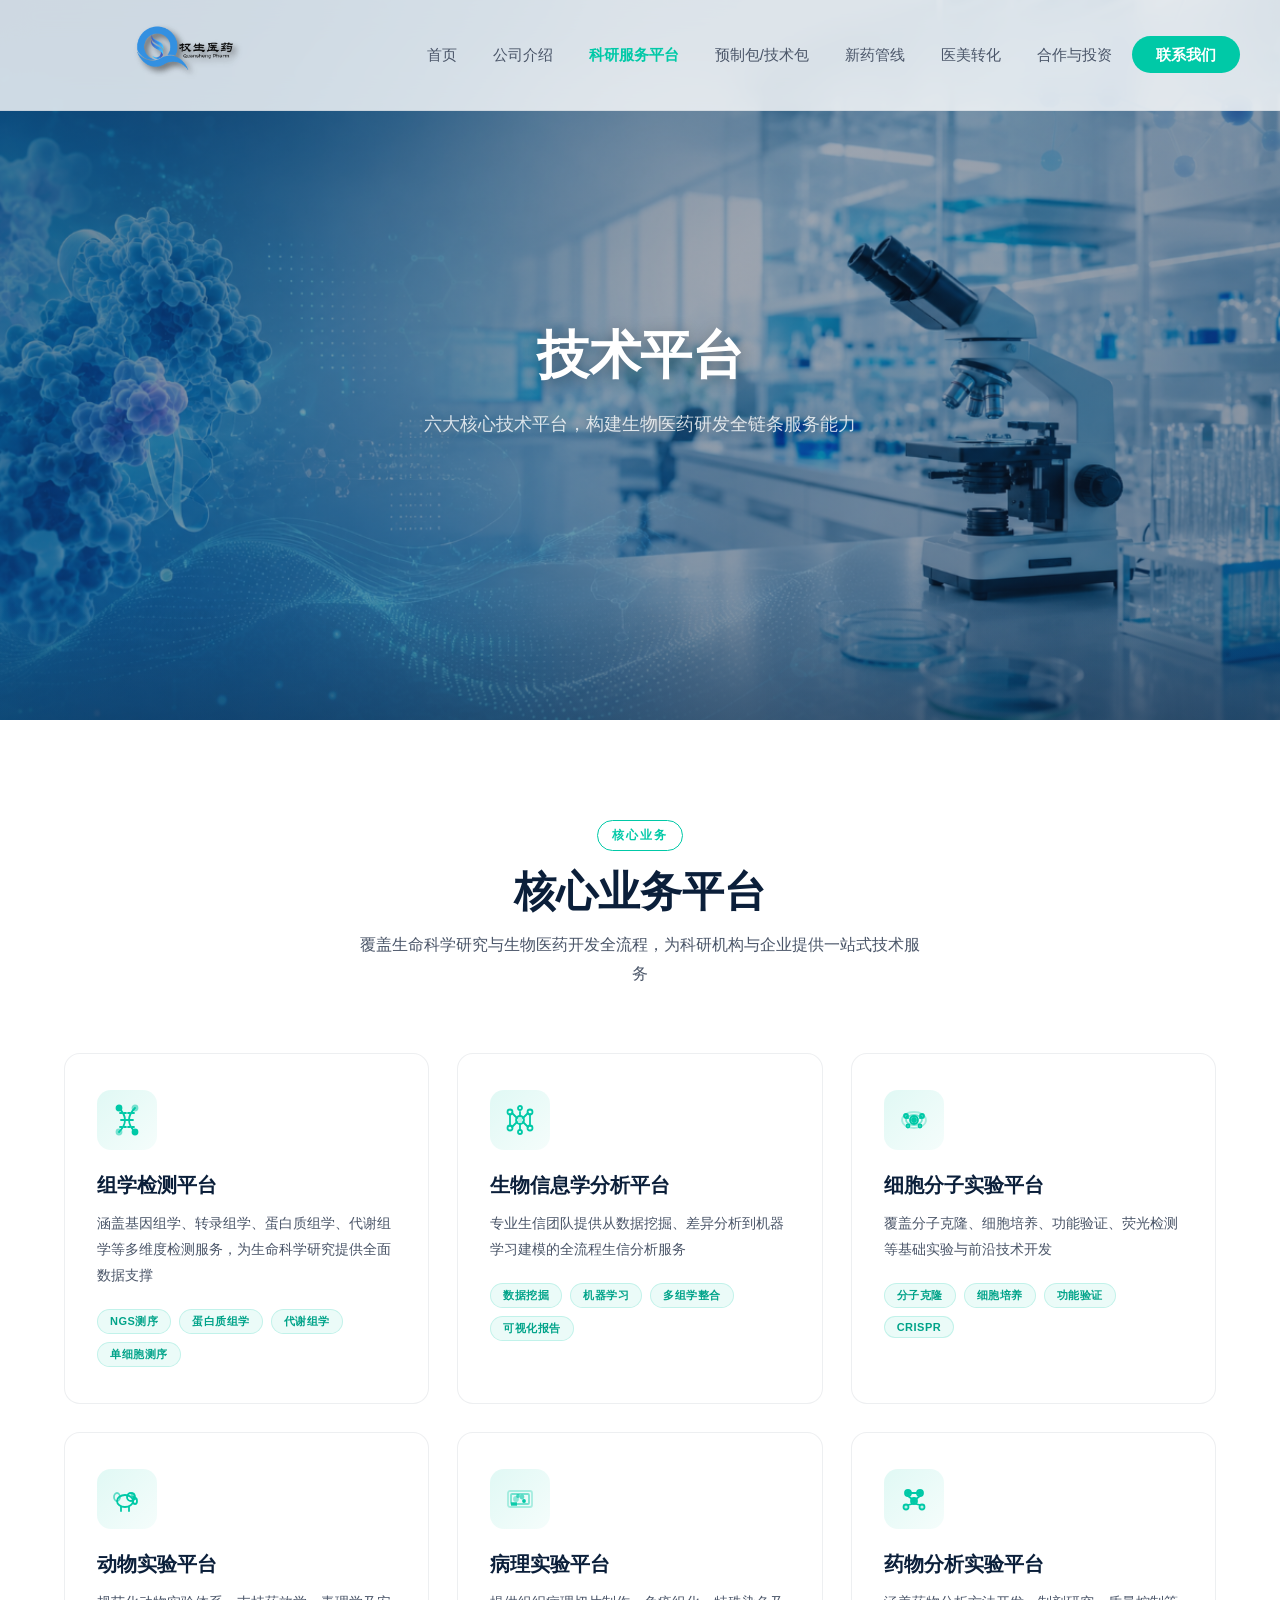
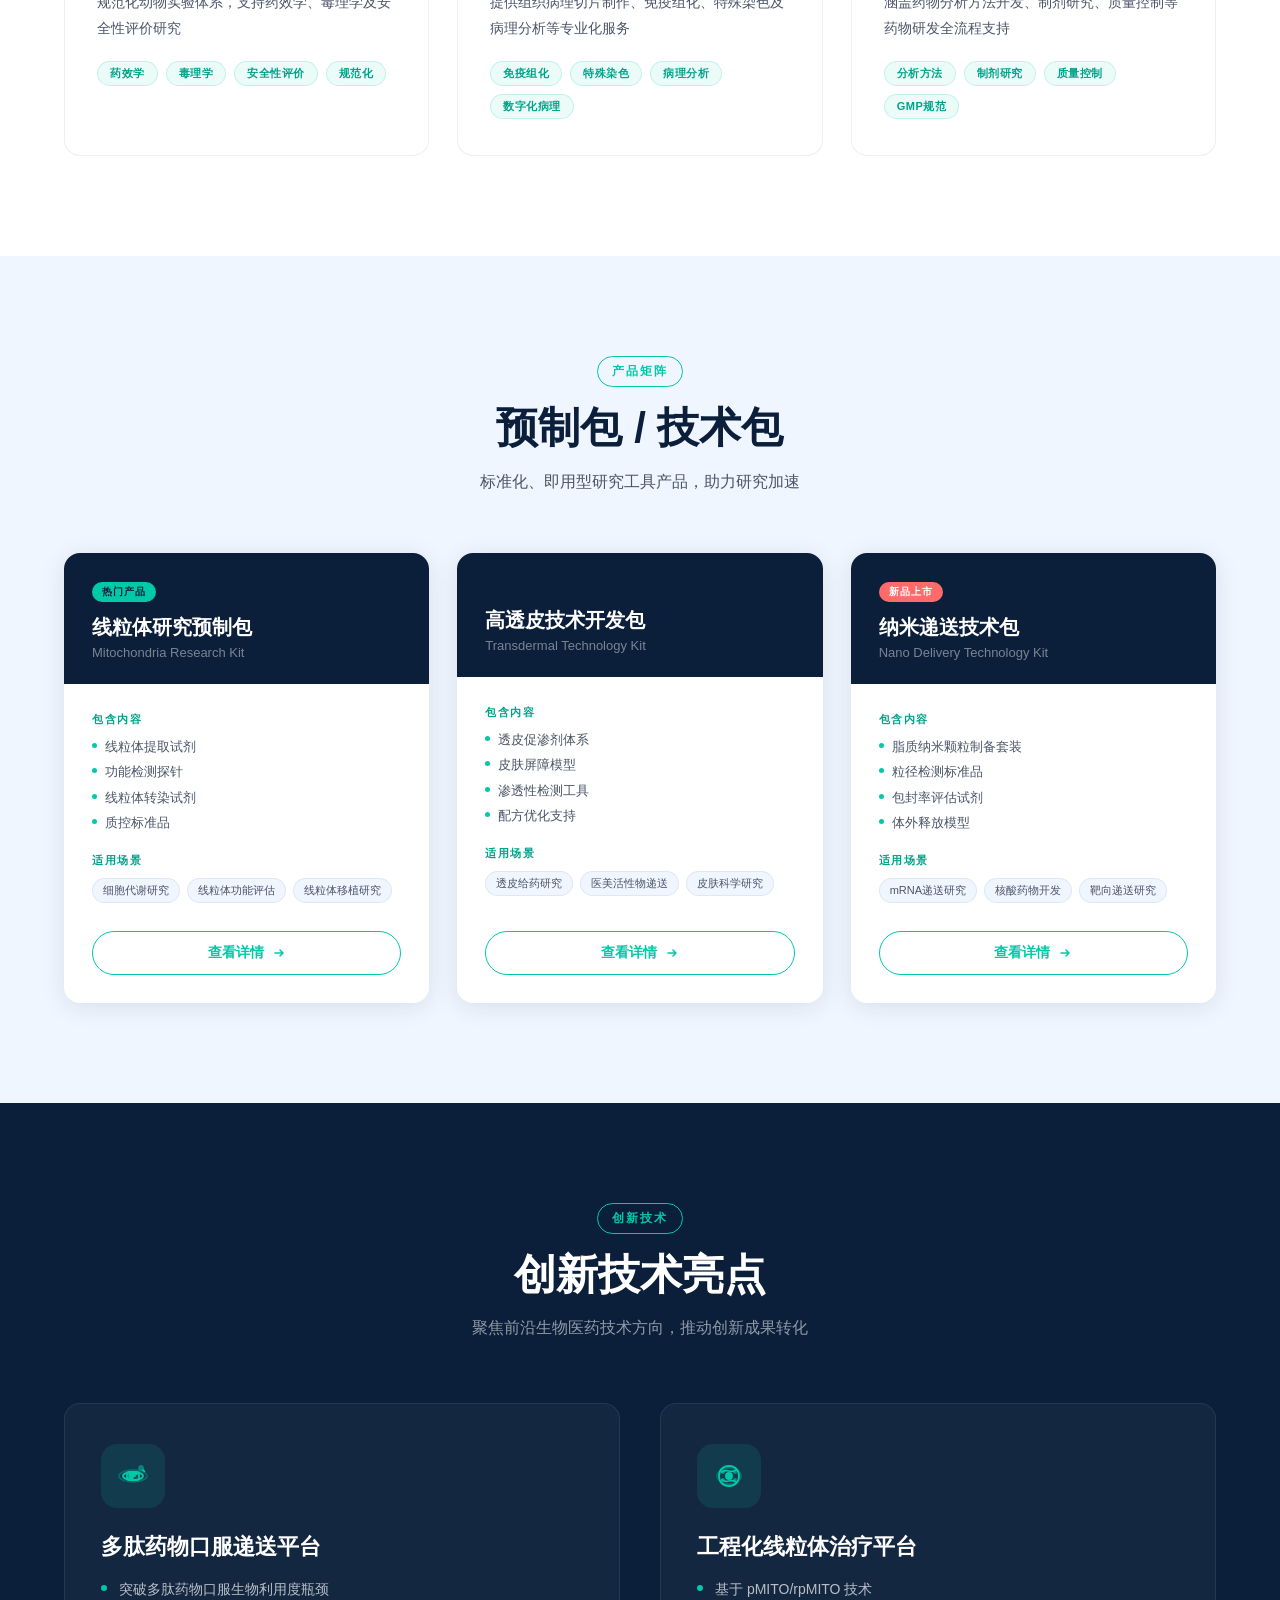
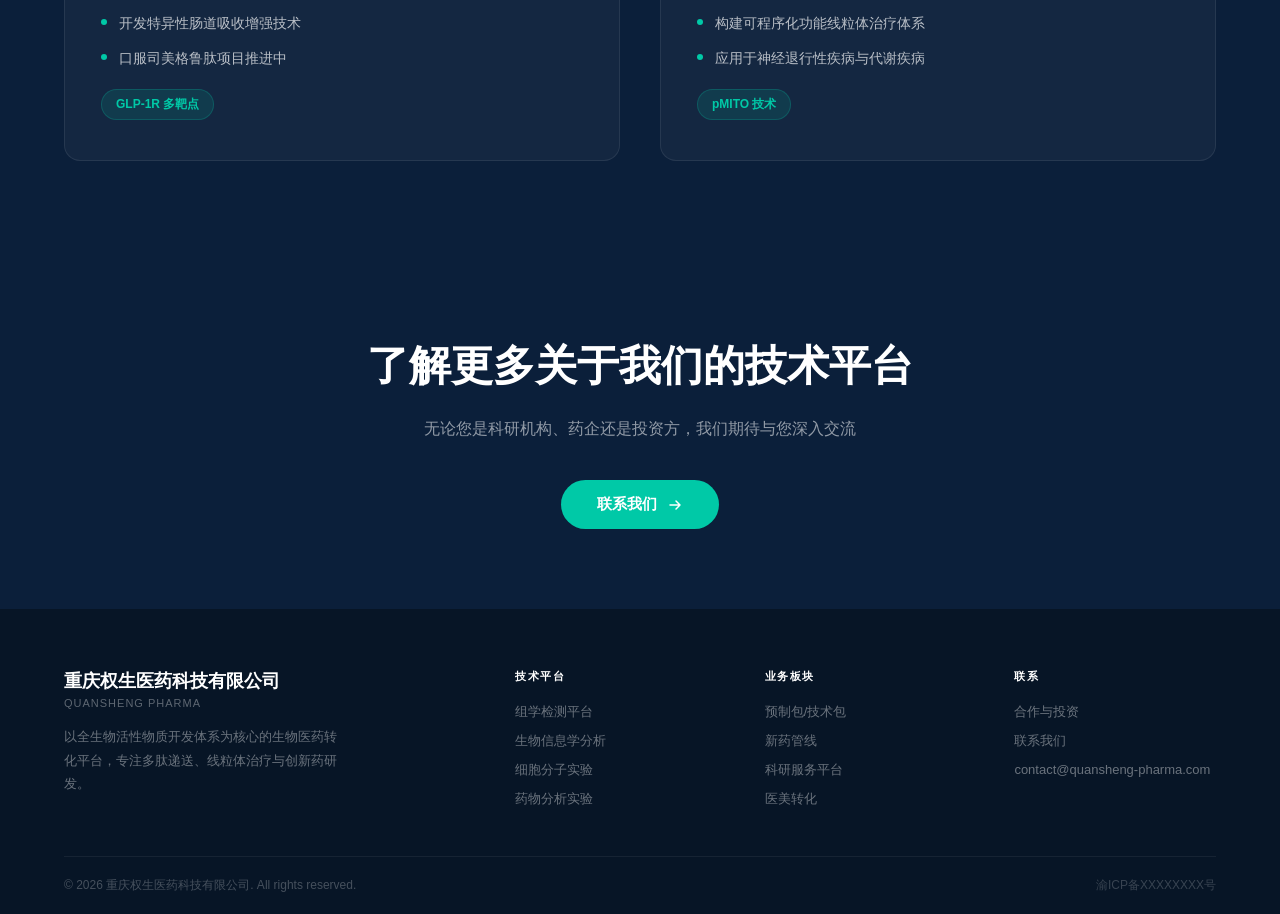
<file: platform.html>
<!DOCTYPE html>
<html lang="zh-CN">
<head>
<meta charset="UTF-8">
<meta name="viewport" content="width=device-width, initial-scale=1.0">
<title>技术平台 | 重庆权生医药科技有限公司</title>
<meta name="description" content="重庆权生医药科技有限公司六大核心技术平台，覆盖组学检测、生物信息学、细胞分子实验、动物实验、病理实验、药物分析，构建生物医药研发全链条服务能力。">
<style>
/* ===== CSS Reset & Variables ===== */
*, *::before, *::after { box-sizing: border-box; margin: 0; padding: 0; }
:root {
  --deep-blue: #0B1F3A;
  --teal: #00C9A7;
  --teal-dark: #00A389;
  --light-bg: #F0F6FF;
  --white: #FFFFFF;
  --text-gray: #4A5568;
  --text-light: #A0AEC0;
  --border-light: rgba(255,255,255,0.12);
  --card-shadow: 0 4px 24px rgba(11,31,58,0.10);
  --card-shadow-hover: 0 12px 40px rgba(11,31,58,0.18);
  --radius: 16px;
  --radius-sm: 8px;
  --font-cn: 'Source Han Sans CN', 'Noto Sans SC', 'PingFang SC', 'Microsoft YaHei', sans-serif;
  --font-en: -apple-system, BlinkMacSystemFont, 'Segoe UI', system-ui, sans-serif;
  --transition: 0.32s cubic-bezier(0.4,0,0.2,1);
}
html { scroll-behavior: smooth; font-size: 16px; }
body {
  font-family: var(--font-cn);
  color: var(--text-gray);
  background: var(--white);
  overflow-x: hidden;
  -webkit-font-smoothing: antialiased;
}
a { text-decoration: none; color: inherit; }
ul { list-style: none; }
img { max-width: 100%; display: block; }
button { cursor: pointer; border: none; outline: none; font-family: inherit; }
section { position: relative; overflow: hidden; }

/* ===== Utility ===== */
.container { max-width: 1200px; margin: 0 auto; padding: 0 24px; }
.section-tag {
  display: inline-flex; align-items: center; gap: 8px;
  font-size: 12px; font-weight: 600; letter-spacing: 2px;
  text-transform: uppercase; color: var(--teal);
  padding: 6px 14px; border: 1.5px solid var(--teal);
  border-radius: 100px; margin-bottom: 16px;
}
.section-title {
  font-size: clamp(28px, 4vw, 42px); font-weight: 700;
  line-height: 1.2; margin-bottom: 14px;
}
.section-sub {
  font-size: 16px; color: var(--text-gray);
  line-height: 1.8; max-width: 560px;
}
.fade-in {
  opacity: 0; transform: translateY(32px);
  transition: opacity 0.7s ease, transform 0.7s ease;
}
.fade-in.visible { opacity: 1; transform: translateY(0); }
.fade-in-delay-1 { transition-delay: 0.1s; }
.fade-in-delay-2 { transition-delay: 0.2s; }
.fade-in-delay-3 { transition-delay: 0.3s; }
.fade-in-delay-4 { transition-delay: 0.4s; }
.fade-in-delay-5 { transition-delay: 0.5s; }

/* ===== Navbar - Shared via nav.css ===== */

/* ===== Hero Banner ===== */
#banner {
  background-image: url('images/platform-hero-bg.png');
  background-size: cover;
  background-position: center center;
  background-repeat: no-repeat;
  min-height: 80vh;
  display: flex; align-items: center; justify-content: center;
  position: relative; overflow: hidden;
  padding: 100px 24px 60px;
}
/* Blue/dark-blue semi-transparent overlay for text readability */
#banner::before {
  content: ''; position: absolute; inset: 0;
  background: linear-gradient(135deg, rgba(11,31,58,0.55) 0%, rgba(11,31,58,0.40) 50%, rgba(11,31,58,0.50) 100%);
  pointer-events: none; z-index: 1;
}
/* Bottom gradient for smooth transition */
#banner::after {
  content: ''; position: absolute; bottom: 0; left: 0; right: 0;
  height: 120px;
  background: linear-gradient(transparent, rgba(11,31,58,0.30));
  pointer-events: none; z-index: 1;
}
#banner-canvas { display: none; }
.banner-inner {
  position: relative; z-index: 2;
  text-align: center;
  max-width: 800px;
}
.banner-title {
  font-size: clamp(36px, 5vw, 52px);
  font-weight: 800; color: var(--white);
  margin-bottom: 18px;
  letter-spacing: -0.5px;
  text-shadow: 0 2px 16px rgba(0,0,0,0.3);
}
.banner-sub {
  font-size: 18px; color: rgba(255,255,255,0.80);
  line-height: 1.7;
  max-width: 600px;
  margin: 0 auto;
  text-shadow: 0 1px 8px rgba(0,0,0,0.2);
}
.banner-deco { display: none; }

/* ===== Core Platforms Section ===== */
#platforms {
  background: var(--white);
  padding: 100px 0;
}
.platforms-header {
  text-align: center; max-width: 600px;
  margin: 0 auto 64px;
}
.platforms-header .section-sub { margin: 0 auto; }
.platform-cards {
  display: grid; grid-template-columns: repeat(3, 1fr);
  gap: 28px;
}
.platform-card {
  background: var(--white);
  border: 1.5px solid rgba(11,31,58,0.07);
  border-radius: var(--radius);
  padding: 36px 32px;
  transition: box-shadow var(--transition), border-color var(--transition), transform var(--transition);
  position: relative; overflow: hidden;
}
.platform-card::before {
  content: ''; position: absolute; top: 0; left: 0; right: 0;
  height: 3px; background: linear-gradient(90deg, var(--teal), var(--teal-dark));
  transform: scaleX(0); transform-origin: left;
  transition: transform var(--transition);
}
.platform-card:hover {
  box-shadow: var(--card-shadow-hover);
  border-color: rgba(0,201,167,0.18);
  transform: translateY(-6px);
}
.platform-card:hover::before { transform: scaleX(1); }
.platform-icon {
  width: 60px; height: 60px;
  background: linear-gradient(135deg, rgba(0,201,167,0.12), rgba(0,201,167,0.04));
  border-radius: 14px; display: flex; align-items: center; justify-content: center;
  margin-bottom: 22px;
}
.platform-icon svg { width: 32px; height: 32px; }
.platform-title {
  font-size: 20px; font-weight: 700; color: var(--deep-blue);
  margin-bottom: 12px;
}
.platform-desc {
  font-size: 14px; color: var(--text-gray);
  line-height: 1.85; margin-bottom: 20px;
}
.platform-tags { display: flex; flex-wrap: wrap; gap: 8px; }
.tag {
  font-size: 11px; font-weight: 600;
  padding: 4px 12px; border-radius: 100px;
  background: rgba(0,201,167,0.08); color: var(--teal-dark);
  border: 1px solid rgba(0,201,167,0.18); letter-spacing: 0.5px;
}

/* ===== Tech Kits Section ===== */
#kits {
  background: var(--light-bg);
  padding: 100px 0;
}
.kits-header { text-align: center; max-width: 600px; margin: 0 auto 56px; }
.kits-header .section-sub { margin: 0 auto; }
.kits-grid {
  display: grid; grid-template-columns: repeat(3, 1fr);
  gap: 28px;
}
.kit-card {
  background: var(--white);
  border-radius: var(--radius);
  padding: 0; overflow: hidden;
  box-shadow: var(--card-shadow);
  transition: box-shadow var(--transition), transform var(--transition);
  display: flex; flex-direction: column;
}
.kit-card:hover {
  box-shadow: var(--card-shadow-hover);
  transform: translateY(-4px);
}
.kit-card-head {
  background: var(--deep-blue);
  padding: 28px 28px 24px;
  position: relative;
}
.kit-badge {
  display: inline-block; font-size: 10px; font-weight: 700;
  padding: 3px 10px; border-radius: 100px;
  background: var(--teal); color: var(--deep-blue);
  letter-spacing: 1px; text-transform: uppercase;
  margin-bottom: 12px;
}
.kit-badge.new { background: #FF6B6B; color: var(--white); }
.kit-card-title {
  font-size: 20px; font-weight: 700; color: var(--white);
  margin-bottom: 4px;
}
.kit-card-sub {
  font-size: 13px; color: rgba(255,255,255,0.45);
  margin-top: 4px;
}
.kit-card-body { padding: 28px; flex: 1; }
.kit-section-label {
  font-size: 11px; font-weight: 700; letter-spacing: 1.5px;
  color: var(--teal-dark); text-transform: uppercase;
  margin-bottom: 10px; margin-top: 20px;
}
.kit-section-label:first-child { margin-top: 0; }
.kit-items { display: flex; flex-direction: column; gap: 6px; }
.kit-item {
  font-size: 13px; color: var(--text-gray);
  display: flex; align-items: flex-start; gap: 8px; line-height: 1.5;
}
.kit-item::before {
  content: ''; width: 5px; height: 5px;
  border-radius: 50%; background: var(--teal);
  margin-top: 6px; flex-shrink: 0;
}
.kit-scenarios { display: flex; flex-wrap: wrap; gap: 7px; }
.kit-scenario {
  font-size: 11px; color: var(--text-gray);
  background: var(--light-bg); padding: 4px 10px;
  border-radius: 100px; border: 1px solid rgba(11,31,58,0.07);
}
.kit-card-foot { padding: 0 28px 28px; }
.btn-kit {
  width: 100%; padding: 12px 20px;
  background: transparent; border: 1.5px solid var(--teal);
  border-radius: 100px; color: var(--teal);
  font-size: 14px; font-weight: 600;
  transition: background var(--transition), color var(--transition), transform 0.2s;
  display: flex; align-items: center; justify-content: center; gap: 8px;
}
.btn-kit:hover {
  background: var(--teal); color: var(--white);
  transform: translateY(-1px);
}

/* ===== Innovation Highlights ===== */
#innovation {
  background: var(--deep-blue);
  padding: 100px 0;
  position: relative;
}
.innovation-header {
  text-align: center; max-width: 600px;
  margin: 0 auto 60px;
}
.innovation-header .section-title { color: var(--white); }
.innovation-header .section-sub { color: rgba(255,255,255,0.55); margin: 0 auto; }
.innovation-header .section-tag { color: var(--teal); border-color: var(--teal); }
.innovation-grid {
  display: grid; grid-template-columns: 1fr 1fr;
  gap: 40px;
}
.innovation-card {
  background: rgba(255,255,255,0.04);
  border: 1px solid rgba(255,255,255,0.08);
  border-radius: var(--radius);
  padding: 40px 36px;
  transition: background var(--transition), border-color var(--transition), transform var(--transition);
}
.innovation-card:hover {
  background: rgba(255,255,255,0.07);
  border-color: rgba(0,201,167,0.25);
  transform: translateY(-4px);
}
.innovation-icon {
  width: 64px; height: 64px;
  background: rgba(0,201,167,0.12);
  border-radius: 16px;
  display: flex; align-items: center; justify-content: center;
  margin-bottom: 24px;
}
.innovation-icon svg { width: 36px; height: 36px; }
.innovation-title {
  font-size: 22px; font-weight: 700; color: var(--white);
  margin-bottom: 16px;
}
.innovation-list {
  display: flex; flex-direction: column; gap: 12px;
}
.innovation-item {
  display: flex; align-items: flex-start; gap: 12px;
  font-size: 14px; color: rgba(255,255,255,0.7);
  line-height: 1.6;
}
.innovation-item::before {
  content: '';
  width: 6px; height: 6px;
  border-radius: 50%;
  background: var(--teal);
  margin-top: 7px; flex-shrink: 0;
}
.innovation-tag {
  display: inline-block;
  margin-top: 20px;
  font-size: 12px; font-weight: 600;
  padding: 6px 14px; border-radius: 100px;
  background: rgba(0,201,167,0.12); color: var(--teal);
  border: 1px solid rgba(0,201,167,0.22);
}

/* ===== Contact CTA ===== */
#cta {
  background: var(--deep-blue);
  padding: 80px 0;
  position: relative;
  overflow: hidden;
}
.cta-inner {
  text-align: center;
  position: relative; z-index: 2;
}
.cta-inner .section-title { color: var(--white); margin-bottom: 24px; }
.cta-inner .section-sub { color: rgba(255,255,255,0.55); margin: 0 auto 36px; max-width: 480px; }
.btn-cta {
  display: inline-flex; align-items: center; gap: 10px;
  background: var(--teal); color: var(--white);
  padding: 15px 36px; border-radius: 100px;
  font-size: 15px; font-weight: 700;
  transition: background var(--transition), box-shadow var(--transition), transform 0.2s;
}
.btn-cta:hover {
  background: var(--teal-dark);
  box-shadow: 0 8px 32px rgba(0,201,167,0.4);
  transform: translateY(-2px);
}

/* ===== Footer ===== */
#footer {
  background: #071526;
  padding: 60px 0 0;
}
.footer-inner {
  display: grid; grid-template-columns: 2fr 1fr 1fr 1fr;
  gap: 48px; padding-bottom: 48px;
  border-bottom: 1px solid rgba(255,255,255,0.06);
}
.footer-brand .footer-logo-text {
  font-size: 18px; font-weight: 700; color: var(--white);
  margin-bottom: 4px;
}
.footer-brand .footer-logo-sub { font-size: 11px; color: rgba(255,255,255,0.35); letter-spacing: 1px; margin-bottom: 16px; }
.footer-brand-desc { font-size: 13px; color: rgba(255,255,255,0.4); line-height: 1.8; max-width: 280px; }
.footer-col-title {
  font-size: 13px; font-weight: 700; color: var(--white);
  letter-spacing: 0.5px; margin-bottom: 18px;
  text-transform: uppercase; font-size: 11px; letter-spacing: 1.5px;
}
.footer-links { display: flex; flex-direction: column; gap: 10px; }
.footer-links a {
  font-size: 13px; color: rgba(255,255,255,0.4);
  transition: color var(--transition);
}
.footer-links a:hover { color: var(--teal); }
.footer-bottom {
  display: flex; justify-content: space-between; align-items: center;
  padding: 20px 0; flex-wrap: wrap; gap: 12px;
}
.footer-copyright { font-size: 12px; color: rgba(255,255,255,0.25); }
.footer-icp { font-size: 12px; color: rgba(255,255,255,0.2); }

/* ===== Back to Top ===== */
#back-to-top {
  position: fixed; bottom: 32px; right: 32px; z-index: 999;
  width: 44px; height: 56px;
  background: var(--teal); border-radius: 12px;
  display: flex; align-items: center; justify-content: center;
  cursor: pointer; opacity: 0; pointer-events: none;
  transition: opacity var(--transition), transform var(--transition), background var(--transition);
  box-shadow: 0 4px 16px rgba(0,201,167,0.3);
}
#back-to-top.show { opacity: 1; pointer-events: all; }
#back-to-top:hover { background: var(--teal-dark); transform: translateY(-3px); }
#back-to-top svg { width: 18px; height: 18px; color: var(--white); }

/* ===== Responsive ===== */
@media (max-width: 1024px) {
  .platform-cards { grid-template-columns: 1fr 1fr; }
  .kits-grid { grid-template-columns: 1fr 1fr; }
  .innovation-grid { grid-template-columns: 1fr; }
  .footer-inner { grid-template-columns: 1fr 1fr; gap: 36px; }
}
@media (max-width: 768px) {
  .platform-cards { grid-template-columns: 1fr; }
  .kits-grid { grid-template-columns: 1fr; }
  .footer-inner { grid-template-columns: 1fr; }
  .banner-title { font-size: 32px; }
  .banner-sub { font-size: 16px; }
}
</style>
<link rel="stylesheet" href="nav.css">
</head>
<body>

<!-- ===== NAVBAR ===== -->
<nav id="navbar">
  <div class="nav-inner">
    <a href="index.html" class="nav-logo">
      <img src="images/logo.png" alt="权生医药 Quansheng Pharm">
    </a>
    <ul class="nav-menu">
      <li><a href="index.html">首页</a></li>
      <li><a href="about.html">公司介绍</a></li>
      <li><a href="research-service.html" class="active">科研服务平台</a></li>
      <li><a href="kits.html">预制包/技术包</a></li>
      <li><a href="index.html#pipeline">新药管线</a></li>
      <li><a href="medaes.html">医美转化</a></li>
      <li><a href="index.html#cooperation">合作与投资</a></li>
      <li><a href="index.html#contact" class="nav-cta">联系我们</a></li>
    </ul>
    <button class="nav-hamburger" id="nav-hamburger" aria-label="菜单">
      <span></span><span></span><span></span>
    </button>
  </div>
  <div class="mobile-menu" id="mobile-menu">
    <a href="index.html">首页</a>
    <a href="about.html">公司介绍</a>
    <a href="research-service.html" class="active">科研服务平台</a>
    <a href="kits.html">预制包/技术包</a>
    <a href="index.html#pipeline">新药管线</a>
    <a href="medaes.html">医美转化</a>
    <a href="index.html#cooperation">合作与投资</a>
    <a href="index.html#contact">联系我们</a>
  </div>
</nav>

<!-- ===== HERO BANNER ===== -->
<section id="banner">
  <canvas id="banner-canvas"></canvas>
  <div class="banner-deco banner-deco-1"></div>
  <div class="banner-deco banner-deco-2"></div>
  <div class="banner-inner">
    <h1 class="banner-title fade-in">技术平台</h1>
    <p class="banner-sub fade-in fade-in-delay-1">六大核心技术平台，构建生物医药研发全链条服务能力</p>
  </div>
</section>

<!-- ===== CORE PLATFORMS ===== -->
<section id="platforms">
  <div class="container">
    <div class="platforms-header fade-in">
      <div class="section-tag">核心业务</div>
      <h2 class="section-title" style="color: var(--deep-blue);">核心业务平台</h2>
      <p class="section-sub">覆盖生命科学研究与生物医药开发全流程，为科研机构与企业提供一站式技术服务</p>
    </div>
    <div class="platform-cards">
      <!-- Platform 1: 组学检测平台 -->
      <div class="platform-card fade-in">
        <div class="platform-icon">
          <svg viewBox="0 0 32 32" fill="none" stroke="#00C9A7" stroke-width="1.8" stroke-linecap="round">
            <!-- DNA Double Helix -->
            <path d="M8 4 C8 4, 14 10, 14 16 C14 22, 8 28, 8 28"/>
            <path d="M24 4 C24 4, 18 10, 18 16 C18 22, 24 28, 24 28"/>
            <line x1="9" y1="9" x2="23" y2="9" stroke-dasharray="2 2"/>
            <line x1="10" y1="16" x2="22" y2="16"/>
            <line x1="9" y1="23" x2="23" y2="23" stroke-dasharray="2 2"/>
            <circle cx="8" cy="4" r="2.5" fill="#00C9A7"/>
            <circle cx="24" cy="4" r="2.5" fill="#00C9A7" opacity="0.5"/>
            <circle cx="8" cy="28" r="2.5" fill="#00C9A7" opacity="0.5"/>
            <circle cx="24" cy="28" r="2.5" fill="#00C9A7"/>
          </svg>
        </div>
        <h3 class="platform-title">组学检测平台</h3>
        <p class="platform-desc">涵盖基因组学、转录组学、蛋白质组学、代谢组学等多维度检测服务，为生命科学研究提供全面数据支撑</p>
        <div class="platform-tags">
          <span class="tag">NGS测序</span>
          <span class="tag">蛋白质组学</span>
          <span class="tag">代谢组学</span>
          <span class="tag">单细胞测序</span>
        </div>
      </div>
      <!-- Platform 2: 生物信息学分析平台 -->
      <div class="platform-card fade-in fade-in-delay-1">
        <div class="platform-icon">
          <svg viewBox="0 0 32 32" fill="none" stroke="#00C9A7" stroke-width="1.8" stroke-linecap="round">
            <!-- Data Network Nodes -->
            <circle cx="16" cy="16" r="4" fill="rgba(0,201,167,0.2)"/>
            <circle cx="6" cy="8" r="2.5"/>
            <circle cx="26" cy="8" r="2.5"/>
            <circle cx="6" cy="24" r="2.5"/>
            <circle cx="26" cy="24" r="2.5"/>
            <circle cx="16" cy="4" r="2"/>
            <circle cx="16" cy="28" r="2"/>
            <line x1="8" y1="9" x2="13" y2="14"/>
            <line x1="24" y1="9" x2="19" y2="14"/>
            <line x1="8" y1="23" x2="13" y2="18"/>
            <line x1="24" y1="23" x2="19" y2="18"/>
            <line x1="16" y1="8" x2="16" y2="12"/>
            <line x1="16" y1="20" x2="16" y2="26"/>
            <line x1="6" y1="10" x2="6" y2="22"/>
            <line x1="26" y1="10" x2="26" y2="22"/>
          </svg>
        </div>
        <h3 class="platform-title">生物信息学分析平台</h3>
        <p class="platform-desc">专业生信团队提供从数据挖掘、差异分析到机器学习建模的全流程生信分析服务</p>
        <div class="platform-tags">
          <span class="tag">数据挖掘</span>
          <span class="tag">机器学习</span>
          <span class="tag">多组学整合</span>
          <span class="tag">可视化报告</span>
        </div>
      </div>
      <!-- Platform 3: 细胞分子实验平台 -->
      <div class="platform-card fade-in fade-in-delay-2">
        <div class="platform-icon">
          <svg viewBox="0 0 32 32" fill="none" stroke="#00C9A7" stroke-width="1.8" stroke-linecap="round">
            <!-- Cell/Molecule Structure -->
            <ellipse cx="16" cy="16" rx="12" ry="8" opacity="0.3"/>
            <ellipse cx="16" cy="16" rx="8" ry="5" opacity="0.5"/>
            <circle cx="16" cy="16" r="4" fill="rgba(0,201,167,0.2)"/>
            <circle cx="8" cy="12" r="2"/>
            <circle cx="24" cy="12" r="2"/>
            <circle cx="10" cy="22" r="1.5"/>
            <circle cx="22" cy="22" r="1.5"/>
            <circle cx="16" cy="16" r="2" fill="#00C9A7"/>
            <line x1="10" y1="14" x2="8" y2="12"/>
            <line x1="22" y1="14" x2="24" y2="12"/>
          </svg>
        </div>
        <h3 class="platform-title">细胞分子实验平台</h3>
        <p class="platform-desc">覆盖分子克隆、细胞培养、功能验证、荧光检测等基础实验与前沿技术开发</p>
        <div class="platform-tags">
          <span class="tag">分子克隆</span>
          <span class="tag">细胞培养</span>
          <span class="tag">功能验证</span>
          <span class="tag">CRISPR</span>
        </div>
      </div>
      <!-- Platform 4: 动物实验平台 -->
      <div class="platform-card fade-in fade-in-delay-3">
        <div class="platform-icon">
          <svg viewBox="0 0 32 32" fill="none" stroke="#00C9A7" stroke-width="1.8" stroke-linecap="round">
            <!-- Lab Mouse Simplified -->
            <ellipse cx="14" cy="18" rx="8" ry="6"/>
            <circle cx="20" cy="14" r="4"/>
            <circle cx="22" cy="12" r="1.5" fill="#00C9A7" opacity="0.6"/>
            <path d="M22 14 Q24 14, 24 16"/>
            <ellipse cx="6" cy="14" rx="3" ry="4" opacity="0.6"/>
            <ellipse cx="24" cy="18" rx="2" ry="3"/>
            <line x1="10" y1="24" x2="10" y2="28"/>
            <line x1="18" y1="24" x2="18" y2="28"/>
            <path d="M4" y1="20" x2="2" y2="18" stroke-dasharray="1 1"/>
          </svg>
        </div>
        <h3 class="platform-title">动物实验平台</h3>
        <p class="platform-desc">规范化动物实验体系，支持药效学、毒理学及安全性评价研究</p>
        <div class="platform-tags">
          <span class="tag">药效学</span>
          <span class="tag">毒理学</span>
          <span class="tag">安全性评价</span>
          <span class="tag">规范化</span>
        </div>
      </div>
      <!-- Platform 5: 病理实验平台 -->
      <div class="platform-card fade-in fade-in-delay-4">
        <div class="platform-icon">
          <svg viewBox="0 0 32 32" fill="none" stroke="#00C9A7" stroke-width="1.8" stroke-linecap="round">
            <!-- Tissue Section -->
            <rect x="4" y="8" width="24" height="16" rx="2" opacity="0.3"/>
            <rect x="7" y="11" width="18" height="10" rx="1" opacity="0.5"/>
            <circle cx="12" cy="16" r="2" fill="#00C9A7" opacity="0.4"/>
            <circle cx="18" cy="14" r="1.5" fill="#00C9A7" opacity="0.6"/>
            <circle cx="20" cy="18" r="1" fill="#00C9A7"/>
            <circle cx="14" cy="13" r="1" fill="#00C9A7" opacity="0.7"/>
            <line x1="8" y1="20" x2="8" y2="22"/>
            <line x1="10" y1="20" x2="10" y2="22"/>
            <line x1="12" y1="20" x2="12" y2="22"/>
          </svg>
        </div>
        <h3 class="platform-title">病理实验平台</h3>
        <p class="platform-desc">提供组织病理切片制作、免疫组化、特殊染色及病理分析等专业化服务</p>
        <div class="platform-tags">
          <span class="tag">免疫组化</span>
          <span class="tag">特殊染色</span>
          <span class="tag">病理分析</span>
          <span class="tag">数字化病理</span>
        </div>
      </div>
      <!-- Platform 6: 药物分析实验平台 -->
      <div class="platform-card fade-in fade-in-delay-5">
        <div class="platform-icon">
          <svg viewBox="0 0 32 32" fill="none" stroke="#00C9A7" stroke-width="1.8" stroke-linecap="round">
            <!-- Molecule/Drug Formula -->
            <circle cx="10" cy="10" r="3" fill="rgba(0,201,167,0.2)"/>
            <circle cx="22" cy="10" r="3" fill="rgba(0,201,167,0.2)"/>
            <circle cx="16" cy="18" r="3" fill="rgba(0,201,167,0.2)"/>
            <circle cx="8" cy="24" r="2.5" fill="rgba(0,201,167,0.2)"/>
            <circle cx="24" cy="24" r="2.5" fill="rgba(0,201,167,0.2)"/>
            <line x1="13" y1="10" x2="19" y2="10"/>
            <line x1="10" y1="13" x2="14" y2="16"/>
            <line x1="18" y1="16" x2="22" y2="13"/>
            <line x1="14" y1="21" x2="10" y2="22"/>
            <line x1="18" y1="21" x2="22" y2="22"/>
            <circle cx="10" cy="10" r="1.5" fill="#00C9A7"/>
            <circle cx="22" cy="10" r="1.5" fill="#00C9A7"/>
            <circle cx="16" cy="18" r="1.5" fill="#00C9A7"/>
          </svg>
        </div>
        <h3 class="platform-title">药物分析实验平台</h3>
        <p class="platform-desc">涵盖药物分析方法开发、制剂研究、质量控制等药物研发全流程支持</p>
        <div class="platform-tags">
          <span class="tag">分析方法</span>
          <span class="tag">制剂研究</span>
          <span class="tag">质量控制</span>
          <span class="tag">GMP规范</span>
        </div>
      </div>
    </div>
  </div>
</section>

<!-- ===== TECH KITS ===== -->
<section id="kits">
  <div class="container">
    <div class="kits-header fade-in">
      <div class="section-tag">产品矩阵</div>
      <h2 class="section-title" style="color: var(--deep-blue);">预制包 / 技术包</h2>
      <p class="section-sub">标准化、即用型研究工具产品，助力研究加速</p>
    </div>
    <div class="kits-grid">
      <!-- Kit 1 -->
      <div class="kit-card fade-in">
        <div class="kit-card-head">
          <div class="kit-badge">热门产品</div>
          <div class="kit-card-title">线粒体研究预制包</div>
          <div class="kit-card-sub">Mitochondria Research Kit</div>
        </div>
        <div class="kit-card-body">
          <div class="kit-section-label">包含内容</div>
          <ul class="kit-items">
            <li class="kit-item">线粒体提取试剂</li>
            <li class="kit-item">功能检测探针</li>
            <li class="kit-item">线粒体转染试剂</li>
            <li class="kit-item">质控标准品</li>
          </ul>
          <div class="kit-section-label">适用场景</div>
          <div class="kit-scenarios">
            <span class="kit-scenario">细胞代谢研究</span>
            <span class="kit-scenario">线粒体功能评估</span>
            <span class="kit-scenario">线粒体移植研究</span>
          </div>
        </div>
        <div class="kit-card-foot">
          <button class="btn-kit">
            查看详情
            <svg width="14" height="14" viewBox="0 0 14 14" fill="none"><path d="M3 7h8M8 4l3 3-3 3" stroke="currentColor" stroke-width="1.5" stroke-linecap="round" stroke-linejoin="round"/></svg>
          </button>
        </div>
      </div>
      <!-- Kit 2 -->
      <div class="kit-card fade-in fade-in-delay-1">
        <div class="kit-card-head">
          <div class="kit-card-title" style="margin-top:26px;">高透皮技术开发包</div>
          <div class="kit-card-sub">Transdermal Technology Kit</div>
        </div>
        <div class="kit-card-body">
          <div class="kit-section-label">包含内容</div>
          <ul class="kit-items">
            <li class="kit-item">透皮促渗剂体系</li>
            <li class="kit-item">皮肤屏障模型</li>
            <li class="kit-item">渗透性检测工具</li>
            <li class="kit-item">配方优化支持</li>
          </ul>
          <div class="kit-section-label">适用场景</div>
          <div class="kit-scenarios">
            <span class="kit-scenario">透皮给药研究</span>
            <span class="kit-scenario">医美活性物递送</span>
            <span class="kit-scenario">皮肤科学研究</span>
          </div>
        </div>
        <div class="kit-card-foot">
          <button class="btn-kit">
            查看详情
            <svg width="14" height="14" viewBox="0 0 14 14" fill="none"><path d="M3 7h8M8 4l3 3-3 3" stroke="currentColor" stroke-width="1.5" stroke-linecap="round" stroke-linejoin="round"/></svg>
          </button>
        </div>
      </div>
      <!-- Kit 3 -->
      <div class="kit-card fade-in fade-in-delay-2">
        <div class="kit-card-head">
          <div class="kit-badge new">新品上市</div>
          <div class="kit-card-title">纳米递送技术包</div>
          <div class="kit-card-sub">Nano Delivery Technology Kit</div>
        </div>
        <div class="kit-card-body">
          <div class="kit-section-label">包含内容</div>
          <ul class="kit-items">
            <li class="kit-item">脂质纳米颗粒制备套装</li>
            <li class="kit-item">粒径检测标准品</li>
            <li class="kit-item">包封率评估试剂</li>
            <li class="kit-item">体外释放模型</li>
          </ul>
          <div class="kit-section-label">适用场景</div>
          <div class="kit-scenarios">
            <span class="kit-scenario">mRNA递送研究</span>
            <span class="kit-scenario">核酸药物开发</span>
            <span class="kit-scenario">靶向递送研究</span>
          </div>
        </div>
        <div class="kit-card-foot">
          <button class="btn-kit">
            查看详情
            <svg width="14" height="14" viewBox="0 0 14 14" fill="none"><path d="M3 7h8M8 4l3 3-3 3" stroke="currentColor" stroke-width="1.5" stroke-linecap="round" stroke-linejoin="round"/></svg>
          </button>
        </div>
      </div>
    </div>
  </div>
</section>

<!-- ===== INNOVATION HIGHLIGHTS ===== -->
<section id="innovation">
  <div class="container">
    <div class="innovation-header fade-in">
      <div class="section-tag">创新技术</div>
      <h2 class="section-title">创新技术亮点</h2>
      <p class="section-sub">聚焦前沿生物医药技术方向，推动创新成果转化</p>
    </div>
    <div class="innovation-grid">
      <!-- Innovation 1 -->
      <div class="innovation-card fade-in">
        <div class="innovation-icon">
          <svg viewBox="0 0 36 36" fill="none" stroke="#00C9A7" stroke-width="1.8" stroke-linecap="round">
            <!-- Oral Drug Delivery -->
            <ellipse cx="18" cy="18" rx="14" ry="6" opacity="0.3"/>
            <ellipse cx="18" cy="18" rx="10" ry="4"/>
            <rect x="12" y="14" width="12" height="8" rx="2" fill="rgba(0,201,167,0.15)"/>
            <path d="M14 16 L22 16"/>
            <path d="M14 18 L20 18"/>
            <path d="M14 20 L18 20"/>
            <circle cx="26" cy="10" r="2" fill="#00C9A7" opacity="0.5"/>
            <path d="M28 12 L30 14" stroke-dasharray="2 2"/>
          </svg>
        </div>
        <h3 class="innovation-title">多肽药物口服递送平台</h3>
        <div class="innovation-list">
          <div class="innovation-item">突破多肽药物口服生物利用度瓶颈</div>
          <div class="innovation-item">开发特异性肠道吸收增强技术</div>
          <div class="innovation-item">口服司美格鲁肽项目推进中</div>
        </div>
        <div class="innovation-tag">GLP-1R 多靶点</div>
      </div>
      <!-- Innovation 2 -->
      <div class="innovation-card fade-in fade-in-delay-1">
        <div class="innovation-icon">
          <svg viewBox="0 0 36 36" fill="none" stroke="#00C9A7" stroke-width="1.8" stroke-linecap="round">
            <!-- Mitochondria -->
            <ellipse cx="18" cy="18" rx="12" ry="8" opacity="0.3"/>
            <path d="M8 18 C8 12, 12 8, 18 8 C24 8, 28 12, 28 18 C28 24, 24 28, 18 28 C12 28, 8 24, 8 18"/>
            <path d="M11 14 Q14 12, 18 13 Q22 14, 25 12"/>
            <path d="M11 22 Q14 24, 18 23 Q22 22, 25 24"/>
            <circle cx="18" cy="18" r="3" fill="rgba(0,201,167,0.2)"/>
            <circle cx="18" cy="18" r="1.5" fill="#00C9A7"/>
            <circle cx="12" cy="14" r="1" fill="#00C9A7" opacity="0.6"/>
            <circle cx="24" cy="14" r="1" fill="#00C9A7" opacity="0.6"/>
            <circle cx="12" cy="22" r="1" fill="#00C9A7" opacity="0.6"/>
            <circle cx="24" cy="22" r="1" fill="#00C9A7" opacity="0.6"/>
          </svg>
        </div>
        <h3 class="innovation-title">工程化线粒体治疗平台</h3>
        <div class="innovation-list">
          <div class="innovation-item">基于 pMITO/rpMITO 技术</div>
          <div class="innovation-item">构建可程序化功能线粒体治疗体系</div>
          <div class="innovation-item">应用于神经退行性疾病与代谢疾病</div>
        </div>
        <div class="innovation-tag">pMITO 技术</div>
      </div>
    </div>
  </div>
</section>

<!-- ===== CONTACT CTA ===== -->
<section id="cta">
  <div class="container">
    <div class="cta-inner fade-in">
      <h2 class="section-title">了解更多关于我们的技术平台</h2>
      <p class="section-sub">无论您是科研机构、药企还是投资方，我们期待与您深入交流</p>
      <a href="index.html#contact" class="btn-cta">
        联系我们
        <svg width="16" height="16" viewBox="0 0 16 16" fill="none"><path d="M3 8h10M9 4l4 4-4 4" stroke="currentColor" stroke-width="1.5" stroke-linecap="round" stroke-linejoin="round"/></svg>
      </a>
    </div>
  </div>
</section>

<!-- ===== FOOTER ===== -->
<footer id="footer">
  <div class="container">
    <div class="footer-inner">
      <div class="footer-brand">
        <div class="footer-logo-text">重庆权生医药科技有限公司</div>
        <div class="footer-logo-sub">QUANSHENG PHARMA</div>
        <p class="footer-brand-desc">以全生物活性物质开发体系为核心的生物医药转化平台，专注多肽递送、线粒体治疗与创新药研发。</p>
      </div>
      <div>
        <div class="footer-col-title">技术平台</div>
        <ul class="footer-links">
          <li><a href="#platforms">组学检测平台</a></li>
          <li><a href="#platforms">生物信息学分析</a></li>
          <li><a href="#platforms">细胞分子实验</a></li>
          <li><a href="#platforms">药物分析实验</a></li>
        </ul>
      </div>
      <div>
        <div class="footer-col-title">业务板块</div>
        <ul class="footer-links">
          <li><a href="#kits">预制包/技术包</a></li>
          <li><a href="index.html#pipeline">新药管线</a></li>
          <li><a href="research-service.html">科研服务平台</a></li>
          <li><a href="medaes.html">医美转化</a></li>
        </ul>
      </div>
      <div>
        <div class="footer-col-title">联系</div>
        <ul class="footer-links">
          <li><a href="index.html#cooperation">合作与投资</a></li>
          <li><a href="index.html#contact">联系我们</a></li>
          <li><a href="mailto:contact@quansheng-pharma.com">contact@quansheng-pharma.com</a></li>
        </ul>
      </div>
    </div>
    <div class="footer-bottom">
      <div class="footer-copyright">© 2026 重庆权生医药科技有限公司. All rights reserved.</div>
      <div class="footer-icp">渝ICP备XXXXXXXX号</div>
    </div>
  </div>
</footer>

<!-- Back to top -->
<div id="back-to-top" onclick="window.scrollTo({top:0,behavior:'smooth'})">
  <svg viewBox="0 0 18 18" fill="none" stroke="currentColor" stroke-width="2" stroke-linecap="round">
    <path d="M9 14 L9 4 M5 8 L9 4 L13 8"/>
  </svg>
</div>

<!-- ===== SCRIPTS ===== -->
<script>
/* ===== Navbar scroll behavior ===== */
const navbar = document.getElementById('navbar');
const hamburger = document.getElementById('nav-hamburger');
const mobileMenu = document.getElementById('mobile-menu');

window.addEventListener('scroll', () => {
  if (window.scrollY > 60) {
    navbar.classList.add('scrolled');
  } else {
    navbar.classList.remove('scrolled');
  }
  const btt = document.getElementById('back-to-top');
  if (window.scrollY > 400) {
    btt.classList.add('show');
  } else {
    btt.classList.remove('show');
  }
});

hamburger.addEventListener('click', () => {
  mobileMenu.classList.toggle('open');
});
mobileMenu.querySelectorAll('a').forEach(a => {
  a.addEventListener('click', () => mobileMenu.classList.remove('open'));
});

/* ===== Canvas Banner Animation ===== */
(function() {
  const canvas = document.getElementById('banner-canvas');
  if (!canvas) return;
  const ctx = canvas.getContext('2d');
  let W, H, particles, animId;
  const TEAL = '#00C9A7';
  const TEAL_DIM = 'rgba(0,201,167,';

  function resize() {
    W = canvas.width = canvas.offsetWidth;
    H = canvas.height = canvas.offsetHeight;
  }

  function Particle() {
    this.x = Math.random() * W;
    this.y = Math.random() * H;
    this.vx = (Math.random() - 0.5) * 0.3;
    this.vy = (Math.random() - 0.5) * 0.3;
    this.r = Math.random() * 1.5 + 0.3;
    this.alpha = Math.random() * 0.4 + 0.15;
  }

  function init() {
    resize();
    const count = Math.floor((W * H) / 10000);
    particles = Array.from({length: Math.min(count, 80)}, () => new Particle());
  }

  function drawGrid() {
    const step = 48;
    ctx.beginPath();
    ctx.strokeStyle = 'rgba(0,201,167,0.035)';
    ctx.lineWidth = 1;
    for (let x = 0; x < W; x += step) {
      ctx.moveTo(x, 0); ctx.lineTo(x, H);
    }
    for (let y = 0; y < H; y += step) {
      ctx.moveTo(0, y); ctx.lineTo(W, y);
    }
    ctx.stroke();
  }

  function drawConnections() {
    const dist = 120;
    for (let i = 0; i < particles.length; i++) {
      for (let j = i + 1; j < particles.length; j++) {
        const dx = particles[i].x - particles[j].x;
        const dy = particles[i].y - particles[j].y;
        const d = Math.sqrt(dx * dx + dy * dy);
        if (d < dist) {
          const alpha = (1 - d / dist) * 0.15;
          ctx.beginPath();
          ctx.strokeStyle = TEAL_DIM + alpha + ')';
          ctx.lineWidth = 0.7;
          ctx.moveTo(particles[i].x, particles[i].y);
          ctx.lineTo(particles[j].x, particles[j].y);
          ctx.stroke();
        }
      }
    }
  }

  function loop() {
    ctx.clearRect(0, 0, W, H);
    drawGrid();
    for (const p of particles) {
      p.x += p.vx; p.y += p.vy;
      if (p.x < 0) p.x = W;
      if (p.x > W) p.x = 0;
      if (p.y < 0) p.y = H;
      if (p.y > H) p.y = 0;
      ctx.beginPath();
      ctx.arc(p.x, p.y, p.r, 0, Math.PI * 2);
      ctx.fillStyle = TEAL_DIM + p.alpha + ')';
      ctx.fill();
    }
    drawConnections();
    animId = requestAnimationFrame(loop);
  }

  init();
  loop();
  window.addEventListener('resize', () => { init(); });
})();

/* ===== Intersection Observer for animations ===== */
const fadeEls = document.querySelectorAll('.fade-in');
const observer = new IntersectionObserver((entries) => {
  entries.forEach(e => {
    if (e.isIntersecting) {
      e.target.classList.add('visible');
      observer.unobserve(e.target);
    }
  });
}, { threshold: 0.12, rootMargin: '0px 0px -40px 0px' });
fadeEls.forEach(el => observer.observe(el));

/* ===== Smooth anchor scroll with offset ===== */
document.querySelectorAll('a[href^="#"]').forEach(a => {
  a.addEventListener('click', function(e) {
    const href = this.getAttribute('href');
    if (href === '#') return;
    const target = document.querySelector(href);
    if (target) {
      e.preventDefault();
      const offset = 80;
      const top = target.getBoundingClientRect().top + window.scrollY - offset;
      window.scrollTo({ top, behavior: 'smooth' });
    }
  });
});
</script>
</body>
</html>
</file>
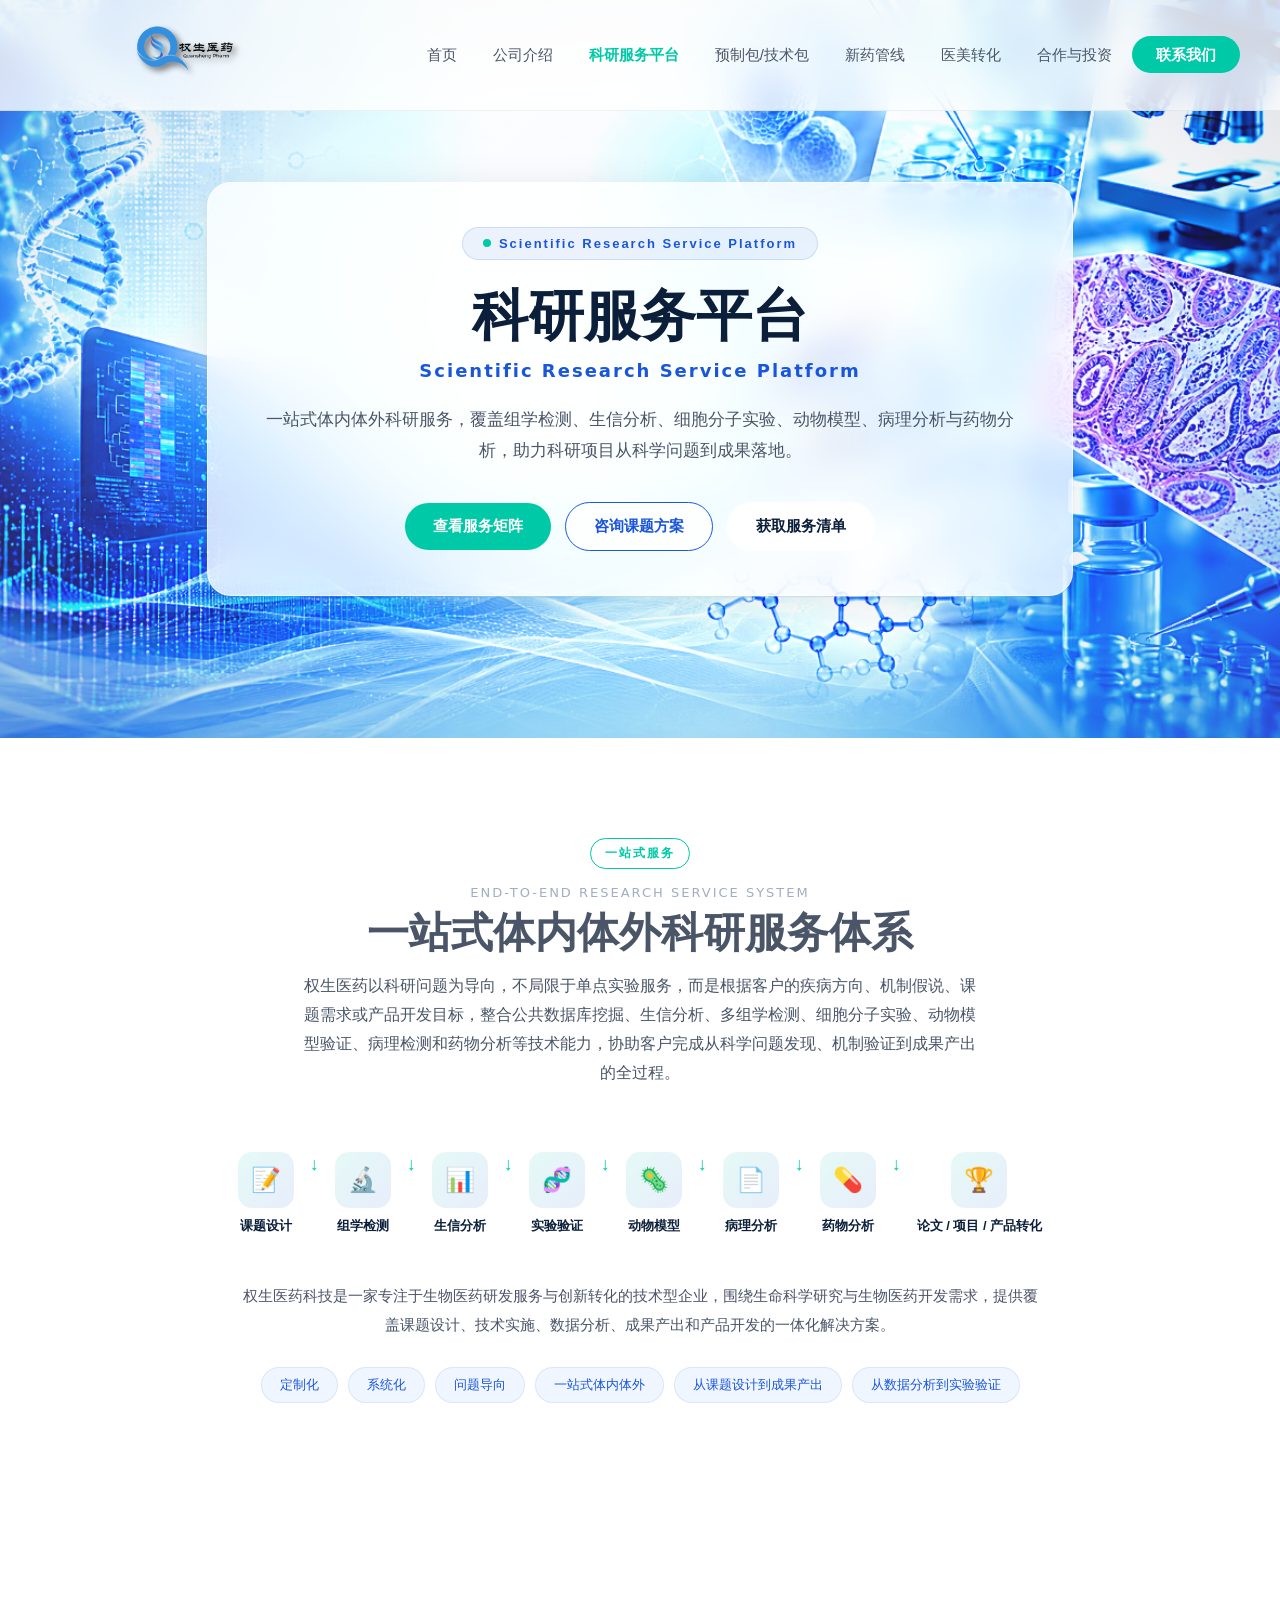
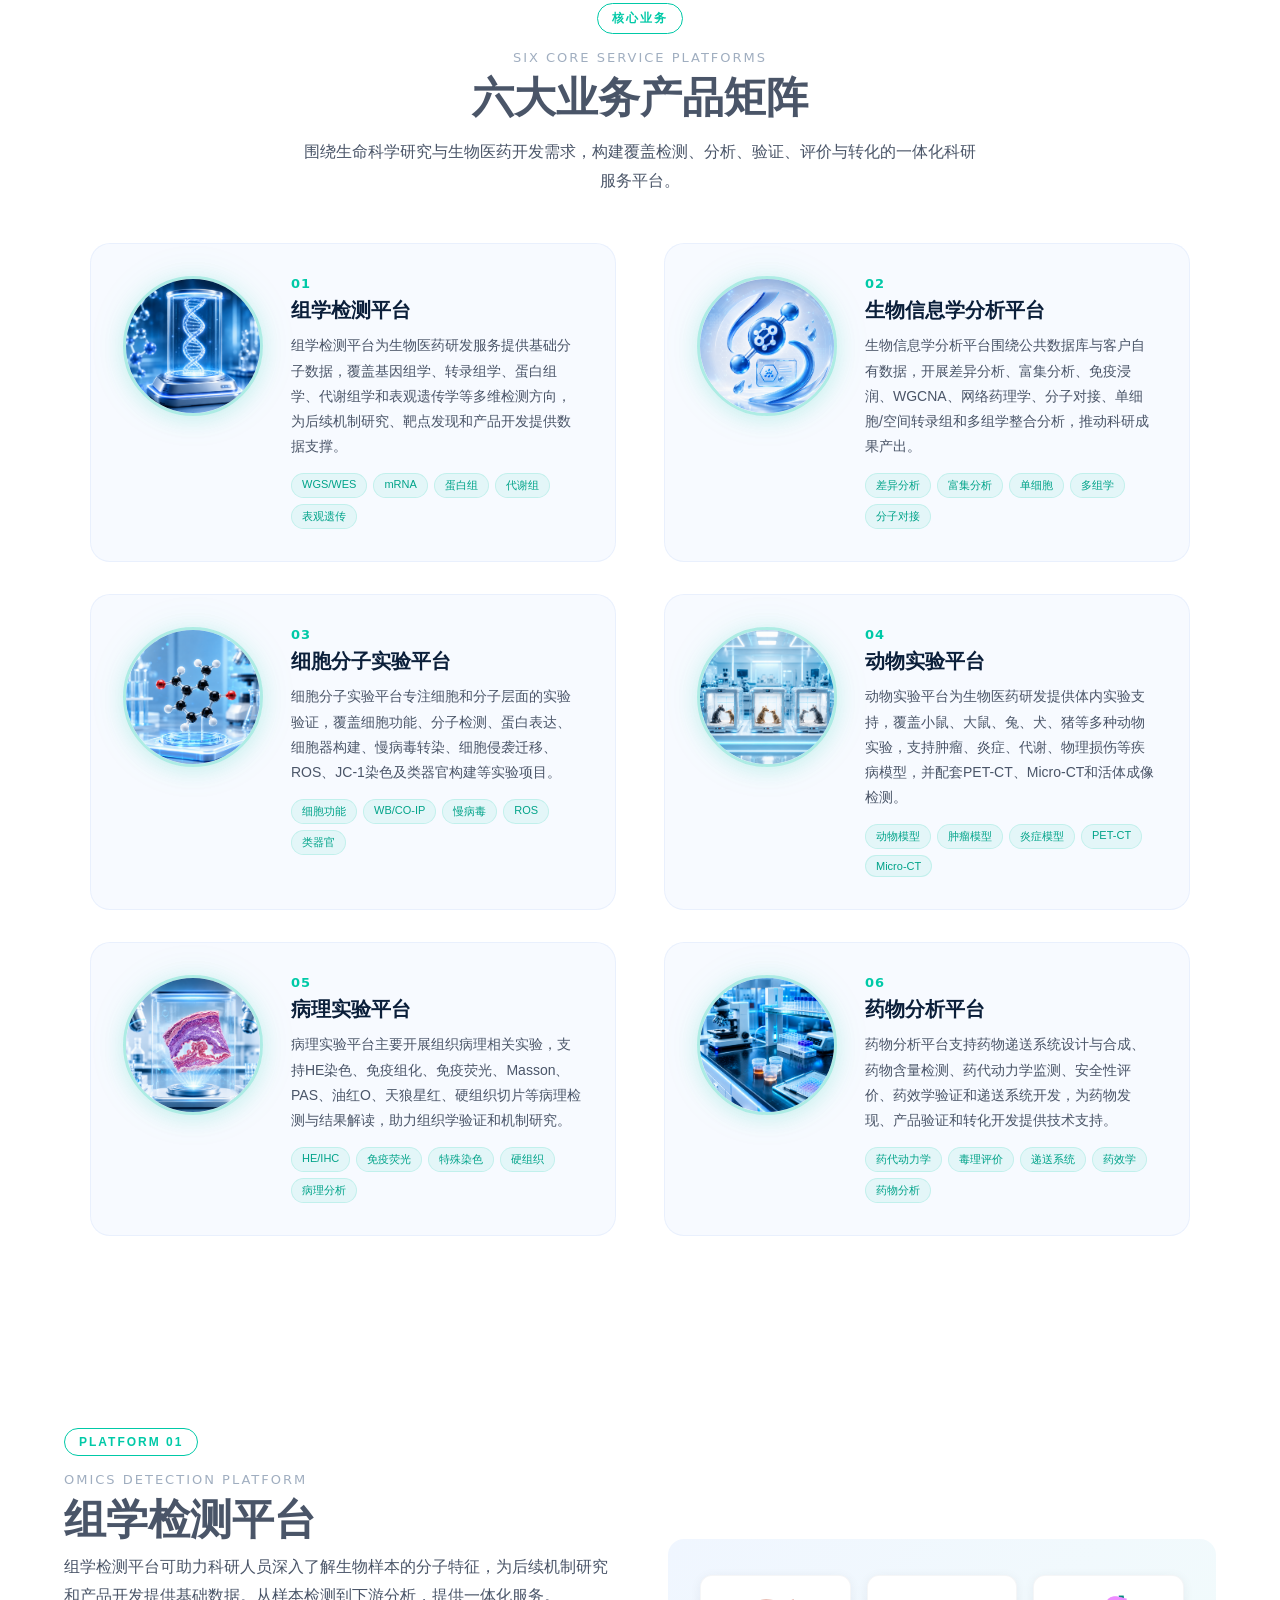
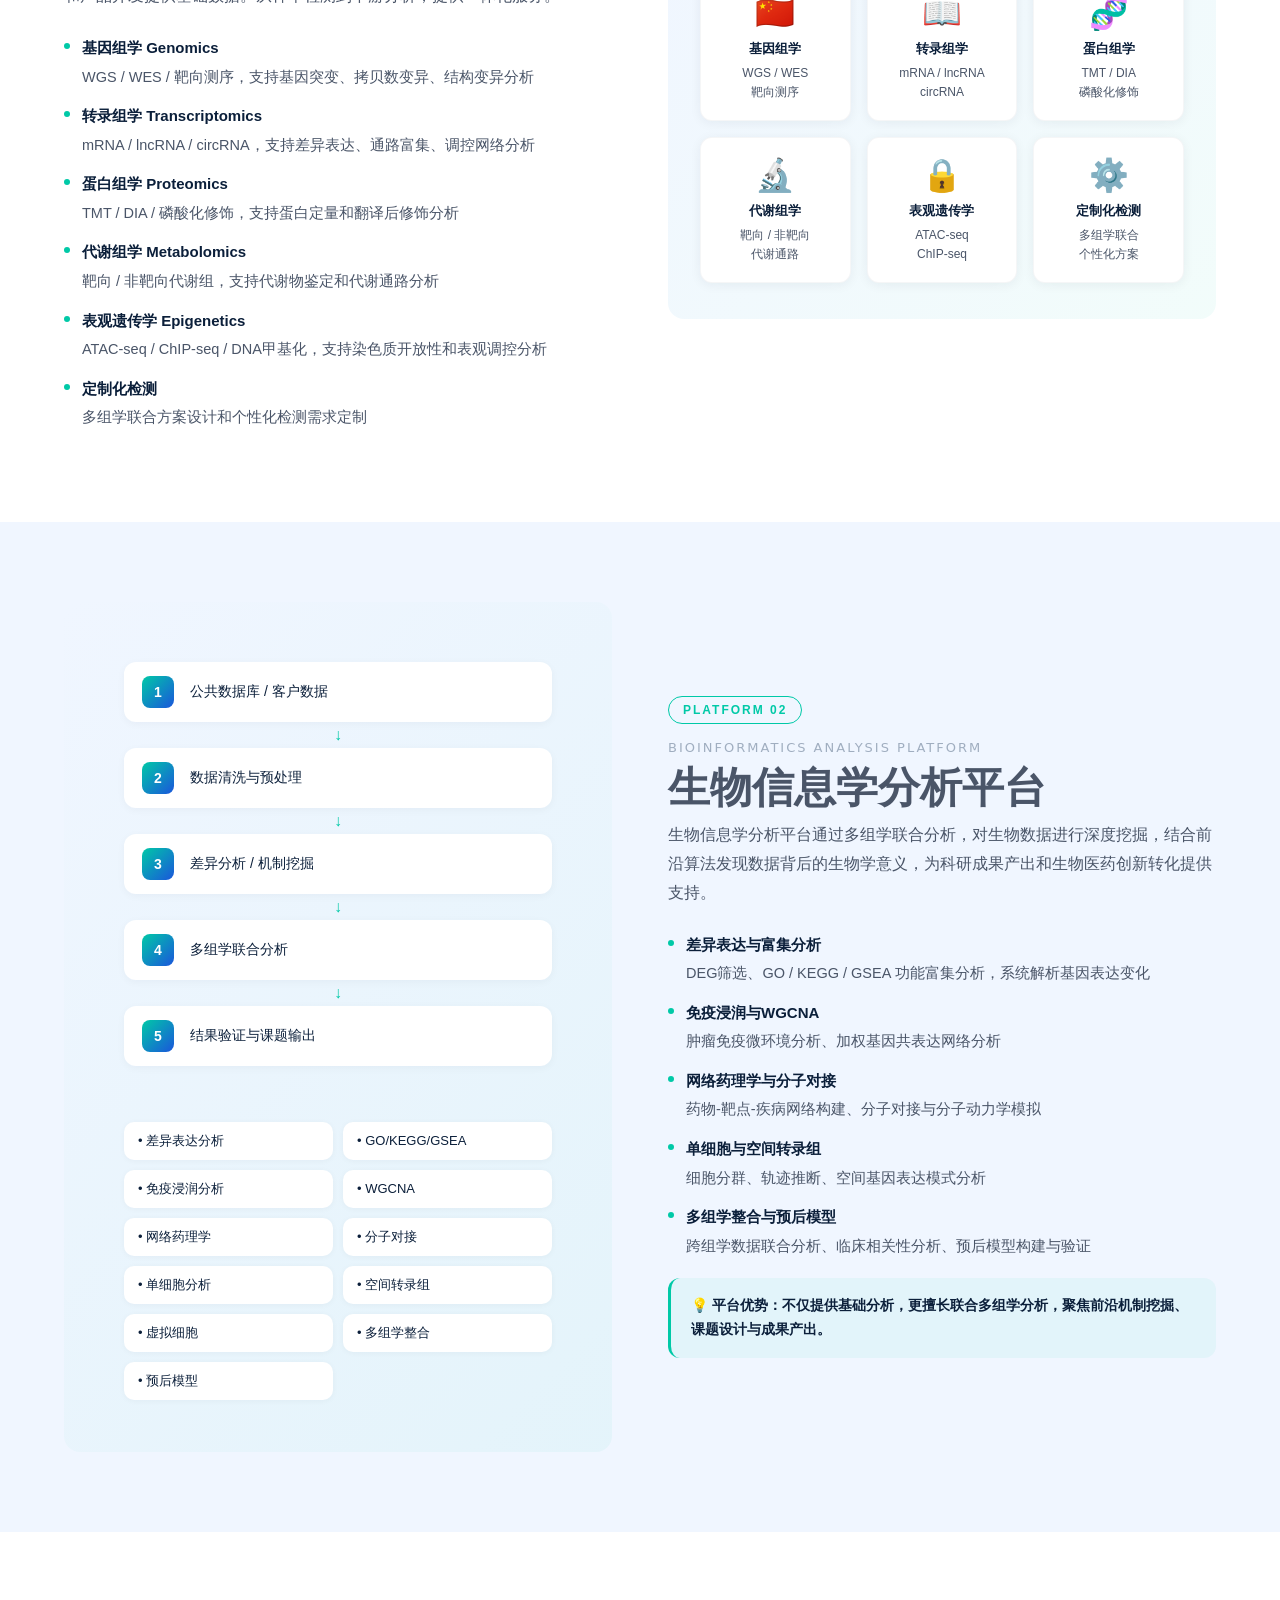
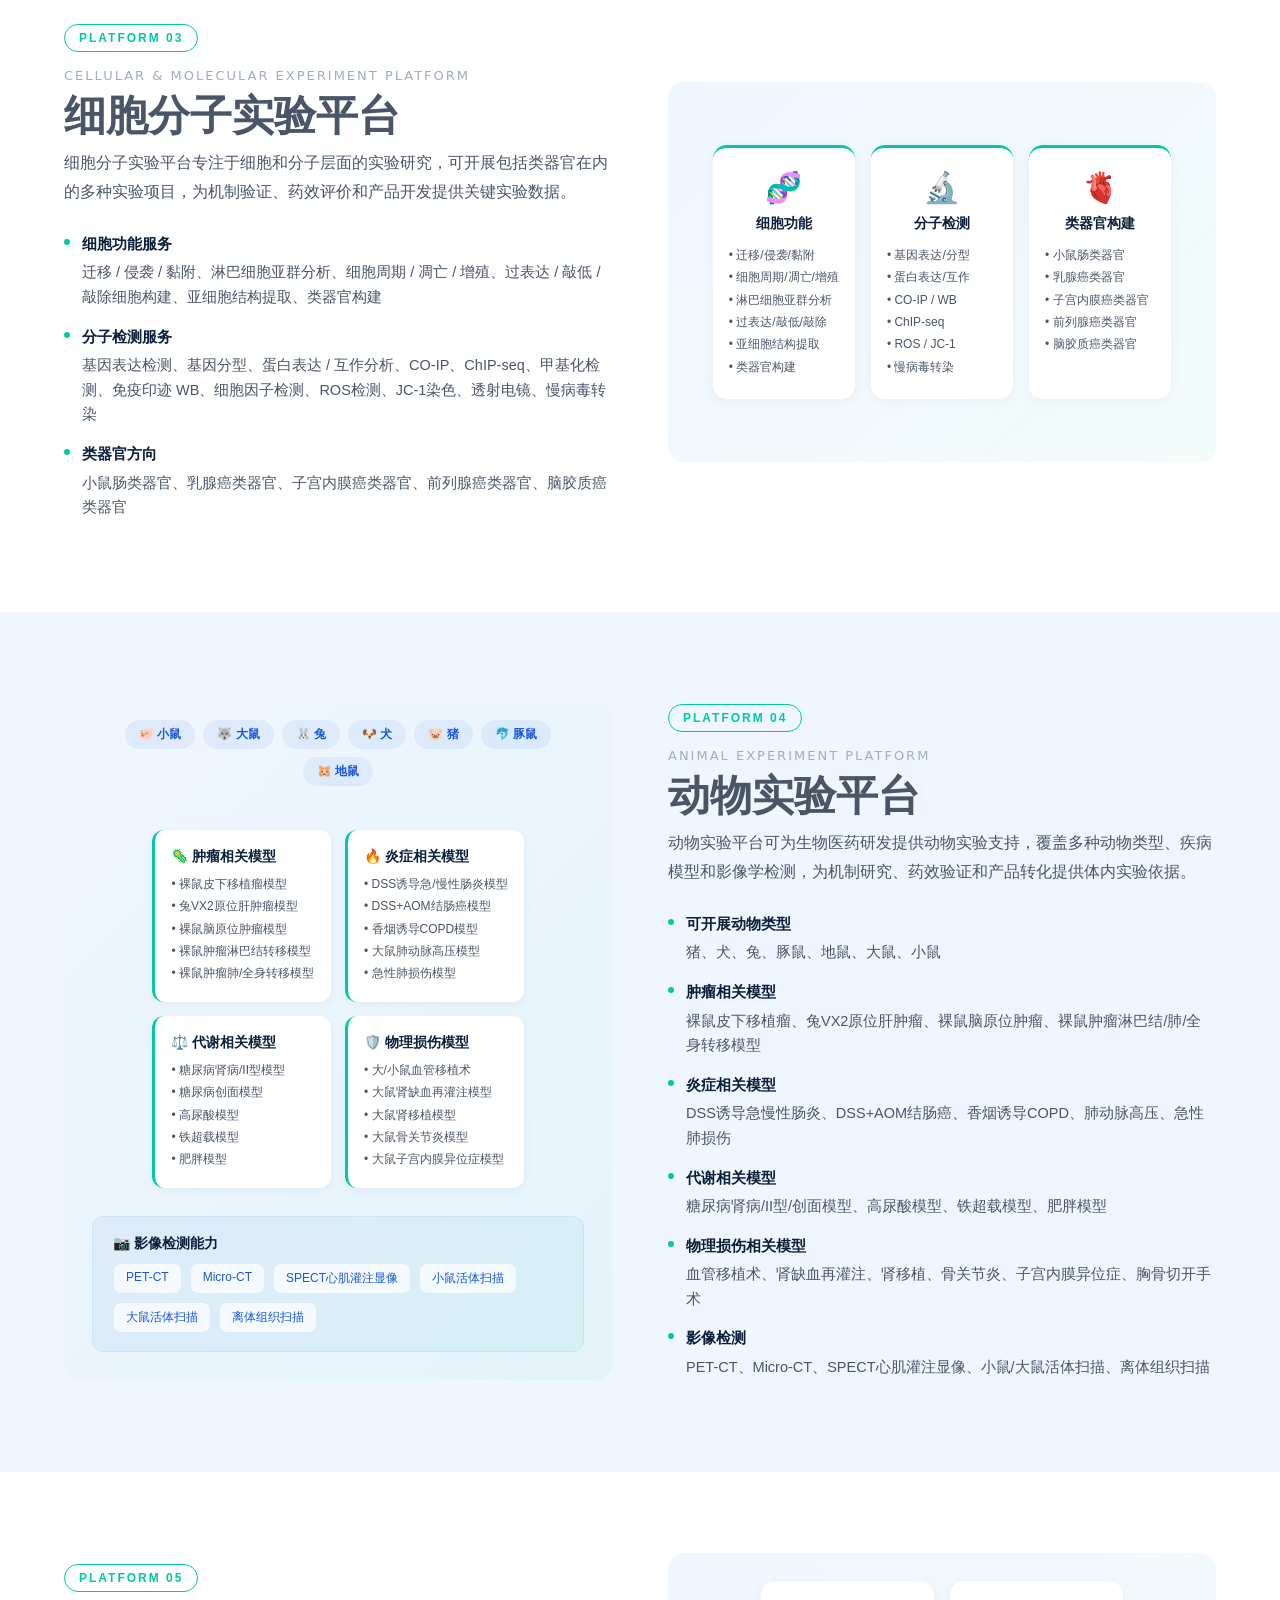
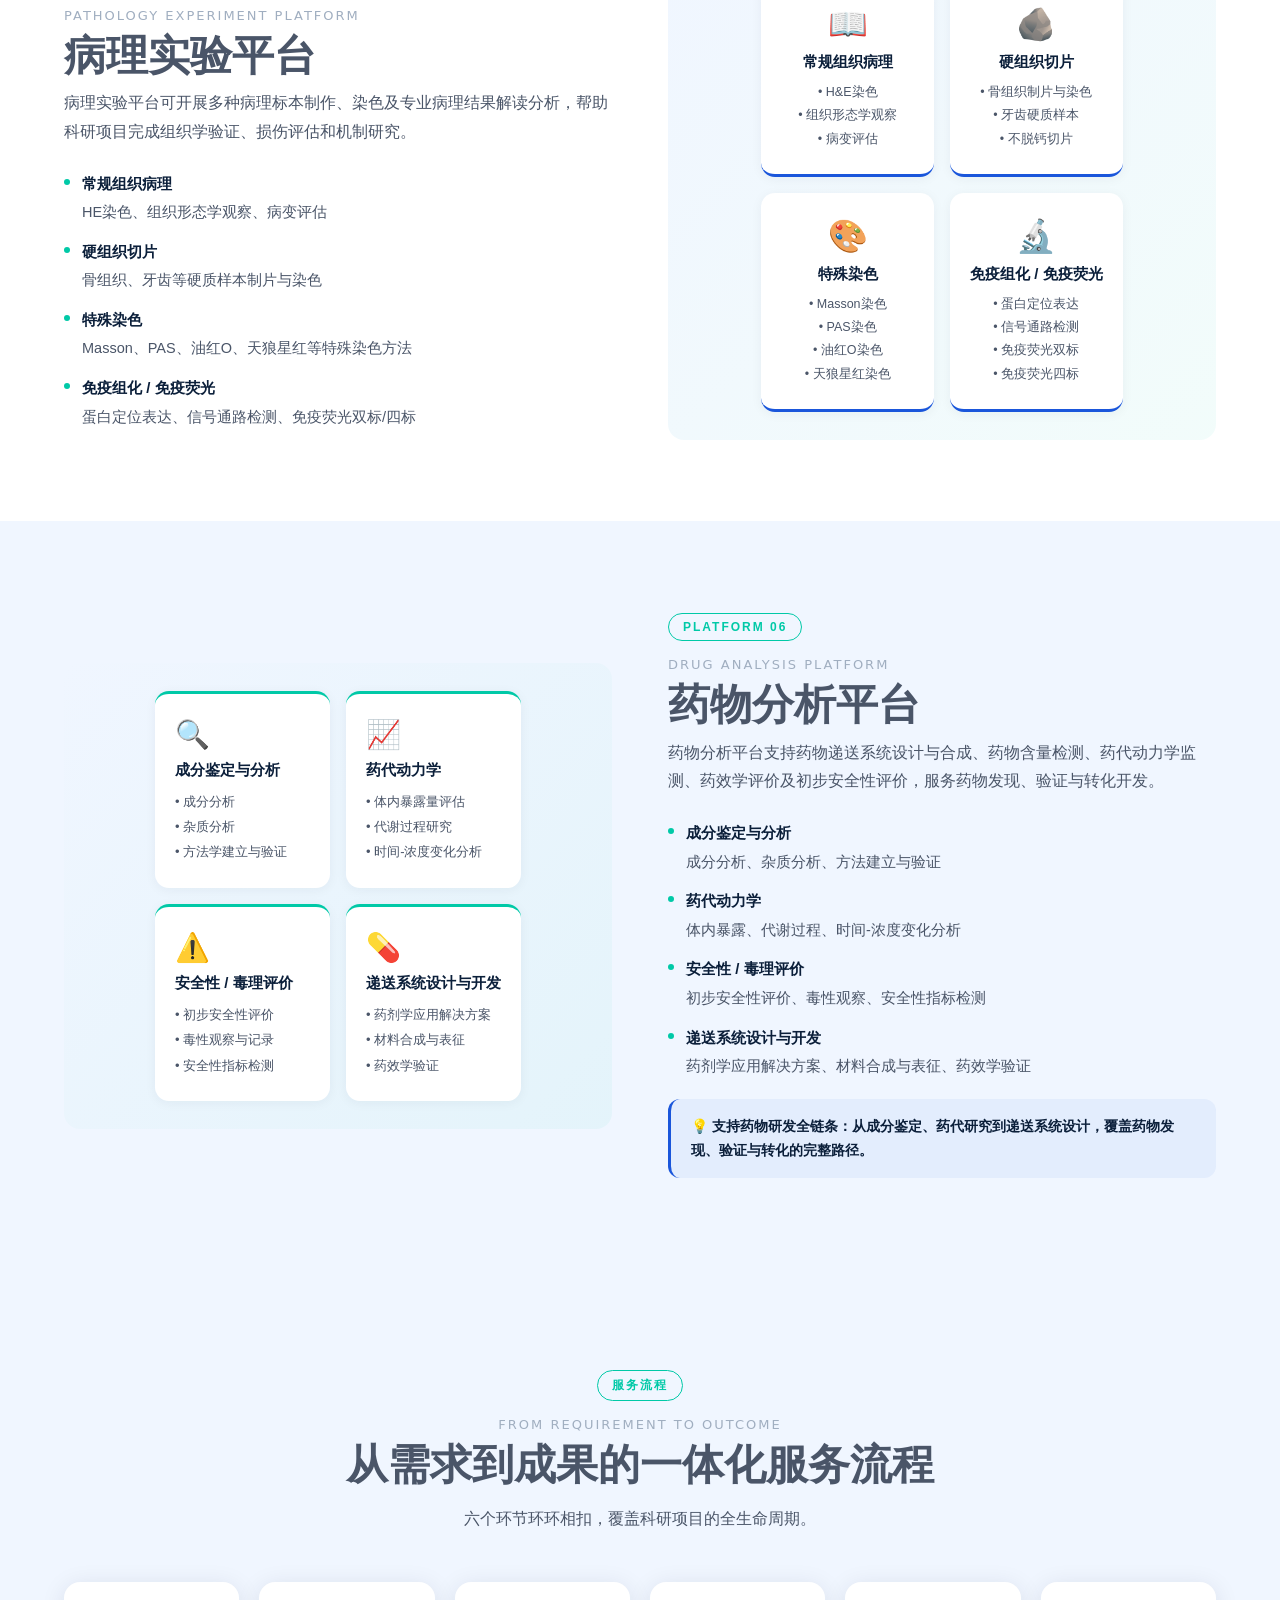
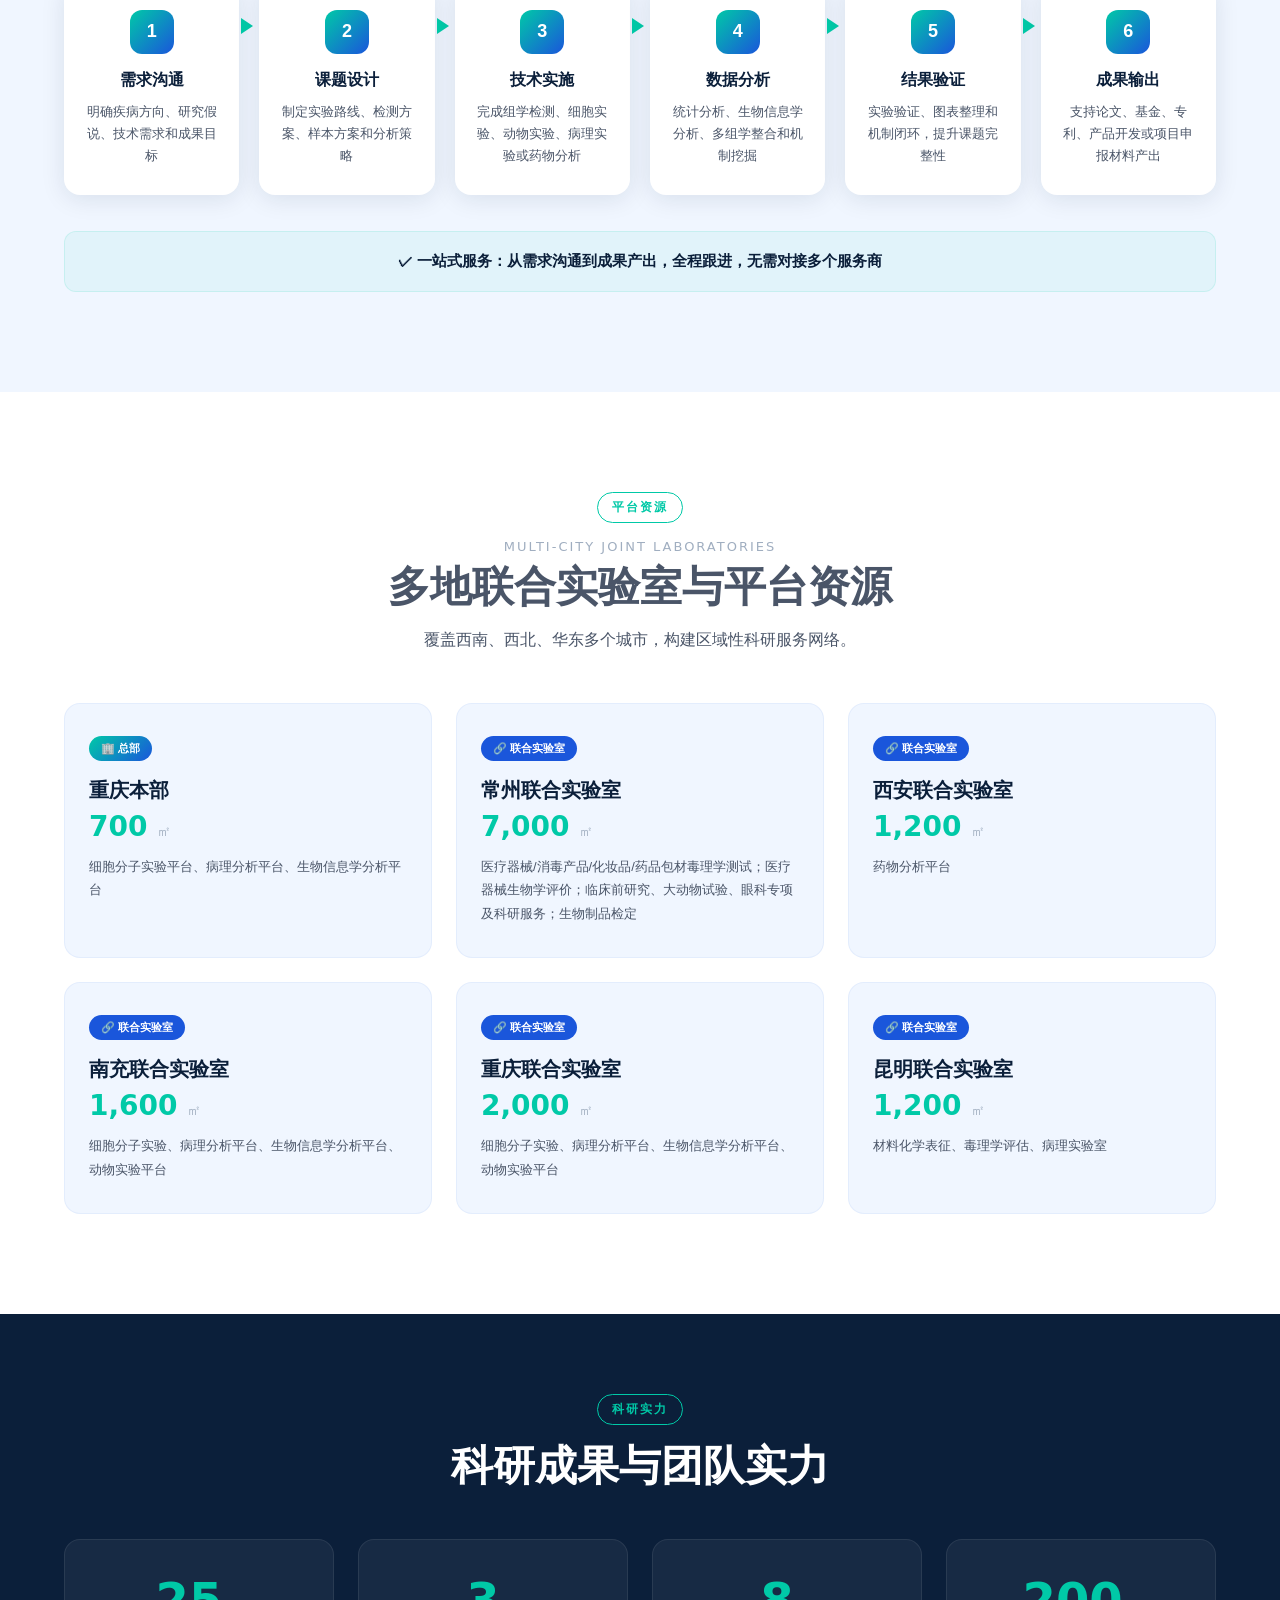
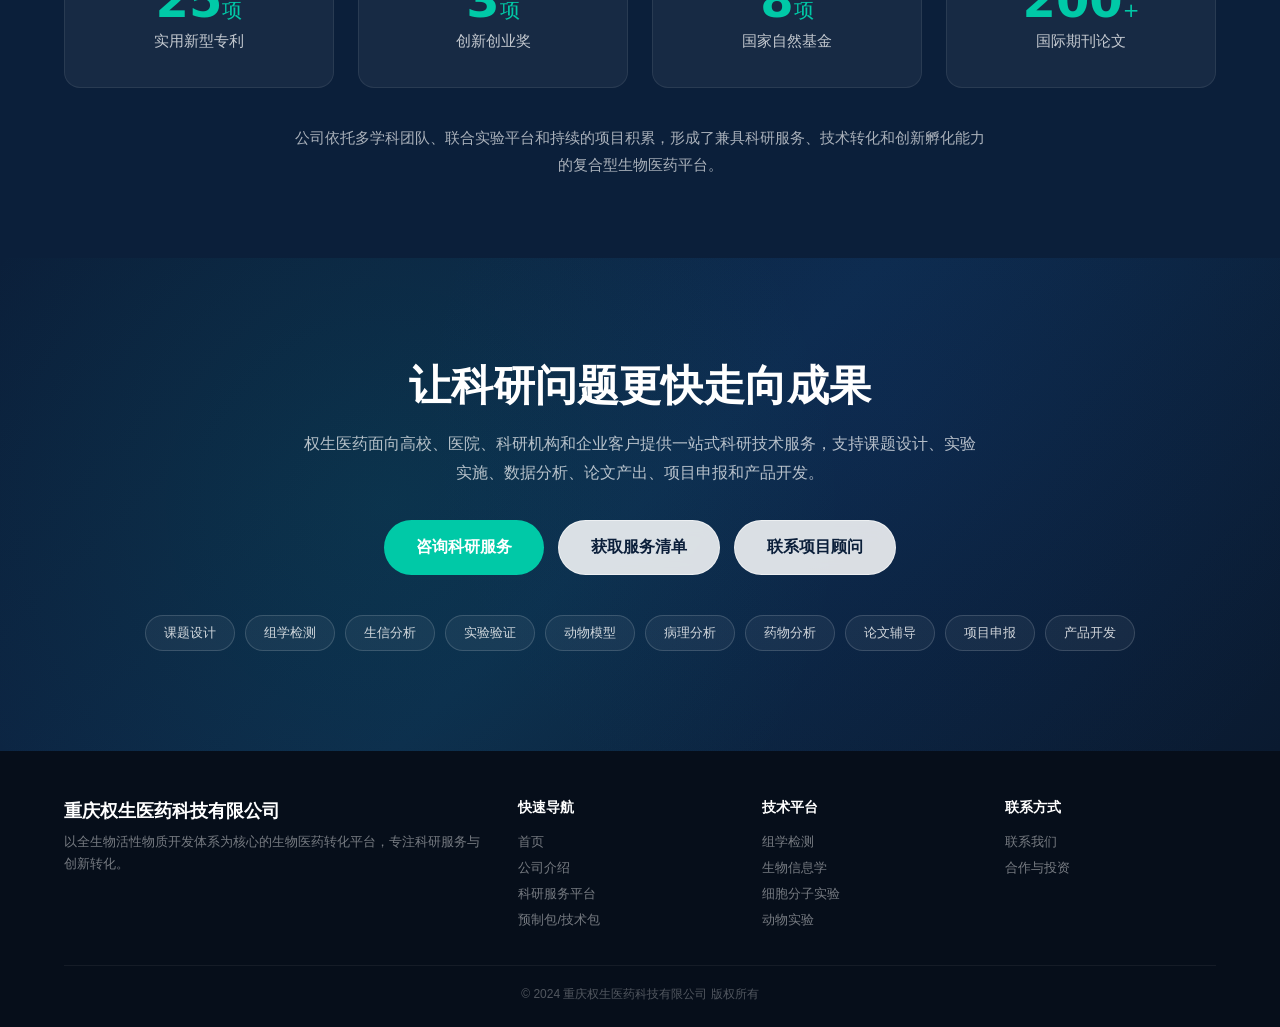
<file: research-service.html>
<!DOCTYPE html>
<html lang="zh-CN">
<head>
<meta charset="UTF-8">
<meta name="viewport" content="width=device-width, initial-scale=1.0">
<title>科研服务平台 | 重庆权生医药科技有限公司</title>
<meta name="description" content="权生医药科研服务平台，提供覆盖组学检测、生信分析、细胞分子实验、动物实验、病理分析与药物分析的一站式体内体外科研技术服务。">
<style>
/* ===== CSS Reset & Variables ===== */
*, *::before, *::after { box-sizing: border-box; margin: 0; padding: 0; }
:root {
  --deep-blue: #0B1F3A;
  --primary-blue: #1A56DB;
  --teal: #00C9A7;
  --teal-dark: #00A389;
  --light-bg: #F0F6FF;
  --white: #FFFFFF;
  --text-gray: #4A5568;
  --text-light: #A0AEC0;
  --border-light: rgba(255,255,255,0.12);
  --card-shadow: 0 4px 24px rgba(11,31,58,0.10);
  --card-shadow-hover: 0 12px 40px rgba(11,31,58,0.18);
  --radius: 16px;
  --radius-sm: 8px;
  --font-cn: 'Source Han Sans CN', 'Noto Sans SC', 'PingFang SC', 'Microsoft YaHei', sans-serif;
  --font-en: -apple-system, BlinkMacSystemFont, 'Segoe UI', system-ui, sans-serif;
  --transition: 0.32s cubic-bezier(0.4,0,0.2,1);
}
html { scroll-behavior: smooth; font-size: 16px; }
body {
  font-family: var(--font-cn);
  color: var(--text-gray);
  background: var(--white);
  overflow-x: hidden;
  -webkit-font-smoothing: antialiased;
}
a { text-decoration: none; color: inherit; }
ul { list-style: none; }
img { max-width: 100%; display: block; }
button { cursor: pointer; border: none; outline: none; font-family: inherit; }
section { position: relative; overflow: hidden; }

/* ===== Utility ===== */
.container { max-width: 1200px; margin: 0 auto; padding: 0 24px; }
.section-tag {
  display: inline-flex; align-items: center; gap: 8px;
  font-size: 12px; font-weight: 600; letter-spacing: 2px;
  text-transform: uppercase; color: var(--teal);
  padding: 6px 14px; border: 1.5px solid var(--teal);
  border-radius: 100px; margin-bottom: 16px;
}
.section-title {
  font-size: clamp(28px, 4vw, 42px); font-weight: 700;
  line-height: 1.2; margin-bottom: 14px;
}
.section-sub {
  font-size: 16px; color: var(--text-gray);
  line-height: 1.8; max-width: 680px;
}
.section-header { text-align: center; margin-bottom: 48px; }
.section-header .section-sub { margin: 0 auto; }
.section-en {
  font-family: var(--font-en); font-size: 13px; font-weight: 500;
  color: var(--text-light); letter-spacing: 2px; text-transform: uppercase;
  margin-bottom: 8px;
}
.fade-in {
  opacity: 0; transform: translateY(32px);
  transition: opacity 0.7s ease, transform 0.7s ease;
}
.fade-in.visible { opacity: 1; transform: translateY(0); }
.fade-in-delay-1 { transition-delay: 0.1s; }
.fade-in-delay-2 { transition-delay: 0.2s; }
.fade-in-delay-3 { transition-delay: 0.3s; }
.fade-in-delay-4 { transition-delay: 0.4s; }
.fade-in-delay-5 { transition-delay: 0.5s; }

/* ===== Navbar - Shared via nav.css ===== */

/* ===== Hero Banner ===== */
#rs-hero {
  min-height: 82vh;
  background: url('images/hero-research-bg.png') no-repeat center center;
  background-size: cover;
  display: flex; align-items: center; justify-content: center;
  position: relative; overflow: hidden;
  padding: 100px 24px 60px;
}
/* Subtle overlay - bottom-left gradient for text readability, mostly transparent */
#rs-hero::before {
  content: ''; position: absolute; inset: 0;
  background: linear-gradient(135deg,
    rgba(240,246,255,0.25) 0%,
    rgba(220,235,252,0.15) 40%,
    rgba(245,250,255,0.08) 70%,
    rgba(240,246,255,0.20) 100%);
  pointer-events: none;
  z-index: 1;
}
/* Dark vignette at edges for depth */
#rs-hero::after {
  content: ''; position: absolute; inset: 0;
  background:
    radial-gradient(ellipse at 50% 50%, transparent 55%, rgba(11,31,58,0.15) 100%);
  pointer-events: none;
  z-index: 1;
}
.rs-hero-inner {
  position: relative; z-index: 2; max-width: 900px;
  text-align: center;
  padding: 44px 52px;
  background: rgba(255,255,255,0.78);
  backdrop-filter: blur(16px);
  -webkit-backdrop-filter: blur(16px);
  border-radius: 24px;
  border: 1px solid rgba(255,255,255,0.55);
  box-shadow: 0 8px 40px rgba(11,31,58,0.10), 0 1px 3px rgba(0,0,0,0.06);
}
.rs-hero-tag {
  display: inline-flex; align-items: center; gap: 8px;
  font-size: 13px; font-weight: 600; letter-spacing: 2px;
  color: var(--primary-blue); padding: 8px 20px;
  background: rgba(26,86,219,0.08);
  border: 1px solid rgba(26,86,219,0.15);
  border-radius: 100px; margin-bottom: 24px;
}
.rs-hero-tag-dot {
  width: 8px; height: 8px; border-radius: 50%;
  background: var(--teal);
  animation: pulse-dot 2s ease infinite;
}
@keyframes pulse-dot {
  0%, 100% { opacity: 1; transform: scale(1); }
  50% { opacity: 0.5; transform: scale(1.4); }
}
.rs-hero-title {
  font-size: clamp(36px, 5.5vw, 56px);
  font-weight: 800; line-height: 1.15;
  color: var(--deep-blue); margin-bottom: 12px;
}
.rs-hero-en {
  font-family: var(--font-en);
  font-size: clamp(14px, 1.8vw, 18px);
  color: var(--primary-blue); font-weight: 600;
  letter-spacing: 2px; margin-bottom: 24px;
}
.rs-hero-sub {
  font-size: clamp(15px, 1.8vw, 17px);
  color: var(--text-gray); line-height: 1.8;
  max-width: 760px; margin: 0 auto 36px;
}
.rs-hero-actions {
  display: flex; align-items: center; justify-content: center;
  gap: 14px; flex-wrap: wrap;
}
.btn-primary {
  display: inline-flex; align-items: center; gap: 8px;
  padding: 14px 28px;
  background: var(--teal); color: var(--white);
  border-radius: 100px; font-size: 15px; font-weight: 600;
  transition: background var(--transition), box-shadow var(--transition), transform var(--transition);
}
.btn-primary:hover {
  background: var(--teal-dark);
  box-shadow: 0 6px 24px rgba(0,201,167,0.3);
  transform: translateY(-2px);
}
.btn-outline {
  display: inline-flex; align-items: center; gap: 8px;
  padding: 14px 28px;
  background: rgba(255,255,255,0.8);
  border: 1.5px solid var(--primary-blue); color: var(--primary-blue);
  border-radius: 100px; font-size: 15px; font-weight: 600;
  transition: background var(--transition), box-shadow var(--transition), transform var(--transition);
}
.btn-outline:hover {
  background: var(--primary-blue); color: var(--white);
  box-shadow: 0 6px 24px rgba(26,86,219,0.2);
  transform: translateY(-2px);
}
.btn-white {
  display: inline-flex; align-items: center; gap: 8px;
  padding: 14px 28px;
  background: rgba(255,255,255,0.85);
  backdrop-filter: blur(8px);
  border: 1.5px solid rgba(255,255,255,0.5); color: var(--deep-blue);
  border-radius: 100px; font-size: 15px; font-weight: 600;
  transition: background var(--transition), box-shadow var(--transition), transform var(--transition);
}
.btn-white:hover {
  background: var(--white);
  box-shadow: 0 6px 24px rgba(11,31,58,0.12);
  transform: translateY(-2px);
}
/* Hero floating molecules - hidden when background image is used */
.rs-hero-molecules {
  display: none;
}

/* ===== Section 2: Platform Overview ===== */
#rs-overview {
  padding: 100px 0;
  background: var(--white);
}
.overview-flow {
  display: flex; align-items: center; justify-content: center;
  gap: 0; margin-top: 48px; flex-wrap: wrap;
}
.flow-step {
  display: flex; flex-direction: column; align-items: center;
  gap: 10px; padding: 16px 12px;
  text-align: center; position: relative;
}
.flow-step-icon {
  width: 56px; height: 56px;
  display: flex; align-items: center; justify-content: center;
  border-radius: 14px; font-size: 24px;
  background: linear-gradient(135deg, rgba(0,201,167,0.1) 0%, rgba(26,86,219,0.1) 100%);
  color: var(--primary-blue);
  transition: transform var(--transition), box-shadow var(--transition);
}
.flow-step:hover .flow-step-icon {
  transform: translateY(-4px);
  box-shadow: 0 8px 24px rgba(0,201,167,0.15);
}
.flow-step-label {
  font-size: 13px; font-weight: 600; color: var(--deep-blue);
  line-height: 1.3;
}
.flow-arrow {
  font-size: 18px; color: var(--teal); margin: 0 4px;
  align-self: flex-start; padding-top: 18px;
}
.overview-desc {
  max-width: 800px; margin: 32px auto 0;
  text-align: center; font-size: 15px; line-height: 1.9;
  color: var(--text-gray);
}
.overview-tags {
  display: flex; flex-wrap: wrap; justify-content: center;
  gap: 10px; margin-top: 28px;
}
.overview-tag-item {
  padding: 8px 18px; border-radius: 100px;
  font-size: 13px; font-weight: 500;
  background: var(--light-bg); color: var(--primary-blue);
  border: 1px solid rgba(26,86,219,0.1);
  transition: background var(--transition), transform var(--transition);
}
.overview-tag-item:hover {
  background: rgba(26,86,219,0.08);
  transform: translateY(-2px);
}

/* ===== Section 3: Six Platforms Matrix ===== */
#rs-platforms {
  padding: 100px 0;
  background: var(--white);
}
.matrix-grid {
  display: grid;
  grid-template-columns: repeat(2, 1fr);
  gap: 32px 48px;
  max-width: 1100px;
  margin: 0 auto;
}
.matrix-item {
  display: flex;
  align-items: flex-start;
  gap: 28px;
  padding: 32px;
  border-radius: 20px;
  background: rgba(240, 246, 255, 0.5);
  border: 1px solid rgba(26, 86, 219, 0.06);
  transition: transform var(--transition), box-shadow var(--transition), background var(--transition);
  position: relative;
  overflow: hidden;
}
.matrix-item:hover {
  transform: translateY(-4px);
  box-shadow: 0 12px 40px rgba(11, 31, 58, 0.10);
  background: rgba(255, 255, 255, 0.85);
}
.matrix-item::before {
  content: '';
  position: absolute;
  top: 0; left: 0; right: 0;
  height: 3px;
  background: linear-gradient(90deg, var(--teal), var(--primary-blue));
  opacity: 0;
  transition: opacity var(--transition);
}
.matrix-item:hover::before { opacity: 1; }
/* Circular image */
.matrix-img-wrap {
  flex-shrink: 0;
  width: 140px;
  height: 140px;
  border-radius: 50%;
  overflow: hidden;
  border: 3px solid rgba(0, 201, 167, 0.3);
  box-shadow: 0 4px 20px rgba(0, 201, 167, 0.15), 0 0 40px rgba(0, 201, 167, 0.08);
  transition: border-color var(--transition), box-shadow var(--transition);
  position: relative;
}
.matrix-item:hover .matrix-img-wrap {
  border-color: rgba(0, 201, 167, 0.6);
  box-shadow: 0 4px 24px rgba(0, 201, 167, 0.25), 0 0 50px rgba(0, 201, 167, 0.12);
}
.matrix-img-wrap img {
  width: 100%;
  height: 100%;
  object-fit: cover;
  transition: transform var(--transition);
}
.matrix-item:hover .matrix-img-wrap img { transform: scale(1.05); }
/* Text content */
.matrix-content {
  flex: 1;
  min-width: 0;
}
.matrix-num {
  font-size: 13px;
  font-weight: 800;
  color: var(--teal);
  letter-spacing: 1px;
  margin-bottom: 6px;
  font-family: var(--font-en);
}
.matrix-title {
  font-size: 20px;
  font-weight: 700;
  color: var(--deep-blue);
  margin-bottom: 10px;
  line-height: 1.3;
}
.matrix-desc {
  font-size: 14px;
  line-height: 1.8;
  color: var(--text-gray);
  margin-bottom: 14px;
}
.matrix-tags {
  display: flex;
  flex-wrap: wrap;
  gap: 6px;
}
.matrix-tag {
  padding: 4px 10px;
  border-radius: 100px;
  font-size: 11px;
  font-weight: 500;
  background: rgba(0, 201, 167, 0.08);
  color: var(--teal-dark);
  border: 1px solid rgba(0, 201, 167, 0.15);
}

/* ===== Section 4-9: Detail Platform Sections ===== */
.detail-section {
  padding: 80px 0;
  background: var(--white);
}
.detail-section:nth-child(even) { background: var(--light-bg); }
.detail-inner {
  display: grid;
  grid-template-columns: 1fr 1fr;
  gap: 56px; align-items: center;
}
.detail-content { padding: 12px 0; }
.detail-content .section-title { margin-bottom: 8px; }
.detail-content .section-sub { max-width: 100%; margin-bottom: 24px; }
.detail-list {
  display: flex; flex-direction: column; gap: 14px;
}
.detail-list-item {
  display: flex; align-items: flex-start; gap: 12px;
  font-size: 14.5px; line-height: 1.7;
}
.detail-list-dot {
  flex-shrink: 0; width: 6px; height: 6px; border-radius: 50%;
  background: var(--teal); margin-top: 8px;
}
.detail-list-subtitle {
  font-weight: 600; color: var(--deep-blue); margin-bottom: 4px;
  font-size: 15px;
}
.detail-list-item ul {
  padding-left: 18px; margin-top: 4px;
  display: flex; flex-direction: column; gap: 4px;
}
.detail-list-item ul li {
  position: relative; padding-left: 12px; font-size: 13.5px;
  color: var(--text-gray); line-height: 1.7;
}
.detail-list-item ul li::before {
  content: ''; position: absolute; left: 0; top: 10px;
  width: 4px; height: 4px; border-radius: 50%;
  background: var(--text-light);
}
.detail-visual {
  position: relative; border-radius: var(--radius);
  overflow: hidden;
  min-height: 380px;
  background: linear-gradient(135deg, var(--light-bg) 0%, rgba(0,201,167,0.05) 100%);
  display: flex; align-items: center; justify-content: center;
}
.detail-visual-cards {
  display: grid; gap: 16px; padding: 32px;
  width: 100%; height: 100%;
}
.detail-visual-cards.cols-2 { grid-template-columns: 1fr 1fr; }
.detail-visual-cards.cols-3 { grid-template-columns: 1fr 1fr 1fr; }
.dv-card {
  background: var(--white);
  border-radius: 12px;
  padding: 20px 16px;
  box-shadow: 0 2px 12px rgba(11,31,58,0.06);
  border: 1px solid rgba(11,31,58,0.04);
  transition: transform var(--transition), box-shadow var(--transition);
}
.dv-card:hover {
  transform: translateY(-3px);
  box-shadow: 0 6px 20px rgba(11,31,58,0.1);
}
.dv-card-icon {
  font-size: 28px; margin-bottom: 10px;
}
.dv-card-title {
  font-size: 14px; font-weight: 700; color: var(--deep-blue);
  margin-bottom: 6px;
}
.dv-card-desc {
  font-size: 12px; line-height: 1.6; color: var(--text-gray);
}
/* Omics detail */
.omics-visual .dv-card {
  text-align: center; padding: 18px 12px;
}
.omics-visual .dv-card-icon { font-size: 32px; margin-bottom: 8px; }
.omics-visual .dv-card-title { font-size: 13px; }

/* Bioinfo detail */
.bioinfo-flow {
  display: flex; flex-direction: column; gap: 0;
  padding: 32px;
}
.bioinfo-flow-step {
  display: flex; align-items: center; gap: 16px;
  padding: 14px 18px;
  background: var(--white);
  border-radius: 12px;
  box-shadow: 0 2px 8px rgba(11,31,58,0.04);
  transition: transform var(--transition);
}
.bioinfo-flow-step:hover { transform: translateX(4px); }
.bioinfo-flow-step .step-num {
  flex-shrink: 0; width: 32px; height: 32px;
  display: flex; align-items: center; justify-content: center;
  border-radius: 8px; font-size: 14px; font-weight: 700;
  background: linear-gradient(135deg, var(--teal), var(--primary-blue));
  color: var(--white);
}
.bioinfo-flow-step .step-text {
  font-size: 14px; font-weight: 500; color: var(--deep-blue);
}
.bioinfo-flow-arrow {
  text-align: center; color: var(--teal); font-size: 16px;
  padding: 4px 0;
}
.bioinfo-capabilities {
  display: grid; grid-template-columns: 1fr 1fr;
  gap: 10px; padding: 24px 32px;
}
.bioinfo-cap-item {
  display: flex; align-items: center; gap: 8px;
  padding: 10px 14px;
  background: var(--white); border-radius: 10px;
  font-size: 13px; font-weight: 500; color: var(--deep-blue);
  box-shadow: 0 1px 6px rgba(11,31,58,0.04);
}

/* Cell & Molecular detail */
.cell-col-grid {
  display: grid; grid-template-columns: 1fr 1fr 1fr;
  gap: 16px; padding: 28px;
}
.cell-col-card {
  background: var(--white); border-radius: 14px;
  padding: 22px 16px; text-align: center;
  box-shadow: 0 2px 12px rgba(11,31,58,0.05);
  border-top: 3px solid var(--teal);
}
.cell-col-card-icon { font-size: 30px; margin-bottom: 10px; }
.cell-col-card-title {
  font-size: 14px; font-weight: 700; color: var(--deep-blue);
  margin-bottom: 12px;
}
.cell-col-card-list {
  text-align: left; font-size: 12px; line-height: 1.7;
  color: var(--text-gray);
  display: flex; flex-direction: column; gap: 2px;
}

/* Animal detail */
.animal-models {
  display: grid; grid-template-columns: 1fr 1fr;
  gap: 14px; padding: 28px;
}
.animal-model-card {
  background: var(--white); border-radius: 12px;
  padding: 18px 16px;
  box-shadow: 0 2px 10px rgba(11,31,58,0.05);
  border-left: 3px solid var(--teal);
}
.animal-model-title {
  font-size: 14px; font-weight: 700; color: var(--deep-blue);
  margin-bottom: 8px;
}
.animal-model-list {
  font-size: 12px; line-height: 1.7; color: var(--text-gray);
  display: flex; flex-direction: column; gap: 2px;
}
.animal-types {
  display: flex; flex-wrap: wrap; gap: 8px;
  padding: 16px 28px; justify-content: center;
}
.animal-type-badge {
  padding: 6px 14px; border-radius: 100px;
  font-size: 12px; font-weight: 600; color: var(--primary-blue);
  background: rgba(26,86,219,0.07);
}
.animal-imaging {
  margin: 0 28px 28px;
  padding: 18px 20px;
  background: linear-gradient(135deg, rgba(26,86,219,0.06), rgba(0,201,167,0.06));
  border-radius: 12px;
  border: 1px solid rgba(26,86,219,0.08);
}
.animal-imaging-title {
  font-size: 14px; font-weight: 700; color: var(--deep-blue);
  margin-bottom: 10px;
}
.animal-imaging-items {
  display: flex; flex-wrap: wrap; gap: 8px;
}
.animal-imaging-item {
  padding: 6px 12px; border-radius: 8px;
  font-size: 12px; color: var(--primary-blue);
  background: rgba(255,255,255,0.7);
  border: 1px solid rgba(26,86,219,0.1);
}

/* Pathology detail */
.pathology-grid {
  display: grid; grid-template-columns: 1fr 1fr;
  gap: 16px; padding: 28px;
}
.pathology-card {
  background: var(--white); border-radius: 14px;
  padding: 24px 20px; text-align: center;
  box-shadow: 0 2px 12px rgba(11,31,58,0.05);
  border-bottom: 3px solid var(--primary-blue);
  transition: transform var(--transition);
}
.pathology-card:hover { transform: translateY(-3px); }
.pathology-card-icon { font-size: 32px; margin-bottom: 10px; }
.pathology-card-title {
  font-size: 15px; font-weight: 700; color: var(--deep-blue);
  margin-bottom: 10px;
}
.pathology-card-list {
  font-size: 12.5px; line-height: 1.7; color: var(--text-gray);
  display: flex; flex-direction: column; gap: 2px;
}

/* Drug Analysis detail */
.drug-grid {
  display: grid; grid-template-columns: 1fr 1fr;
  gap: 16px; padding: 28px;
}
.drug-card {
  background: var(--white); border-radius: 14px;
  padding: 24px 20px;
  box-shadow: 0 2px 12px rgba(11,31,58,0.05);
  border-top: 3px solid var(--teal);
  transition: transform var(--transition);
}
.drug-card:hover { transform: translateY(-3px); }
.drug-card-icon { font-size: 28px; margin-bottom: 10px; }
.drug-card-title {
  font-size: 15px; font-weight: 700; color: var(--deep-blue);
  margin-bottom: 10px;
}
.drug-card-list {
  font-size: 13px; line-height: 1.8; color: var(--text-gray);
  display: flex; flex-direction: column; gap: 2px;
}

/* ===== Section 10: Service Flow ===== */
#rs-flow {
  padding: 100px 0;
  background: var(--light-bg);
}
.flow-timeline {
  display: grid;
  grid-template-columns: repeat(6, 1fr);
  gap: 20px; margin-top: 48px;
}
.flow-card {
  background: var(--white);
  border-radius: var(--radius);
  padding: 28px 20px;
  text-align: center;
  box-shadow: var(--card-shadow);
  position: relative;
  transition: transform var(--transition), box-shadow var(--transition);
}
.flow-card:hover {
  transform: translateY(-6px);
  box-shadow: var(--card-shadow-hover);
}
.flow-card::after {
  content: ''; position: absolute; top: 36px; right: -14px;
  width: 0; height: 0;
  border-top: 8px solid transparent;
  border-bottom: 8px solid transparent;
  border-left: 12px solid var(--teal);
  z-index: 1;
}
.flow-card:last-child::after { display: none; }
.flow-card-num {
  width: 44px; height: 44px; margin: 0 auto 16px;
  display: flex; align-items: center; justify-content: center;
  border-radius: 12px; font-size: 18px; font-weight: 800;
  background: linear-gradient(135deg, var(--teal), var(--primary-blue));
  color: var(--white);
}
.flow-card-title {
  font-size: 16px; font-weight: 700; color: var(--deep-blue);
  margin-bottom: 10px;
}
.flow-card-desc {
  font-size: 13px; line-height: 1.7; color: var(--text-gray);
}
.flow-highlight {
  text-align: center; margin-top: 36px;
  padding: 20px 32px;
  background: rgba(0,201,167,0.06);
  border-radius: 12px;
  border: 1px solid rgba(0,201,167,0.12);
  font-size: 15px; font-weight: 600; color: var(--deep-blue);
}

/* ===== Section 11: Labs & Resources ===== */
#rs-labs {
  padding: 100px 0;
  background: var(--white);
}
.labs-grid {
  display: grid;
  grid-template-columns: repeat(3, 1fr);
  gap: 24px;
}
.lab-card {
  background: var(--light-bg);
  border-radius: var(--radius);
  padding: 32px 24px;
  border: 1px solid rgba(26,86,219,0.06);
  transition: transform var(--transition), box-shadow var(--transition), border-color var(--transition);
}
.lab-card:hover {
  transform: translateY(-4px);
  box-shadow: var(--card-shadow-hover);
  border-color: rgba(0,201,167,0.2);
}
.lab-card-badge {
  display: inline-flex; align-items: center; gap: 6px;
  padding: 5px 12px; border-radius: 100px;
  font-size: 11px; font-weight: 600;
  color: var(--white);
  margin-bottom: 16px;
}
.lab-card-badge.hq { background: linear-gradient(135deg, var(--teal), var(--primary-blue)); }
.lab-card-badge.joint { background: var(--primary-blue); }
.lab-card-name {
  font-size: 20px; font-weight: 700; color: var(--deep-blue);
  margin-bottom: 6px;
}
.lab-card-area {
  font-size: 28px; font-weight: 800;
  color: var(--teal); margin-bottom: 12px;
  font-family: var(--font-en);
}
.lab-card-area span {
  font-size: 14px; font-weight: 500; color: var(--text-light);
}
.lab-card-desc {
  font-size: 13px; line-height: 1.8; color: var(--text-gray);
}

/* ===== Section 12: Research Achievements ===== */
#rs-achievements {
  padding: 80px 0;
  background: var(--deep-blue);
}
.achievements-grid {
  display: grid;
  grid-template-columns: repeat(4, 1fr);
  gap: 24px;
}
.achievement-card {
  text-align: center; padding: 36px 20px;
  border-radius: var(--radius);
  background: rgba(255,255,255,0.05);
  border: 1px solid rgba(255,255,255,0.08);
  transition: transform var(--transition), background var(--transition);
}
.achievement-card:hover {
  transform: translateY(-4px);
  background: rgba(255,255,255,0.08);
}
.achievement-num {
  font-size: 48px; font-weight: 800;
  color: var(--teal);
  font-family: var(--font-en);
  line-height: 1;
  margin-bottom: 8px;
}
.achievement-label {
  font-size: 15px; font-weight: 500;
  color: rgba(255,255,255,0.75);
}
.achievements-desc {
  text-align: center; margin-top: 36px;
  font-size: 15px; line-height: 1.8;
  color: rgba(255,255,255,0.65);
  max-width: 700px; margin-left: auto; margin-right: auto;
}

/* ===== Section 13: CTA ===== */
#rs-cta {
  padding: 100px 0;
  background: linear-gradient(135deg, var(--deep-blue) 0%, #0D2A4A 50%, #0A1A30 100%);
  position: relative; overflow: hidden;
}
#rs-cta::before {
  content: ''; position: absolute; inset: 0;
  background-image:
    radial-gradient(circle at 30% 50%, rgba(0,201,167,0.08) 0%, transparent 50%),
    radial-gradient(circle at 70% 30%, rgba(26,86,219,0.06) 0%, transparent 50%);
  pointer-events: none;
}
.rs-cta-inner {
  position: relative; z-index: 2; text-align: center;
}
.rs-cta-title {
  font-size: clamp(28px, 4vw, 42px);
  font-weight: 800; color: var(--white);
  margin-bottom: 16px;
}
.rs-cta-sub {
  font-size: 16px; line-height: 1.8;
  color: rgba(255,255,255,0.7);
  max-width: 680px; margin: 0 auto 32px;
}
.rs-cta-buttons {
  display: flex; justify-content: center; gap: 14px;
  flex-wrap: wrap; margin-bottom: 40px;
}
.rs-cta-directions {
  display: flex; flex-wrap: wrap; justify-content: center;
  gap: 10px;
}
.rs-cta-dir {
  padding: 8px 18px; border-radius: 100px;
  font-size: 13px; font-weight: 500;
  color: rgba(255,255,255,0.8);
  border: 1px solid rgba(255,255,255,0.15);
  background: rgba(255,255,255,0.05);
  transition: background var(--transition), border-color var(--transition);
}
.rs-cta-dir:hover {
  background: rgba(255,255,255,0.1);
  border-color: rgba(0,201,167,0.4);
}

/* ===== Footer ===== */
#rs-footer {
  padding: 48px 0 24px;
  background: #060E1A;
  color: rgba(255,255,255,0.5);
  font-size: 13px;
}
.footer-inner {
  display: grid; grid-template-columns: 2fr 1fr 1fr 1fr;
  gap: 32px; margin-bottom: 32px;
}
.footer-brand-name {
  font-size: 18px; font-weight: 700; color: var(--white);
  margin-bottom: 8px;
}
.footer-brand-desc {
  font-size: 13px; line-height: 1.7;
  color: rgba(255,255,255,0.45);
}
.footer-col-title {
  font-size: 14px; font-weight: 600; color: var(--white);
  margin-bottom: 12px;
}
.footer-col a {
  display: block; padding: 4px 0;
  color: rgba(255,255,255,0.45);
  transition: color var(--transition);
}
.footer-col a:hover { color: var(--teal); }
.footer-bottom {
  border-top: 1px solid rgba(255,255,255,0.06);
  padding-top: 20px; text-align: center;
  font-size: 12px; color: rgba(255,255,255,0.3);
}

/* ===== Responsive ===== */
@media (max-width: 1024px) {
  .matrix-grid { grid-template-columns: repeat(2, 1fr); gap: 24px; }
  .matrix-img-wrap { width: 110px; height: 110px; }
  .flow-timeline { grid-template-columns: repeat(3, 1fr); }
  .flow-timeline .flow-card:nth-child(3)::after { display: none; }
  .labs-grid { grid-template-columns: repeat(2, 1fr); }
  .achievements-grid { grid-template-columns: repeat(2, 1fr); }
  .footer-inner { grid-template-columns: 1fr 1fr; }
}
@media (max-width: 768px) {
  #rs-hero { min-height: 70vh; padding: 90px 20px 50px; }
  .rs-hero-actions { flex-direction: column; align-items: center; }
  .btn-primary, .btn-outline, .btn-white { width: 100%; max-width: 280px; justify-content: center; }
  .overview-flow { flex-direction: column; gap: 0; }
  .flow-arrow { transform: rotate(90deg); align-self: center; }
  .matrix-grid { grid-template-columns: 1fr; gap: 24px; }
  .matrix-item { flex-direction: column; align-items: center; text-align: center; padding: 28px 24px; gap: 20px; }
  .matrix-img-wrap { width: 120px; height: 120px; }
  .matrix-tags { justify-content: center; }
  .detail-inner { grid-template-columns: 1fr; gap: 32px; }
  .detail-visual { min-height: 300px; }
  .detail-visual-cards.cols-3 { grid-template-columns: 1fr 1fr; }
  .cell-col-grid { grid-template-columns: 1fr; }
  .animal-models { grid-template-columns: 1fr; }
  .pathology-grid { grid-template-columns: 1fr; }
  .drug-grid { grid-template-columns: 1fr; }
  .bioinfo-capabilities { grid-template-columns: 1fr; }
  .flow-timeline {
    grid-template-columns: 1fr; gap: 16px;
  }
  .flow-timeline .flow-card::after { display: none; }
  .labs-grid { grid-template-columns: 1fr; }
  .achievements-grid { grid-template-columns: repeat(2, 1fr); gap: 16px; }
  .achievement-num { font-size: 36px; }
  .footer-inner { grid-template-columns: 1fr; gap: 24px; }
  .section-header { margin-bottom: 32px; }
  #rs-overview, #rs-platforms, #rs-flow, #rs-labs { padding: 70px 0; }
  .detail-section { padding: 60px 0; }
  #rs-cta { padding: 70px 0; }
}
</style>
<link rel="stylesheet" href="nav.css">
</head>
<body>

<!-- ===== Navbar ===== -->
<nav id="navbar">
  <div class="nav-inner">
    <a href="index.html" class="nav-logo">
      <img src="images/logo.png" alt="权生医药 Quansheng Pharm">
    </a>
    <ul class="nav-menu">
      <li><a href="index.html">首页</a></li>
      <li><a href="about.html">公司介绍</a></li>
      <li><a href="research-service.html" class="active">科研服务平台</a></li>
      <li><a href="kits.html">预制包/技术包</a></li>
      <li><a href="index.html#pipeline">新药管线</a></li>
      <li><a href="medaes.html">医美转化</a></li>
      <li><a href="index.html#cooperation">合作与投资</a></li>
      <li><a href="index.html#contact" class="nav-cta">联系我们</a></li>
    </ul>
    <button class="nav-hamburger" id="nav-hamburger" aria-label="菜单">
      <span></span><span></span><span></span>
    </button>
  </div>
  <div class="mobile-menu" id="mobile-menu">
    <a href="index.html">首页</a>
    <a href="about.html">公司介绍</a>
    <a href="research-service.html" class="active">科研服务平台</a>
    <a href="kits.html">预制包/技术包</a>
    <a href="index.html#pipeline">新药管线</a>
    <a href="medaes.html">医美转化</a>
    <a href="index.html#cooperation">合作与投资</a>
    <a href="index.html#contact">联系我们</a>
  </div>
</nav>

<!-- ===== Section 1: Hero Banner ===== -->
<section id="rs-hero">
  <div class="rs-hero-inner">
    <div class="rs-hero-tag fade-in">
      <span class="rs-hero-tag-dot"></span>
      Scientific Research Service Platform
    </div>
    <h1 class="rs-hero-title fade-in fade-in-delay-1">科研服务平台</h1>
    <p class="rs-hero-en fade-in fade-in-delay-2">Scientific Research Service Platform</p>
    <p class="rs-hero-sub fade-in fade-in-delay-3">
      一站式体内体外科研服务，覆盖组学检测、生信分析、细胞分子实验、动物模型、病理分析与药物分析，助力科研项目从科学问题到成果落地。
    </p>
    <div class="rs-hero-actions fade-in fade-in-delay-4">
      <a href="#rs-platforms" class="btn-primary">查看服务矩阵</a>
      <a href="#rs-cta" class="btn-outline">咨询课题方案</a>
      <a href="#rs-cta" class="btn-white">获取服务清单</a>
    </div>
  </div>
</section>

<!-- ===== Section 2: Platform Overview ===== -->
<section id="rs-overview">
  <div class="container">
    <div class="section-header fade-in">
      <div class="section-tag">一站式服务</div>
      <div class="section-en">End-to-End Research Service System</div>
      <h2 class="section-title">一站式体内体外科研服务体系</h2>
      <p class="section-sub">
        权生医药以科研问题为导向，不局限于单点实验服务，而是根据客户的疾病方向、机制假说、课题需求或产品开发目标，整合公共数据库挖掘、生信分析、多组学检测、细胞分子实验、动物模型验证、病理检测和药物分析等技术能力，协助客户完成从科学问题发现、机制验证到成果产出的全过程。
      </p>
    </div>
    <div class="overview-flow fade-in">
      <div class="flow-step">
        <div class="flow-step-icon">&#128221;</div>
        <div class="flow-step-label">课题设计</div>
      </div>
      <div class="flow-arrow">&#8595;</div>
      <div class="flow-step">
        <div class="flow-step-icon">&#128300;</div>
        <div class="flow-step-label">组学检测</div>
      </div>
      <div class="flow-arrow">&#8595;</div>
      <div class="flow-step">
        <div class="flow-step-icon">&#128202;</div>
        <div class="flow-step-label">生信分析</div>
      </div>
      <div class="flow-arrow">&#8595;</div>
      <div class="flow-step">
        <div class="flow-step-icon">&#129516;</div>
        <div class="flow-step-label">实验验证</div>
      </div>
      <div class="flow-arrow">&#8595;</div>
      <div class="flow-step">
        <div class="flow-step-icon">&#129440;</div>
        <div class="flow-step-label">动物模型</div>
      </div>
      <div class="flow-arrow">&#8595;</div>
      <div class="flow-step">
        <div class="flow-step-icon">&#128196;</div>
        <div class="flow-step-label">病理分析</div>
      </div>
      <div class="flow-arrow">&#8595;</div>
      <div class="flow-step">
        <div class="flow-step-icon">&#128138;</div>
        <div class="flow-step-label">药物分析</div>
      </div>
      <div class="flow-arrow">&#8595;</div>
      <div class="flow-step">
        <div class="flow-step-icon">&#127942;</div>
        <div class="flow-step-label">论文 / 项目 / 产品转化</div>
      </div>
    </div>
    <p class="overview-desc fade-in">
      权生医药科技是一家专注于生物医药研发服务与创新转化的技术型企业，围绕生命科学研究与生物医药开发需求，提供覆盖课题设计、技术实施、数据分析、成果产出和产品开发的一体化解决方案。
    </p>
    <div class="overview-tags fade-in">
      <span class="overview-tag-item">定制化</span>
      <span class="overview-tag-item">系统化</span>
      <span class="overview-tag-item">问题导向</span>
      <span class="overview-tag-item">一站式体内体外</span>
      <span class="overview-tag-item">从课题设计到成果产出</span>
      <span class="overview-tag-item">从数据分析到实验验证</span>
    </div>
  </div>
</section>

<!-- ===== Section 3: Six Platforms Matrix ===== -->
<section id="rs-platforms">
  <div class="container">
    <div class="section-header fade-in">
      <div class="section-tag">核心业务</div>
      <div class="section-en">Six Core Service Platforms</div>
      <h2 class="section-title">六大业务产品矩阵</h2>
      <p class="section-sub">围绕生命科学研究与生物医药开发需求，构建覆盖检测、分析、验证、评价与转化的一体化科研服务平台。</p>
    </div>
    <div class="matrix-grid">

      <!-- 01 组学检测平台 -->
      <a href="#rs-omics" class="matrix-item fade-in" style="text-decoration:none;">
        <div class="matrix-img-wrap">
          <img src="images/platform-omics.png" alt="组学检测平台">
        </div>
        <div class="matrix-content">
          <div class="matrix-num">01</div>
          <h3 class="matrix-title">组学检测平台</h3>
          <p class="matrix-desc">组学检测平台为生物医药研发服务提供基础分子数据，覆盖基因组学、转录组学、蛋白组学、代谢组学和表观遗传学等多维检测方向，为后续机制研究、靶点发现和产品开发提供数据支撑。</p>
          <div class="matrix-tags">
            <span class="matrix-tag">WGS/WES</span>
            <span class="matrix-tag">mRNA</span>
            <span class="matrix-tag">蛋白组</span>
            <span class="matrix-tag">代谢组</span>
            <span class="matrix-tag">表观遗传</span>
          </div>
        </div>
      </a>

      <!-- 02 生物信息学分析平台 -->
      <a href="#rs-bioinfo" class="matrix-item fade-in fade-in-delay-1" style="text-decoration:none;">
        <div class="matrix-img-wrap">
          <img src="images/platform-cell.png" alt="生物信息学分析平台">
        </div>
        <div class="matrix-content">
          <div class="matrix-num">02</div>
          <h3 class="matrix-title">生物信息学分析平台</h3>
          <p class="matrix-desc">生物信息学分析平台围绕公共数据库与客户自有数据，开展差异分析、富集分析、免疫浸润、WGCNA、网络药理学、分子对接、单细胞/空间转录组和多组学整合分析，推动科研成果产出。</p>
          <div class="matrix-tags">
            <span class="matrix-tag">差异分析</span>
            <span class="matrix-tag">富集分析</span>
            <span class="matrix-tag">单细胞</span>
            <span class="matrix-tag">多组学</span>
            <span class="matrix-tag">分子对接</span>
          </div>
        </div>
      </a>

      <!-- 03 细胞分子实验平台 -->
      <a href="#rs-cell" class="matrix-item fade-in fade-in-delay-2" style="text-decoration:none;">
        <div class="matrix-img-wrap">
          <img src="images/platform-bioinfo.png" alt="细胞分子实验平台">
        </div>
        <div class="matrix-content">
          <div class="matrix-num">03</div>
          <h3 class="matrix-title">细胞分子实验平台</h3>
          <p class="matrix-desc">细胞分子实验平台专注细胞和分子层面的实验验证，覆盖细胞功能、分子检测、蛋白表达、细胞器构建、慢病毒转染、细胞侵袭迁移、ROS、JC-1染色及类器官构建等实验项目。</p>
          <div class="matrix-tags">
            <span class="matrix-tag">细胞功能</span>
            <span class="matrix-tag">WB/CO-IP</span>
            <span class="matrix-tag">慢病毒</span>
            <span class="matrix-tag">ROS</span>
            <span class="matrix-tag">类器官</span>
          </div>
        </div>
      </a>

      <!-- 04 动物实验平台 -->
      <a href="#rs-animal" class="matrix-item fade-in fade-in-delay-3" style="text-decoration:none;">
        <div class="matrix-img-wrap">
          <img src="images/platform-pathology.png" alt="动物实验平台">
        </div>
        <div class="matrix-content">
          <div class="matrix-num">04</div>
          <h3 class="matrix-title">动物实验平台</h3>
          <p class="matrix-desc">动物实验平台为生物医药研发提供体内实验支持，覆盖小鼠、大鼠、兔、犬、猪等多种动物实验，支持肿瘤、炎症、代谢、物理损伤等疾病模型，并配套PET-CT、Micro-CT和活体成像检测。</p>
          <div class="matrix-tags">
            <span class="matrix-tag">动物模型</span>
            <span class="matrix-tag">肿瘤模型</span>
            <span class="matrix-tag">炎症模型</span>
            <span class="matrix-tag">PET-CT</span>
            <span class="matrix-tag">Micro-CT</span>
          </div>
        </div>
      </a>

      <!-- 05 病理实验平台 -->
      <a href="#rs-pathology" class="matrix-item fade-in fade-in-delay-4" style="text-decoration:none;">
        <div class="matrix-img-wrap">
          <img src="images/platform-animal.png" alt="病理实验平台">
        </div>
        <div class="matrix-content">
          <div class="matrix-num">05</div>
          <h3 class="matrix-title">病理实验平台</h3>
          <p class="matrix-desc">病理实验平台主要开展组织病理相关实验，支持HE染色、免疫组化、免疫荧光、Masson、PAS、油红O、天狼星红、硬组织切片等病理检测与结果解读，助力组织学验证和机制研究。</p>
          <div class="matrix-tags">
            <span class="matrix-tag">HE/IHC</span>
            <span class="matrix-tag">免疫荧光</span>
            <span class="matrix-tag">特殊染色</span>
            <span class="matrix-tag">硬组织</span>
            <span class="matrix-tag">病理分析</span>
          </div>
        </div>
      </a>

      <!-- 06 药物分析平台 -->
      <a href="#rs-drug" class="matrix-item fade-in fade-in-delay-5" style="text-decoration:none;">
        <div class="matrix-img-wrap">
          <img src="images/platform-drug.png" alt="药物分析平台">
        </div>
        <div class="matrix-content">
          <div class="matrix-num">06</div>
          <h3 class="matrix-title">药物分析平台</h3>
          <p class="matrix-desc">药物分析平台支持药物递送系统设计与合成、药物含量检测、药代动力学监测、安全性评价、药效学验证和递送系统开发，为药物发现、产品验证和转化开发提供技术支持。</p>
          <div class="matrix-tags">
            <span class="matrix-tag">药代动力学</span>
            <span class="matrix-tag">毒理评价</span>
            <span class="matrix-tag">递送系统</span>
            <span class="matrix-tag">药效学</span>
            <span class="matrix-tag">药物分析</span>
          </div>
        </div>
      </a>

    </div>
  </div>
</section>

<!-- ===== Section 4: Omics Detection Platform ===== -->
<section id="rs-omics" class="detail-section">
  <div class="container">
    <div class="detail-inner">
      <div class="detail-content fade-in">
        <div class="section-tag">Platform 01</div>
        <div class="section-en">Omics Detection Platform</div>
        <h2 class="section-title">组学检测平台</h2>
        <p class="section-sub">
          组学检测平台可助力科研人员深入了解生物样本的分子特征，为后续机制研究和产品开发提供基础数据。从样本检测到下游分析，提供一体化服务。
        </p>
        <div class="detail-list">
          <div class="detail-list-item">
            <div class="detail-list-dot"></div>
            <div>
              <div class="detail-list-subtitle">基因组学 Genomics</div>
              <div>WGS / WES / 靶向测序，支持基因突变、拷贝数变异、结构变异分析</div>
            </div>
          </div>
          <div class="detail-list-item">
            <div class="detail-list-dot"></div>
            <div>
              <div class="detail-list-subtitle">转录组学 Transcriptomics</div>
              <div>mRNA / lncRNA / circRNA，支持差异表达、通路富集、调控网络分析</div>
            </div>
          </div>
          <div class="detail-list-item">
            <div class="detail-list-dot"></div>
            <div>
              <div class="detail-list-subtitle">蛋白组学 Proteomics</div>
              <div>TMT / DIA / 磷酸化修饰，支持蛋白定量和翻译后修饰分析</div>
            </div>
          </div>
          <div class="detail-list-item">
            <div class="detail-list-dot"></div>
            <div>
              <div class="detail-list-subtitle">代谢组学 Metabolomics</div>
              <div>靶向 / 非靶向代谢组，支持代谢物鉴定和代谢通路分析</div>
            </div>
          </div>
          <div class="detail-list-item">
            <div class="detail-list-dot"></div>
            <div>
              <div class="detail-list-subtitle">表观遗传学 Epigenetics</div>
              <div>ATAC-seq / ChIP-seq / DNA甲基化，支持染色质开放性和表观调控分析</div>
            </div>
          </div>
          <div class="detail-list-item">
            <div class="detail-list-dot"></div>
            <div>
              <div class="detail-list-subtitle">定制化检测</div>
              <div>多组学联合方案设计和个性化检测需求定制</div>
            </div>
          </div>
        </div>
      </div>
      <div class="detail-visual omics-visual fade-in">
        <div class="detail-visual-cards cols-3">
          <div class="dv-card">
            <div class="dv-card-icon">&#127464;&#127475;</div>
            <div class="dv-card-title">基因组学</div>
            <div class="dv-card-desc">WGS / WES<br>靶向测序</div>
          </div>
          <div class="dv-card">
            <div class="dv-card-icon">&#128214;</div>
            <div class="dv-card-title">转录组学</div>
            <div class="dv-card-desc">mRNA / lncRNA<br>circRNA</div>
          </div>
          <div class="dv-card">
            <div class="dv-card-icon">&#129516;</div>
            <div class="dv-card-title">蛋白组学</div>
            <div class="dv-card-desc">TMT / DIA<br>磷酸化修饰</div>
          </div>
          <div class="dv-card">
            <div class="dv-card-icon">&#128300;</div>
            <div class="dv-card-title">代谢组学</div>
            <div class="dv-card-desc">靶向 / 非靶向<br>代谢通路</div>
          </div>
          <div class="dv-card">
            <div class="dv-card-icon">&#128274;</div>
            <div class="dv-card-title">表观遗传学</div>
            <div class="dv-card-desc">ATAC-seq<br>ChIP-seq</div>
          </div>
          <div class="dv-card">
            <div class="dv-card-icon">&#9881;&#65039;</div>
            <div class="dv-card-title">定制化检测</div>
            <div class="dv-card-desc">多组学联合<br>个性化方案</div>
          </div>
        </div>
      </div>
    </div>
  </div>
</section>

<!-- ===== Section 5: Bioinformatics Analysis Platform ===== -->
<section id="rs-bioinfo" class="detail-section">
  <div class="container">
    <div class="detail-inner">
      <div class="detail-visual fade-in">
        <div style="padding: 28px; width: 100%;">
          <div class="bioinfo-flow">
            <div class="bioinfo-flow-step">
              <span class="step-num">1</span>
              <span class="step-text">公共数据库 / 客户数据</span>
            </div>
            <div class="bioinfo-flow-arrow">&#8595;</div>
            <div class="bioinfo-flow-step">
              <span class="step-num">2</span>
              <span class="step-text">数据清洗与预处理</span>
            </div>
            <div class="bioinfo-flow-arrow">&#8595;</div>
            <div class="bioinfo-flow-step">
              <span class="step-num">3</span>
              <span class="step-text">差异分析 / 机制挖掘</span>
            </div>
            <div class="bioinfo-flow-arrow">&#8595;</div>
            <div class="bioinfo-flow-step">
              <span class="step-num">4</span>
              <span class="step-text">多组学联合分析</span>
            </div>
            <div class="bioinfo-flow-arrow">&#8595;</div>
            <div class="bioinfo-flow-step">
              <span class="step-num">5</span>
              <span class="step-text">结果验证与课题输出</span>
            </div>
          </div>
          <div class="bioinfo-capabilities">
            <div class="bioinfo-cap-item">&#8226; 差异表达分析</div>
            <div class="bioinfo-cap-item">&#8226; GO/KEGG/GSEA</div>
            <div class="bioinfo-cap-item">&#8226; 免疫浸润分析</div>
            <div class="bioinfo-cap-item">&#8226; WGCNA</div>
            <div class="bioinfo-cap-item">&#8226; 网络药理学</div>
            <div class="bioinfo-cap-item">&#8226; 分子对接</div>
            <div class="bioinfo-cap-item">&#8226; 单细胞分析</div>
            <div class="bioinfo-cap-item">&#8226; 空间转录组</div>
            <div class="bioinfo-cap-item">&#8226; 虚拟细胞</div>
            <div class="bioinfo-cap-item">&#8226; 多组学整合</div>
            <div class="bioinfo-cap-item">&#8226; 预后模型</div>
          </div>
        </div>
      </div>
      <div class="detail-content fade-in">
        <div class="section-tag">Platform 02</div>
        <div class="section-en">Bioinformatics Analysis Platform</div>
        <h2 class="section-title">生物信息学分析平台</h2>
        <p class="section-sub">
          生物信息学分析平台通过多组学联合分析，对生物数据进行深度挖掘，结合前沿算法发现数据背后的生物学意义，为科研成果产出和生物医药创新转化提供支持。
        </p>
        <div class="detail-list">
          <div class="detail-list-item">
            <div class="detail-list-dot"></div>
            <div>
              <div class="detail-list-subtitle">差异表达与富集分析</div>
              <div>DEG筛选、GO / KEGG / GSEA 功能富集分析，系统解析基因表达变化</div>
            </div>
          </div>
          <div class="detail-list-item">
            <div class="detail-list-dot"></div>
            <div>
              <div class="detail-list-subtitle">免疫浸润与WGCNA</div>
              <div>肿瘤免疫微环境分析、加权基因共表达网络分析</div>
            </div>
          </div>
          <div class="detail-list-item">
            <div class="detail-list-dot"></div>
            <div>
              <div class="detail-list-subtitle">网络药理学与分子对接</div>
              <div>药物-靶点-疾病网络构建、分子对接与分子动力学模拟</div>
            </div>
          </div>
          <div class="detail-list-item">
            <div class="detail-list-dot"></div>
            <div>
              <div class="detail-list-subtitle">单细胞与空间转录组</div>
              <div>细胞分群、轨迹推断、空间基因表达模式分析</div>
            </div>
          </div>
          <div class="detail-list-item">
            <div class="detail-list-dot"></div>
            <div>
              <div class="detail-list-subtitle">多组学整合与预后模型</div>
              <div>跨组学数据联合分析、临床相关性分析、预后模型构建与验证</div>
            </div>
          </div>
        </div>
        <div style="margin-top: 20px; padding: 16px 20px; background: rgba(0,201,167,0.06); border-radius: 12px; border-left: 3px solid var(--teal);">
          <p style="font-size: 14px; font-weight: 600; color: var(--deep-blue); line-height: 1.7;">
            &#128161; 平台优势：不仅提供基础分析，更擅长联合多组学分析，聚焦前沿机制挖掘、课题设计与成果产出。
          </p>
        </div>
      </div>
    </div>
  </div>
</section>

<!-- ===== Section 6: Cell & Molecular Experiment Platform ===== -->
<section id="rs-cell" class="detail-section">
  <div class="container">
    <div class="detail-inner">
      <div class="detail-content fade-in">
        <div class="section-tag">Platform 03</div>
        <div class="section-en">Cellular & Molecular Experiment Platform</div>
        <h2 class="section-title">细胞分子实验平台</h2>
        <p class="section-sub">
          细胞分子实验平台专注于细胞和分子层面的实验研究，可开展包括类器官在内的多种实验项目，为机制验证、药效评价和产品开发提供关键实验数据。
        </p>
        <div class="detail-list">
          <div class="detail-list-item">
            <div class="detail-list-dot"></div>
            <div>
              <div class="detail-list-subtitle">细胞功能服务</div>
              <div>迁移 / 侵袭 / 黏附、淋巴细胞亚群分析、细胞周期 / 凋亡 / 增殖、过表达 / 敲低 / 敲除细胞构建、亚细胞结构提取、类器官构建</div>
            </div>
          </div>
          <div class="detail-list-item">
            <div class="detail-list-dot"></div>
            <div>
              <div class="detail-list-subtitle">分子检测服务</div>
              <div>基因表达检测、基因分型、蛋白表达 / 互作分析、CO-IP、ChIP-seq、甲基化检测、免疫印迹 WB、细胞因子检测、ROS检测、JC-1染色、透射电镜、慢病毒转染</div>
            </div>
          </div>
          <div class="detail-list-item">
            <div class="detail-list-dot"></div>
            <div>
              <div class="detail-list-subtitle">类器官方向</div>
              <div>小鼠肠类器官、乳腺癌类器官、子宫内膜癌类器官、前列腺癌类器官、脑胶质癌类器官</div>
            </div>
          </div>
        </div>
      </div>
      <div class="detail-visual fade-in">
        <div class="cell-col-grid">
          <div class="cell-col-card">
            <div class="cell-col-card-icon">&#129516;</div>
            <div class="cell-col-card-title">细胞功能</div>
            <div class="cell-col-card-list">
              <div>&#8226; 迁移/侵袭/黏附</div>
              <div>&#8226; 细胞周期/凋亡/增殖</div>
              <div>&#8226; 淋巴细胞亚群分析</div>
              <div>&#8226; 过表达/敲低/敲除</div>
              <div>&#8226; 亚细胞结构提取</div>
              <div>&#8226; 类器官构建</div>
            </div>
          </div>
          <div class="cell-col-card">
            <div class="cell-col-card-icon">&#128300;</div>
            <div class="cell-col-card-title">分子检测</div>
            <div class="cell-col-card-list">
              <div>&#8226; 基因表达/分型</div>
              <div>&#8226; 蛋白表达/互作</div>
              <div>&#8226; CO-IP / WB</div>
              <div>&#8226; ChIP-seq</div>
              <div>&#8226; ROS / JC-1</div>
              <div>&#8226; 慢病毒转染</div>
            </div>
          </div>
          <div class="cell-col-card">
            <div class="cell-col-card-icon">&#129728;</div>
            <div class="cell-col-card-title">类器官构建</div>
            <div class="cell-col-card-list">
              <div>&#8226; 小鼠肠类器官</div>
              <div>&#8226; 乳腺癌类器官</div>
              <div>&#8226; 子宫内膜癌类器官</div>
              <div>&#8226; 前列腺癌类器官</div>
              <div>&#8226; 脑胶质癌类器官</div>
            </div>
          </div>
        </div>
      </div>
    </div>
  </div>
</section>

<!-- ===== Section 7: Animal Experiment Platform ===== -->
<section id="rs-animal" class="detail-section">
  <div class="container">
    <div class="detail-inner">
      <div class="detail-visual fade-in" style="display: flex; flex-direction: column; gap: 0;">
        <div class="animal-types">
          <span class="animal-type-badge">&#128022; 小鼠</span>
          <span class="animal-type-badge">&#128058; 大鼠</span>
          <span class="animal-type-badge">&#128048; 兔</span>
          <span class="animal-type-badge">&#128054; 犬</span>
          <span class="animal-type-badge">&#128055; 猪</span>
          <span class="animal-type-badge">&#128044; 豚鼠</span>
          <span class="animal-type-badge">&#128057; 地鼠</span>
        </div>
        <div class="animal-models">
          <div class="animal-model-card">
            <div class="animal-model-title">&#129440; 肿瘤相关模型</div>
            <div class="animal-model-list">
              <div>&#8226; 裸鼠皮下移植瘤模型</div>
              <div>&#8226; 兔VX2原位肝肿瘤模型</div>
              <div>&#8226; 裸鼠脑原位肿瘤模型</div>
              <div>&#8226; 裸鼠肿瘤淋巴结转移模型</div>
              <div>&#8226; 裸鼠肿瘤肺/全身转移模型</div>
            </div>
          </div>
          <div class="animal-model-card">
            <div class="animal-model-title">&#128293; 炎症相关模型</div>
            <div class="animal-model-list">
              <div>&#8226; DSS诱导急/慢性肠炎模型</div>
              <div>&#8226; DSS+AOM结肠癌模型</div>
              <div>&#8226; 香烟诱导COPD模型</div>
              <div>&#8226; 大鼠肺动脉高压模型</div>
              <div>&#8226; 急性肺损伤模型</div>
            </div>
          </div>
          <div class="animal-model-card">
            <div class="animal-model-title">&#9878;&#65039; 代谢相关模型</div>
            <div class="animal-model-list">
              <div>&#8226; 糖尿病肾病/II型模型</div>
              <div>&#8226; 糖尿病创面模型</div>
              <div>&#8226; 高尿酸模型</div>
              <div>&#8226; 铁超载模型</div>
              <div>&#8226; 肥胖模型</div>
            </div>
          </div>
          <div class="animal-model-card">
            <div class="animal-model-title">&#128737;&#65039; 物理损伤模型</div>
            <div class="animal-model-list">
              <div>&#8226; 大/小鼠血管移植术</div>
              <div>&#8226; 大鼠肾缺血再灌注模型</div>
              <div>&#8226; 大鼠肾移植模型</div>
              <div>&#8226; 大鼠骨关节炎模型</div>
              <div>&#8226; 大鼠子宫内膜异位症模型</div>
            </div>
          </div>
        </div>
        <div class="animal-imaging">
          <div class="animal-imaging-title">&#128247; 影像检测能力</div>
          <div class="animal-imaging-items">
            <span class="animal-imaging-item">PET-CT</span>
            <span class="animal-imaging-item">Micro-CT</span>
            <span class="animal-imaging-item">SPECT心肌灌注显像</span>
            <span class="animal-imaging-item">小鼠活体扫描</span>
            <span class="animal-imaging-item">大鼠活体扫描</span>
            <span class="animal-imaging-item">离体组织扫描</span>
          </div>
        </div>
      </div>
      <div class="detail-content fade-in">
        <div class="section-tag">Platform 04</div>
        <div class="section-en">Animal Experiment Platform</div>
        <h2 class="section-title">动物实验平台</h2>
        <p class="section-sub">
          动物实验平台可为生物医药研发提供动物实验支持，覆盖多种动物类型、疾病模型和影像学检测，为机制研究、药效验证和产品转化提供体内实验依据。
        </p>
        <div class="detail-list">
          <div class="detail-list-item">
            <div class="detail-list-dot"></div>
            <div>
              <div class="detail-list-subtitle">可开展动物类型</div>
              <div>猪、犬、兔、豚鼠、地鼠、大鼠、小鼠</div>
            </div>
          </div>
          <div class="detail-list-item">
            <div class="detail-list-dot"></div>
            <div>
              <div class="detail-list-subtitle">肿瘤相关模型</div>
              <div>裸鼠皮下移植瘤、兔VX2原位肝肿瘤、裸鼠脑原位肿瘤、裸鼠肿瘤淋巴结/肺/全身转移模型</div>
            </div>
          </div>
          <div class="detail-list-item">
            <div class="detail-list-dot"></div>
            <div>
              <div class="detail-list-subtitle">炎症相关模型</div>
              <div>DSS诱导急慢性肠炎、DSS+AOM结肠癌、香烟诱导COPD、肺动脉高压、急性肺损伤</div>
            </div>
          </div>
          <div class="detail-list-item">
            <div class="detail-list-dot"></div>
            <div>
              <div class="detail-list-subtitle">代谢相关模型</div>
              <div>糖尿病肾病/II型/创面模型、高尿酸模型、铁超载模型、肥胖模型</div>
            </div>
          </div>
          <div class="detail-list-item">
            <div class="detail-list-dot"></div>
            <div>
              <div class="detail-list-subtitle">物理损伤相关模型</div>
              <div>血管移植术、肾缺血再灌注、肾移植、骨关节炎、子宫内膜异位症、胸骨切开手术</div>
            </div>
          </div>
          <div class="detail-list-item">
            <div class="detail-list-dot"></div>
            <div>
              <div class="detail-list-subtitle">影像检测</div>
              <div>PET-CT、Micro-CT、SPECT心肌灌注显像、小鼠/大鼠活体扫描、离体组织扫描</div>
            </div>
          </div>
        </div>
      </div>
    </div>
  </div>
</section>

<!-- ===== Section 8: Pathology Experiment Platform ===== -->
<section id="rs-pathology" class="detail-section">
  <div class="container">
    <div class="detail-inner">
      <div class="detail-content fade-in">
        <div class="section-tag">Platform 05</div>
        <div class="section-en">Pathology Experiment Platform</div>
        <h2 class="section-title">病理实验平台</h2>
        <p class="section-sub">
          病理实验平台可开展多种病理标本制作、染色及专业病理结果解读分析，帮助科研项目完成组织学验证、损伤评估和机制研究。
        </p>
        <div class="detail-list">
          <div class="detail-list-item">
            <div class="detail-list-dot"></div>
            <div>
              <div class="detail-list-subtitle">常规组织病理</div>
              <div>HE染色、组织形态学观察、病变评估</div>
            </div>
          </div>
          <div class="detail-list-item">
            <div class="detail-list-dot"></div>
            <div>
              <div class="detail-list-subtitle">硬组织切片</div>
              <div>骨组织、牙齿等硬质样本制片与染色</div>
            </div>
          </div>
          <div class="detail-list-item">
            <div class="detail-list-dot"></div>
            <div>
              <div class="detail-list-subtitle">特殊染色</div>
              <div>Masson、PAS、油红O、天狼星红等特殊染色方法</div>
            </div>
          </div>
          <div class="detail-list-item">
            <div class="detail-list-dot"></div>
            <div>
              <div class="detail-list-subtitle">免疫组化 / 免疫荧光</div>
              <div>蛋白定位表达、信号通路检测、免疫荧光双标/四标</div>
            </div>
          </div>
        </div>
      </div>
      <div class="detail-visual fade-in">
        <div class="pathology-grid">
          <div class="pathology-card">
            <div class="pathology-card-icon">&#128214;</div>
            <div class="pathology-card-title">常规组织病理</div>
            <div class="pathology-card-list">
              <div>&#8226; H&E染色</div>
              <div>&#8226; 组织形态学观察</div>
              <div>&#8226; 病变评估</div>
            </div>
          </div>
          <div class="pathology-card">
            <div class="pathology-card-icon">&#129704;</div>
            <div class="pathology-card-title">硬组织切片</div>
            <div class="pathology-card-list">
              <div>&#8226; 骨组织制片与染色</div>
              <div>&#8226; 牙齿硬质样本</div>
              <div>&#8226; 不脱钙切片</div>
            </div>
          </div>
          <div class="pathology-card">
            <div class="pathology-card-icon">&#127912;</div>
            <div class="pathology-card-title">特殊染色</div>
            <div class="pathology-card-list">
              <div>&#8226; Masson染色</div>
              <div>&#8226; PAS染色</div>
              <div>&#8226; 油红O染色</div>
              <div>&#8226; 天狼星红染色</div>
            </div>
          </div>
          <div class="pathology-card">
            <div class="pathology-card-icon">&#128300;</div>
            <div class="pathology-card-title">免疫组化 / 免疫荧光</div>
            <div class="pathology-card-list">
              <div>&#8226; 蛋白定位表达</div>
              <div>&#8226; 信号通路检测</div>
              <div>&#8226; 免疫荧光双标</div>
              <div>&#8226; 免疫荧光四标</div>
            </div>
          </div>
        </div>
      </div>
    </div>
  </div>
</section>

<!-- ===== Section 9: Drug Analysis Platform ===== -->
<section id="rs-drug" class="detail-section">
  <div class="container">
    <div class="detail-inner">
      <div class="detail-visual fade-in">
        <div class="drug-grid">
          <div class="drug-card">
            <div class="drug-card-icon">&#128269;</div>
            <div class="drug-card-title">成分鉴定与分析</div>
            <div class="drug-card-list">
              <div>&#8226; 成分分析</div>
              <div>&#8226; 杂质分析</div>
              <div>&#8226; 方法学建立与验证</div>
            </div>
          </div>
          <div class="drug-card">
            <div class="drug-card-icon">&#128200;</div>
            <div class="drug-card-title">药代动力学</div>
            <div class="drug-card-list">
              <div>&#8226; 体内暴露量评估</div>
              <div>&#8226; 代谢过程研究</div>
              <div>&#8226; 时间-浓度变化分析</div>
            </div>
          </div>
          <div class="drug-card">
            <div class="drug-card-icon">&#9888;&#65039;</div>
            <div class="drug-card-title">安全性 / 毒理评价</div>
            <div class="drug-card-list">
              <div>&#8226; 初步安全性评价</div>
              <div>&#8226; 毒性观察与记录</div>
              <div>&#8226; 安全性指标检测</div>
            </div>
          </div>
          <div class="drug-card">
            <div class="drug-card-icon">&#128138;</div>
            <div class="drug-card-title">递送系统设计与开发</div>
            <div class="drug-card-list">
              <div>&#8226; 药剂学应用解决方案</div>
              <div>&#8226; 材料合成与表征</div>
              <div>&#8226; 药效学验证</div>
            </div>
          </div>
        </div>
      </div>
      <div class="detail-content fade-in">
        <div class="section-tag">Platform 06</div>
        <div class="section-en">Drug Analysis Platform</div>
        <h2 class="section-title">药物分析平台</h2>
        <p class="section-sub">
          药物分析平台支持药物递送系统设计与合成、药物含量检测、药代动力学监测、药效学评价及初步安全性评价，服务药物发现、验证与转化开发。
        </p>
        <div class="detail-list">
          <div class="detail-list-item">
            <div class="detail-list-dot"></div>
            <div>
              <div class="detail-list-subtitle">成分鉴定与分析</div>
              <div>成分分析、杂质分析、方法建立与验证</div>
            </div>
          </div>
          <div class="detail-list-item">
            <div class="detail-list-dot"></div>
            <div>
              <div class="detail-list-subtitle">药代动力学</div>
              <div>体内暴露、代谢过程、时间-浓度变化分析</div>
            </div>
          </div>
          <div class="detail-list-item">
            <div class="detail-list-dot"></div>
            <div>
              <div class="detail-list-subtitle">安全性 / 毒理评价</div>
              <div>初步安全性评价、毒性观察、安全性指标检测</div>
            </div>
          </div>
          <div class="detail-list-item">
            <div class="detail-list-dot"></div>
            <div>
              <div class="detail-list-subtitle">递送系统设计与开发</div>
              <div>药剂学应用解决方案、材料合成与表征、药效学验证</div>
            </div>
          </div>
        </div>
        <div style="margin-top: 20px; padding: 16px 20px; background: rgba(26,86,219,0.06); border-radius: 12px; border-left: 3px solid var(--primary-blue);">
          <p style="font-size: 14px; font-weight: 600; color: var(--deep-blue); line-height: 1.7;">
            &#128161; 支持药物研发全链条：从成分鉴定、药代研究到递送系统设计，覆盖药物发现、验证与转化的完整路径。
          </p>
        </div>
      </div>
    </div>
  </div>
</section>

<!-- ===== Section 10: Service Flow ===== -->
<section id="rs-flow">
  <div class="container">
    <div class="section-header fade-in">
      <div class="section-tag">服务流程</div>
      <div class="section-en">From Requirement to Outcome</div>
      <h2 class="section-title">从需求到成果的一体化服务流程</h2>
      <p class="section-sub">六个环节环环相扣，覆盖科研项目的全生命周期。</p>
    </div>
    <div class="flow-timeline">
      <div class="flow-card fade-in">
        <div class="flow-card-num">1</div>
        <div class="flow-card-title">需求沟通</div>
        <div class="flow-card-desc">明确疾病方向、研究假说、技术需求和成果目标</div>
      </div>
      <div class="flow-card fade-in fade-in-delay-1">
        <div class="flow-card-num">2</div>
        <div class="flow-card-title">课题设计</div>
        <div class="flow-card-desc">制定实验路线、检测方案、样本方案和分析策略</div>
      </div>
      <div class="flow-card fade-in fade-in-delay-2">
        <div class="flow-card-num">3</div>
        <div class="flow-card-title">技术实施</div>
        <div class="flow-card-desc">完成组学检测、细胞实验、动物实验、病理实验或药物分析</div>
      </div>
      <div class="flow-card fade-in fade-in-delay-3">
        <div class="flow-card-num">4</div>
        <div class="flow-card-title">数据分析</div>
        <div class="flow-card-desc">统计分析、生物信息学分析、多组学整合和机制挖掘</div>
      </div>
      <div class="flow-card fade-in fade-in-delay-4">
        <div class="flow-card-num">5</div>
        <div class="flow-card-title">结果验证</div>
        <div class="flow-card-desc">实验验证、图表整理和机制闭环，提升课题完整性</div>
      </div>
      <div class="flow-card fade-in fade-in-delay-5">
        <div class="flow-card-num">6</div>
        <div class="flow-card-title">成果输出</div>
        <div class="flow-card-desc">支持论文、基金、专利、产品开发或项目申报材料产出</div>
      </div>
    </div>
    <div class="flow-highlight fade-in">
      &#10003; 一站式服务：从需求沟通到成果产出，全程跟进，无需对接多个服务商
    </div>
  </div>
</section>

<!-- ===== Section 11: Labs & Resources ===== -->
<section id="rs-labs">
  <div class="container">
    <div class="section-header fade-in">
      <div class="section-tag">平台资源</div>
      <div class="section-en">Multi-City Joint Laboratories</div>
      <h2 class="section-title">多地联合实验室与平台资源</h2>
      <p class="section-sub">覆盖西南、西北、华东多个城市，构建区域性科研服务网络。</p>
    </div>
    <div class="labs-grid">
      <div class="lab-card fade-in">
        <div class="lab-card-badge hq">&#127970; 总部</div>
        <div class="lab-card-name">重庆本部</div>
        <div class="lab-card-area">700 <span>㎡</span></div>
        <div class="lab-card-desc">细胞分子实验平台、病理分析平台、生物信息学分析平台</div>
      </div>
      <div class="lab-card fade-in fade-in-delay-1">
        <div class="lab-card-badge joint">&#128279; 联合实验室</div>
        <div class="lab-card-name">常州联合实验室</div>
        <div class="lab-card-area">7,000 <span>㎡</span></div>
        <div class="lab-card-desc">医疗器械/消毒产品/化妆品/药品包材毒理学测试；医疗器械生物学评价；临床前研究、大动物试验、眼科专项及科研服务；生物制品检定</div>
      </div>
      <div class="lab-card fade-in fade-in-delay-2">
        <div class="lab-card-badge joint">&#128279; 联合实验室</div>
        <div class="lab-card-name">西安联合实验室</div>
        <div class="lab-card-area">1,200 <span>㎡</span></div>
        <div class="lab-card-desc">药物分析平台</div>
      </div>
      <div class="lab-card fade-in fade-in-delay-3">
        <div class="lab-card-badge joint">&#128279; 联合实验室</div>
        <div class="lab-card-name">南充联合实验室</div>
        <div class="lab-card-area">1,600 <span>㎡</span></div>
        <div class="lab-card-desc">细胞分子实验、病理分析平台、生物信息学分析平台、动物实验平台</div>
      </div>
      <div class="lab-card fade-in fade-in-delay-4">
        <div class="lab-card-badge joint">&#128279; 联合实验室</div>
        <div class="lab-card-name">重庆联合实验室</div>
        <div class="lab-card-area">2,000 <span>㎡</span></div>
        <div class="lab-card-desc">细胞分子实验、病理分析平台、生物信息学分析平台、动物实验平台</div>
      </div>
      <div class="lab-card fade-in fade-in-delay-5">
        <div class="lab-card-badge joint">&#128279; 联合实验室</div>
        <div class="lab-card-name">昆明联合实验室</div>
        <div class="lab-card-area">1,200 <span>㎡</span></div>
        <div class="lab-card-desc">材料化学表征、毒理学评估、病理实验室</div>
      </div>
    </div>
  </div>
</section>

<!-- ===== Section 12: Research Achievements ===== -->
<section id="rs-achievements">
  <div class="container">
    <div class="section-header fade-in" style="margin-bottom: 48px;">
      <div class="section-tag" style="border-color: var(--teal); color: var(--teal);">科研实力</div>
      <h2 class="section-title" style="color: var(--white);">科研成果与团队实力</h2>
    </div>
    <div class="achievements-grid">
      <div class="achievement-card fade-in">
        <div class="achievement-num">25<span style="font-size: 20px; font-weight: 500;">项</span></div>
        <div class="achievement-label">实用新型专利</div>
      </div>
      <div class="achievement-card fade-in fade-in-delay-1">
        <div class="achievement-num">3<span style="font-size: 20px; font-weight: 500;">项</span></div>
        <div class="achievement-label">创新创业奖</div>
      </div>
      <div class="achievement-card fade-in fade-in-delay-2">
        <div class="achievement-num">8<span style="font-size: 20px; font-weight: 500;">项</span></div>
        <div class="achievement-label">国家自然基金</div>
      </div>
      <div class="achievement-card fade-in fade-in-delay-3">
        <div class="achievement-num">200<span style="font-size: 20px; font-weight: 500;">+</span></div>
        <div class="achievement-label">国际期刊论文</div>
      </div>
    </div>
    <p class="achievements-desc fade-in">
      公司依托多学科团队、联合实验平台和持续的项目积累，形成了兼具科研服务、技术转化和创新孵化能力的复合型生物医药平台。
    </p>
  </div>
</section>

<!-- ===== Section 13: CTA ===== -->
<section id="rs-cta">
  <div class="container">
    <div class="rs-cta-inner fade-in">
      <h2 class="rs-cta-title">让科研问题更快走向成果</h2>
      <p class="rs-cta-sub">
        权生医药面向高校、医院、科研机构和企业客户提供一站式科研技术服务，支持课题设计、实验实施、数据分析、论文产出、项目申报和产品开发。
      </p>
      <div class="rs-cta-buttons">
        <a href="index.html#contact" class="btn-primary" style="font-size: 16px; padding: 16px 32px;">咨询科研服务</a>
        <a href="index.html#contact" class="btn-white" style="font-size: 16px; padding: 16px 32px;">获取服务清单</a>
        <a href="index.html#contact" class="btn-white" style="font-size: 16px; padding: 16px 32px;">联系项目顾问</a>
      </div>
      <div class="rs-cta-directions">
        <span class="rs-cta-dir">课题设计</span>
        <span class="rs-cta-dir">组学检测</span>
        <span class="rs-cta-dir">生信分析</span>
        <span class="rs-cta-dir">实验验证</span>
        <span class="rs-cta-dir">动物模型</span>
        <span class="rs-cta-dir">病理分析</span>
        <span class="rs-cta-dir">药物分析</span>
        <span class="rs-cta-dir">论文辅导</span>
        <span class="rs-cta-dir">项目申报</span>
        <span class="rs-cta-dir">产品开发</span>
      </div>
    </div>
  </div>
</section>

<!-- ===== Footer ===== -->
<footer id="rs-footer">
  <div class="container">
    <div class="footer-inner">
      <div>
        <div class="footer-brand-name">重庆权生医药科技有限公司</div>
        <p class="footer-brand-desc">以全生物活性物质开发体系为核心的生物医药转化平台，专注科研服务与创新转化。</p>
      </div>
      <div class="footer-col">
        <div class="footer-col-title">快速导航</div>
        <a href="index.html">首页</a>
        <a href="about.html">公司介绍</a>
        <a href="research-service.html">科研服务平台</a>
        <a href="kits.html">预制包/技术包</a>
      </div>
      <div class="footer-col">
        <div class="footer-col-title">技术平台</div>
        <a href="#rs-omics">组学检测</a>
        <a href="#rs-bioinfo">生物信息学</a>
        <a href="#rs-cell">细胞分子实验</a>
        <a href="#rs-animal">动物实验</a>
      </div>
      <div class="footer-col">
        <div class="footer-col-title">联系方式</div>
        <a href="index.html#contact">联系我们</a>
        <a href="index.html#cooperation">合作与投资</a>
      </div>
    </div>
    <div class="footer-bottom">
      &copy; 2024 重庆权生医药科技有限公司 版权所有
    </div>
  </div>
</footer>

<!-- ===== JS ===== -->
<script>
// Navbar scroll effect
const navbar = document.getElementById('navbar');
const navHamburger = document.getElementById('nav-hamburger');
const mobileMenu = document.getElementById('mobile-menu');

window.addEventListener('scroll', () => {
  navbar.classList.toggle('scrolled', window.scrollY > 40);
});

// Hamburger toggle
navHamburger.addEventListener('click', () => {
  navHamburger.classList.toggle('active');
  mobileMenu.classList.toggle('open');
});

// Close mobile menu on link click
mobileMenu.querySelectorAll('a').forEach(link => {
  link.addEventListener('click', () => {
    navHamburger.classList.remove('active');
    mobileMenu.classList.remove('open');
  });
});

// Fade-in on scroll
const observer = new IntersectionObserver((entries) => {
  entries.forEach(entry => {
    if (entry.isIntersecting) {
      entry.target.classList.add('visible');
    }
  });
}, { threshold: 0.1, rootMargin: '0px 0px -40px 0px' });

document.querySelectorAll('.fade-in').forEach(el => observer.observe(el));
</script>
</body>
</html>
</file>
<file: nav.css>
/* ===== Navbar - Floating Glass Style (Shared across all pages) ===== */
#navbar {
  position: fixed; top: 0; left: 0; right: 0; z-index: 1000;
  padding: 0 24px;
  background: rgba(255,255,255,0.80);
  backdrop-filter: blur(16px);
  -webkit-backdrop-filter: blur(16px);
  border-bottom: 1px solid rgba(11,31,58,0.06);
  transition: background var(--transition), box-shadow var(--transition);
}
#navbar.scrolled {
  box-shadow: 0 2px 24px rgba(11,31,58,0.08);
}

/* --- Inner Container --- */
#navbar .nav-inner {
  max-width: 1200px; margin: 0 auto;
  display: flex; align-items: center; justify-content: space-between;
  height: 110px;
  padding-left: 80px;
}
#navbar.scrolled .nav-inner { height: 92px; }

/* --- Logo --- */
.nav-logo {
  display: flex; align-items: center; gap: 12px;
  flex-shrink: 0;
}
.nav-logo img {
  height: 82px;
  width: auto;
  object-fit: contain;
  filter: none;
  opacity: 1;
}

/* --- Nav Menu --- */
.nav-menu {
  display: flex; align-items: center; gap: 4px;
}
.nav-menu a {
  font-size: 15px; font-weight: 500;
  color: var(--text-gray); padding: 10px 16px;
  border-radius: var(--radius-sm);
  transition: color var(--transition), background var(--transition);
  white-space: nowrap;
}
.nav-menu a:hover { color: var(--teal); }
.nav-menu a.active { color: var(--teal); font-weight: 600; }

/* --- CTA Button --- */
.nav-cta {
  background: var(--teal); color: var(--white) !important;
  padding: 10px 24px !important; border-radius: 100px !important;
  font-size: 15px;
  font-weight: 600 !important;
  transition: background var(--transition), box-shadow var(--transition) !important;
}
.nav-cta:hover { background: var(--teal-dark) !important; box-shadow: 0 4px 16px rgba(0,201,167,0.3); }

/* --- Hamburger --- */
.nav-hamburger {
  display: none; flex-direction: column; gap: 6px;
  background: none; padding: 6px;
}
.nav-hamburger span {
  width: 28px; height: 2.5px; background: var(--deep-blue);
  display: block; transition: var(--transition);
  border-radius: 2px;
}

/* --- Mobile Menu --- */
.mobile-menu {
  display: none; position: absolute; top: 100%; left: 0; right: 0;
  background: rgba(255,255,255,0.98);
  box-shadow: 0 8px 32px rgba(11,31,58,0.12);
  padding: 20px 32px 28px;
  flex-direction: column; gap: 4px;
}
.mobile-menu a {
  padding: 14px 20px; color: var(--deep-blue);
  font-size: 17px; border-radius: var(--radius-sm);
  font-weight: 500; transition: background var(--transition);
}
.mobile-menu a:hover { background: var(--light-bg); color: var(--teal); }
.mobile-menu a.active { color: var(--teal); font-weight: 600; }
.mobile-menu.open { display: flex; }

/* --- Responsive: Tablet --- */
@media (max-width: 1024px) {
  .nav-menu { display: none; }
  .nav-hamburger { display: flex; }
}

/* --- Responsive: Mobile --- */
@media (max-width: 768px) {
  .nav-menu { display: none; }
  .nav-hamburger { display: flex; }
  #navbar .nav-inner { padding-left: 16px; }
}
</file>
